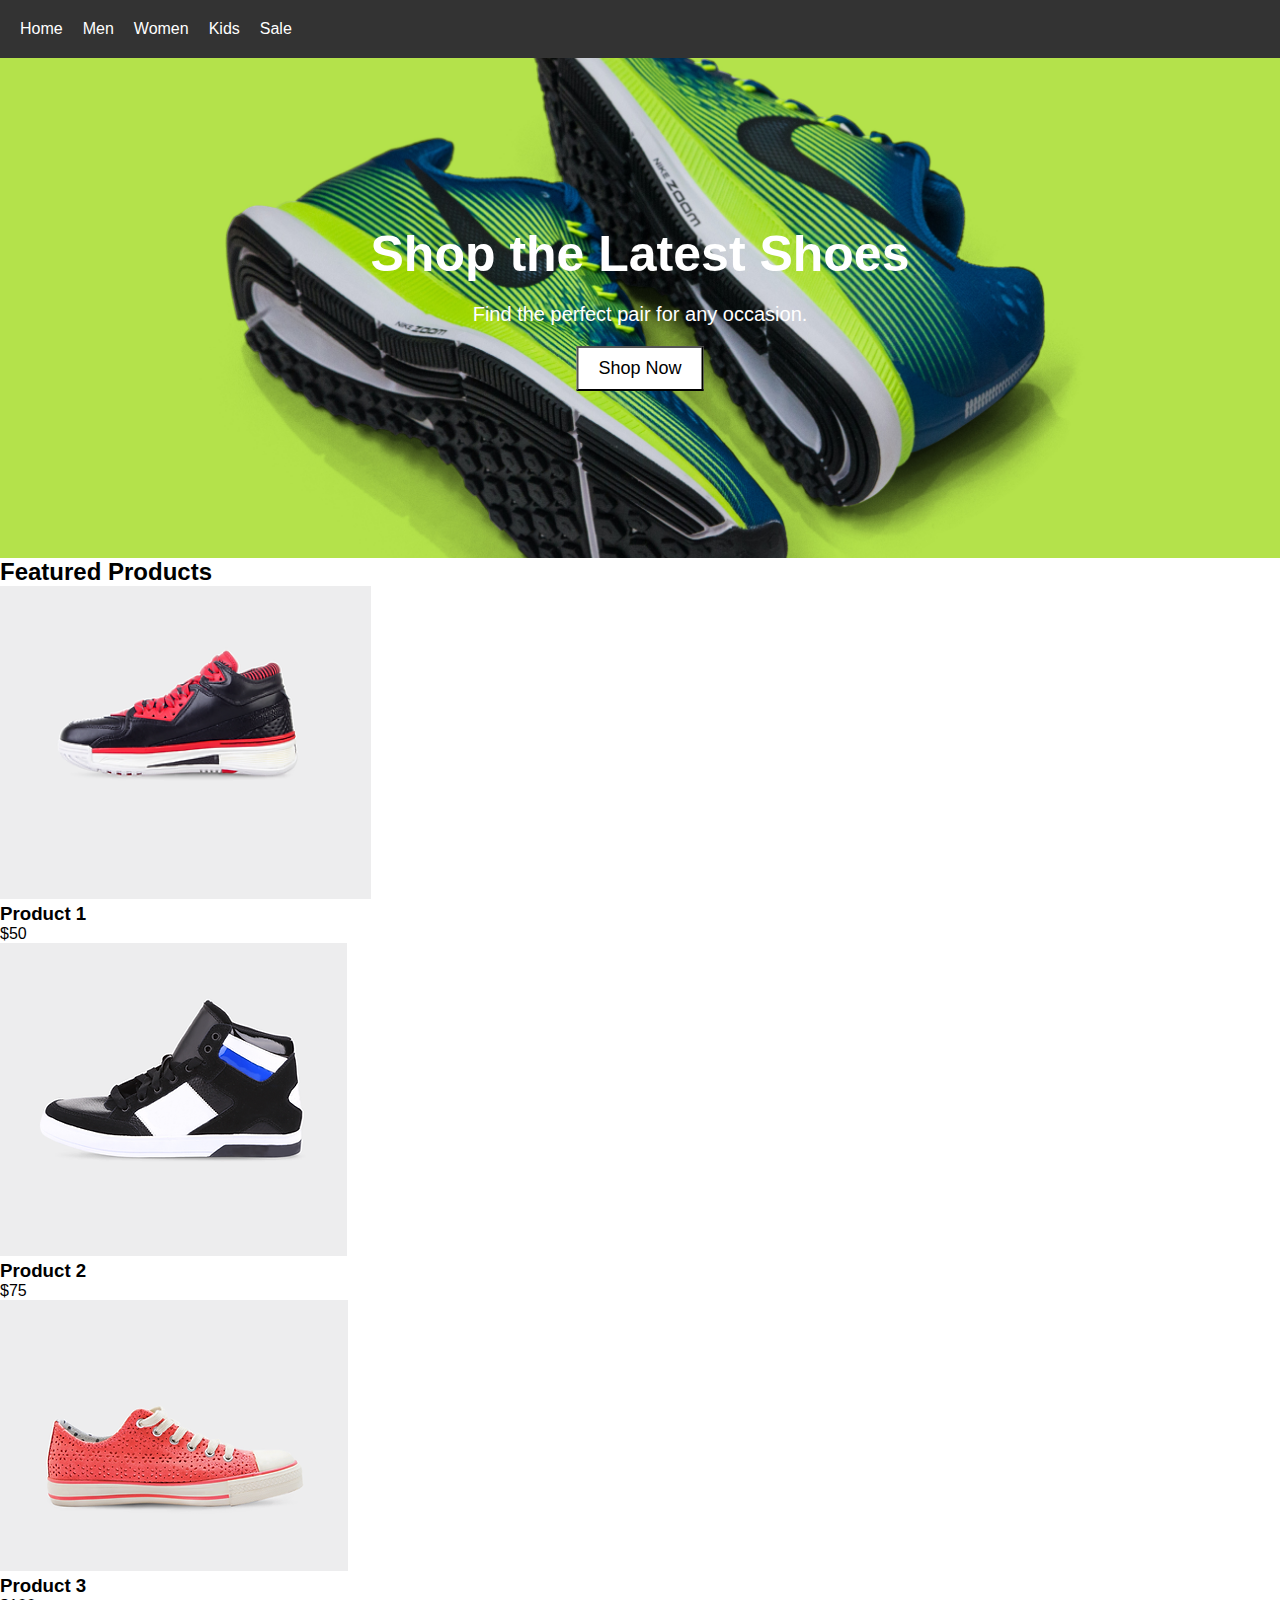
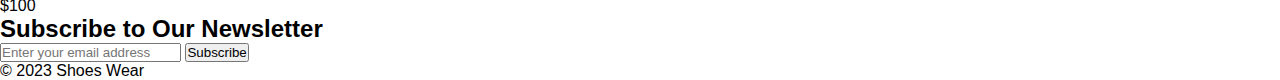
<file: Sync/Task 1/index.html>
<!DOCTYPE html>
<html>
  <head>
    <title>Shoes Wear </title>
    <link rel="stylesheet" type="text/css" href="style.css">
  </head>
  <body>
    <header>
      <nav>
        <ul>
          <li><a href="#">Home</a></li>
          <li><a href="#">Men</a></li>
          <li><a href="#">Women</a></li>
          <li><a href="#">Kids</a></li>
          <li><a href="#">Sale</a></li>
        </ul>
      </nav>
    </header>
    
    <div class="hero-image">
      <div class="hero-text">
        <h1>Shop the Latest Shoes</h1>
        <p>Find the perfect pair for any occasion.</p>
        <button>Shop Now</button>
      </div>
    </div>
    
    <section>
      <h2>Featured Products</h2>
      <div class="products">
        <div class="product">
          <img src="shoe1.png" alt="Product 1">
          <h3>Product 1</h3>
          <p>$50</p>
        </div>
        <div class="product">
          <img src="shoe2.png" alt="Product 2">
          <h3>Product 2</h3>
          <p>$75</p>
        </div>
        <div class="product">
          <img src="shoe3.png" alt="Product 3">
          <h3>Product 3</h3>
          <p>$100</p>
        </div>
      </div>
    </section>
    
    <section class="cta">
      <h2>Subscribe to Our Newsletter</h2>
      <form>
        <input type="email" placeholder="Enter your email address">
        <button type="submit">Subscribe</button>
      </form>
    </section>
    
    <footer>
      <p>&copy; 2023 Shoes Wear</p>
    </footer>
    
  </body>
</html>
</file>
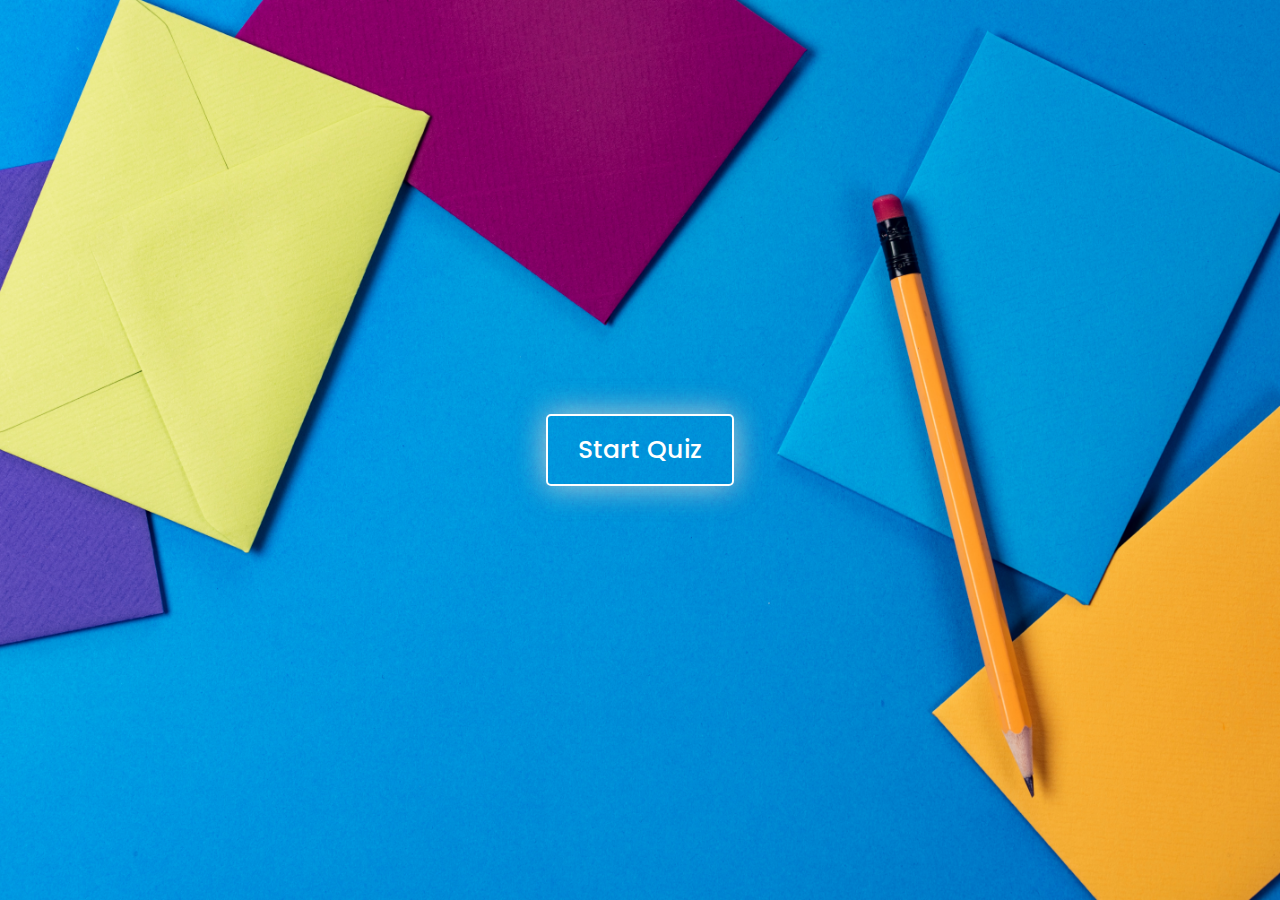
<file: Sync/Task 2/index.html>
<!DOCTYPE html>
<html lang="en">
<head>
    <meta charset="UTF-8">
    <meta name="viewport" content="width=device-width, initial-scale=1.0">
    <title>JS Quiz Application</title>
    <link rel="stylesheet" href="css/style.css">
    <link rel="stylesheet" href="https://cdnjs.cloudflare.com/ajax/libs/font-awesome/5.15.3/css/all.min.css"/>
</head>
<body>
    <div class="start_btn"><button>Start Quiz</button></div>

    <div class="info_box">
        <div class="info-title"><span>Rules of this Quiz</span></div>
        <div class="info-list">
            <div class="info">1. You will have only <span>15 seconds</span> per each question.</div>
            <div class="info">2. Once you select your answer, it can't be undone.</div>
            <div class="info">3. You can't select any option once time goes off.</div>
            <div class="info">4. You can't exit from the Quiz while you're playing.</div>
            <div class="info">5. You'll get points on the basis of your correct answers.</div>
        </div>
        <div class="buttons">
            <button class="quit">Exit Quiz</button>
            <button class="restart">Continue</button>
        </div>
    </div>

    <div class="quiz_box">
        <header>
            <div class="title">HTML Quiz</div>
            <div class="timer">
                <div class="time_left_txt">Time Left</div>
                <div class="timer_sec">15</div>
            </div>
            <div class="time_line"></div>
        </header>
        <section>
            <div class="que_text">
            </div>
            <div class="option_list">
            </div>
        </section>

        <footer>
            <div class="total_que">
            </div>
            <button class="next_btn">Next Que</button>
        </footer>
    </div>

    <div class="result_box">
        <div class="icon">
            <i class="fas fa-crown"></i>
        </div>
        <div class="complete_text">You've completed the Quiz!</div>
        <div class="score_text">
        </div>
        <div class="buttons">
            <button class="restart">Replay Quiz</button>
            <button class="quit">Quit Quiz</button>
        </div>
    </div>

    <script src="js/questions.js"></script>

    <script src="js/script.js"></script>

</body>
</html>
</html>
</file>
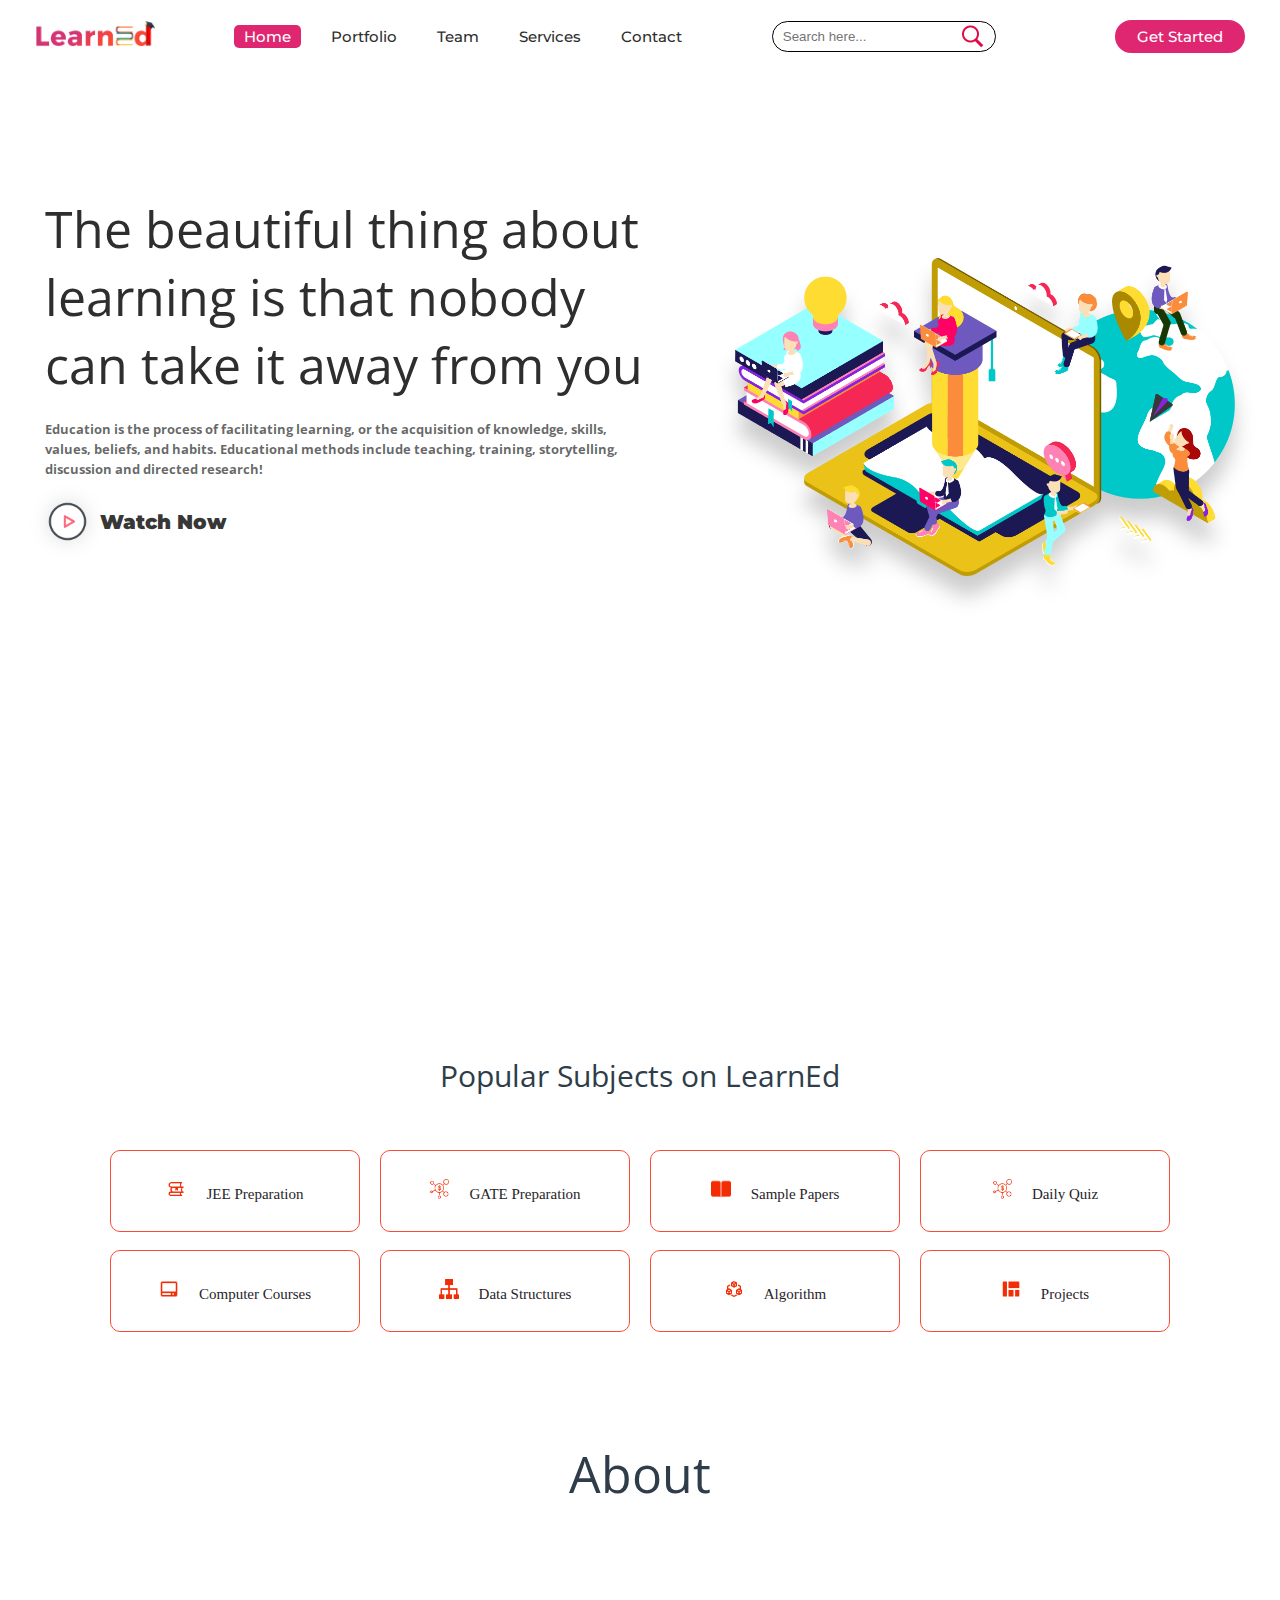
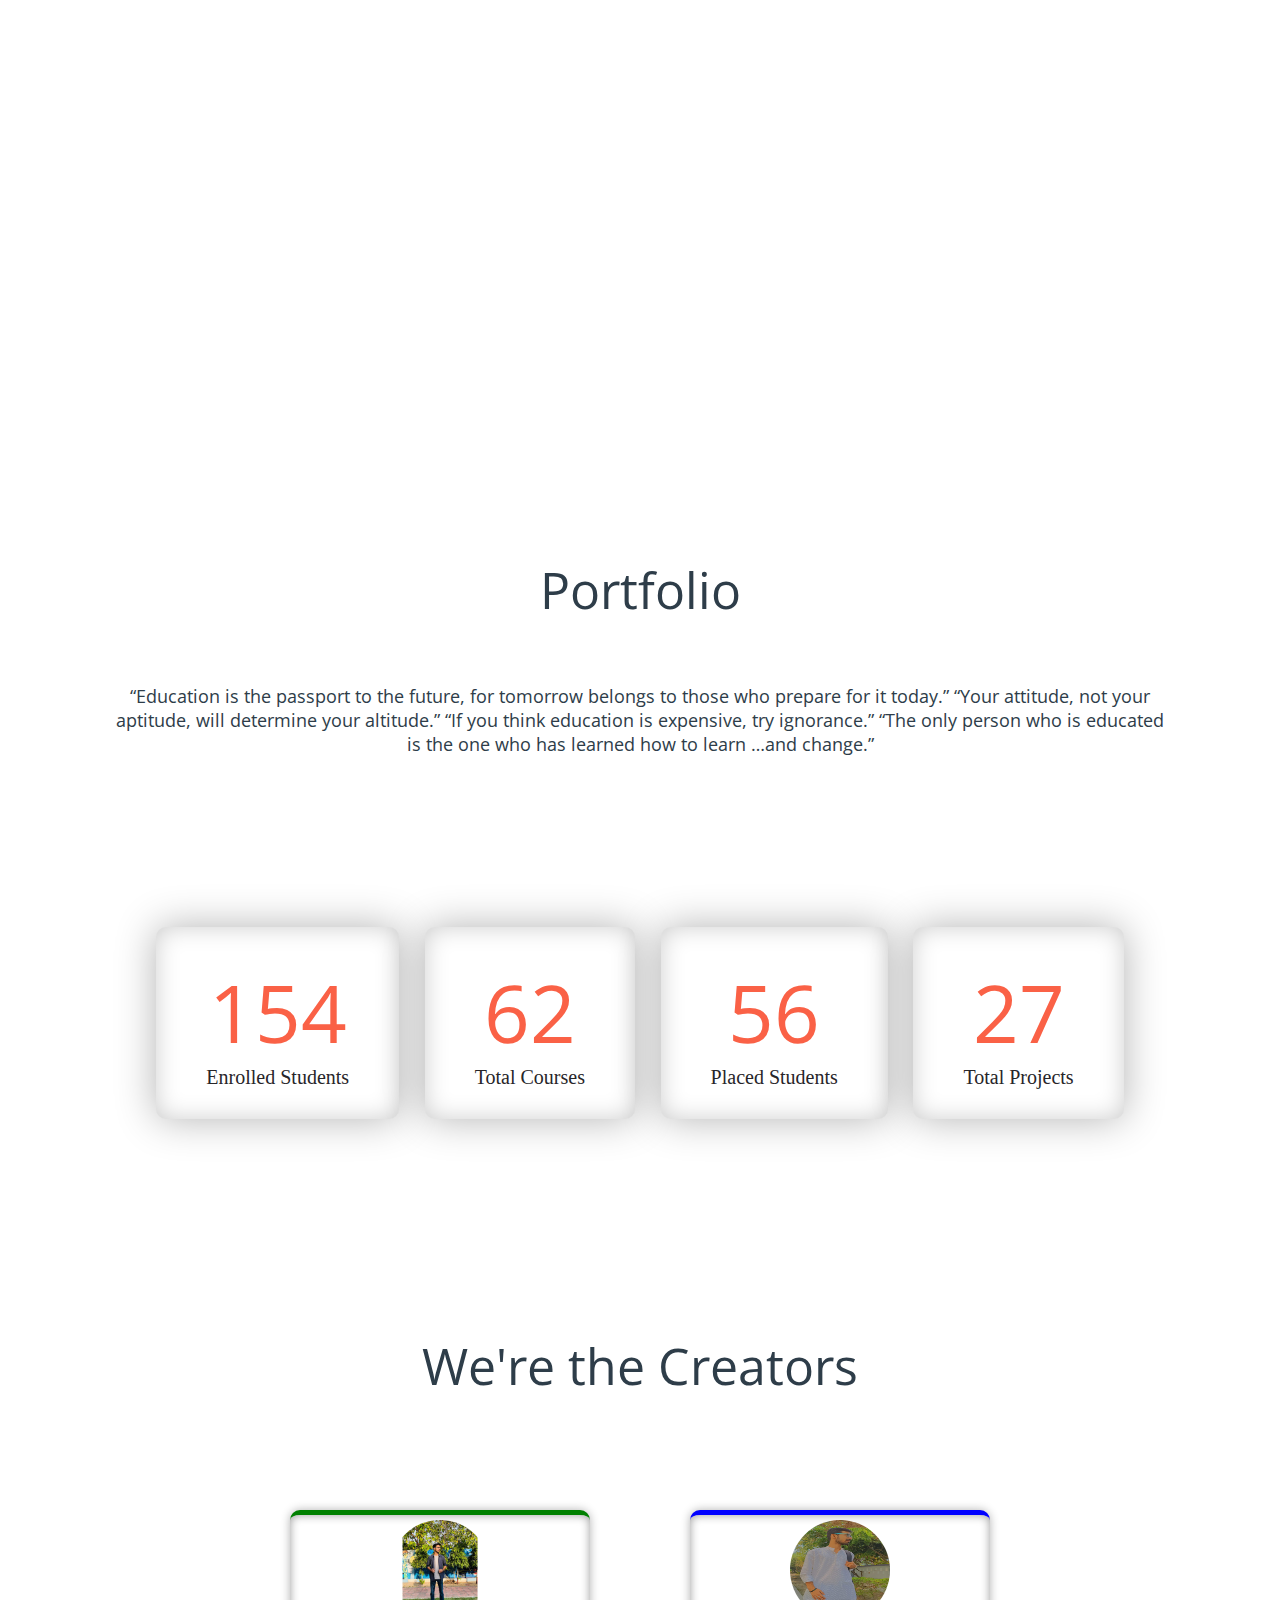
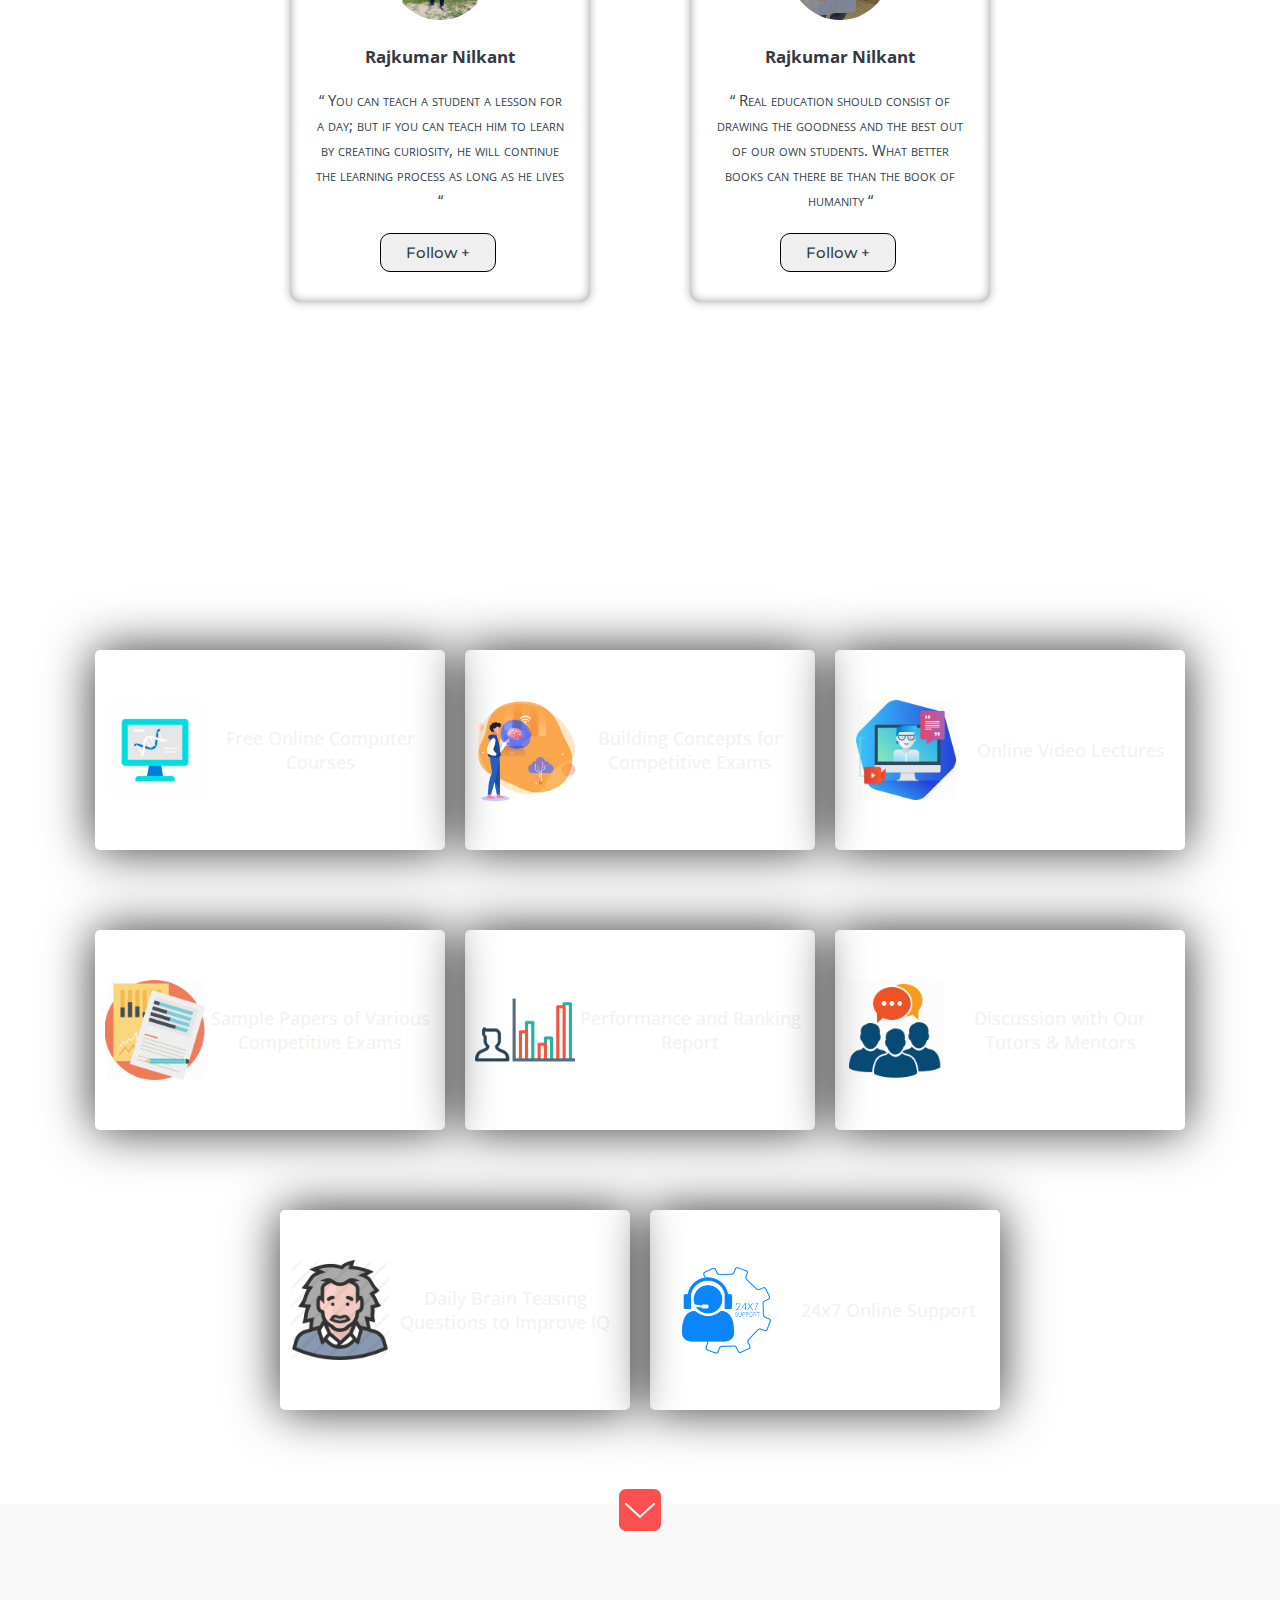
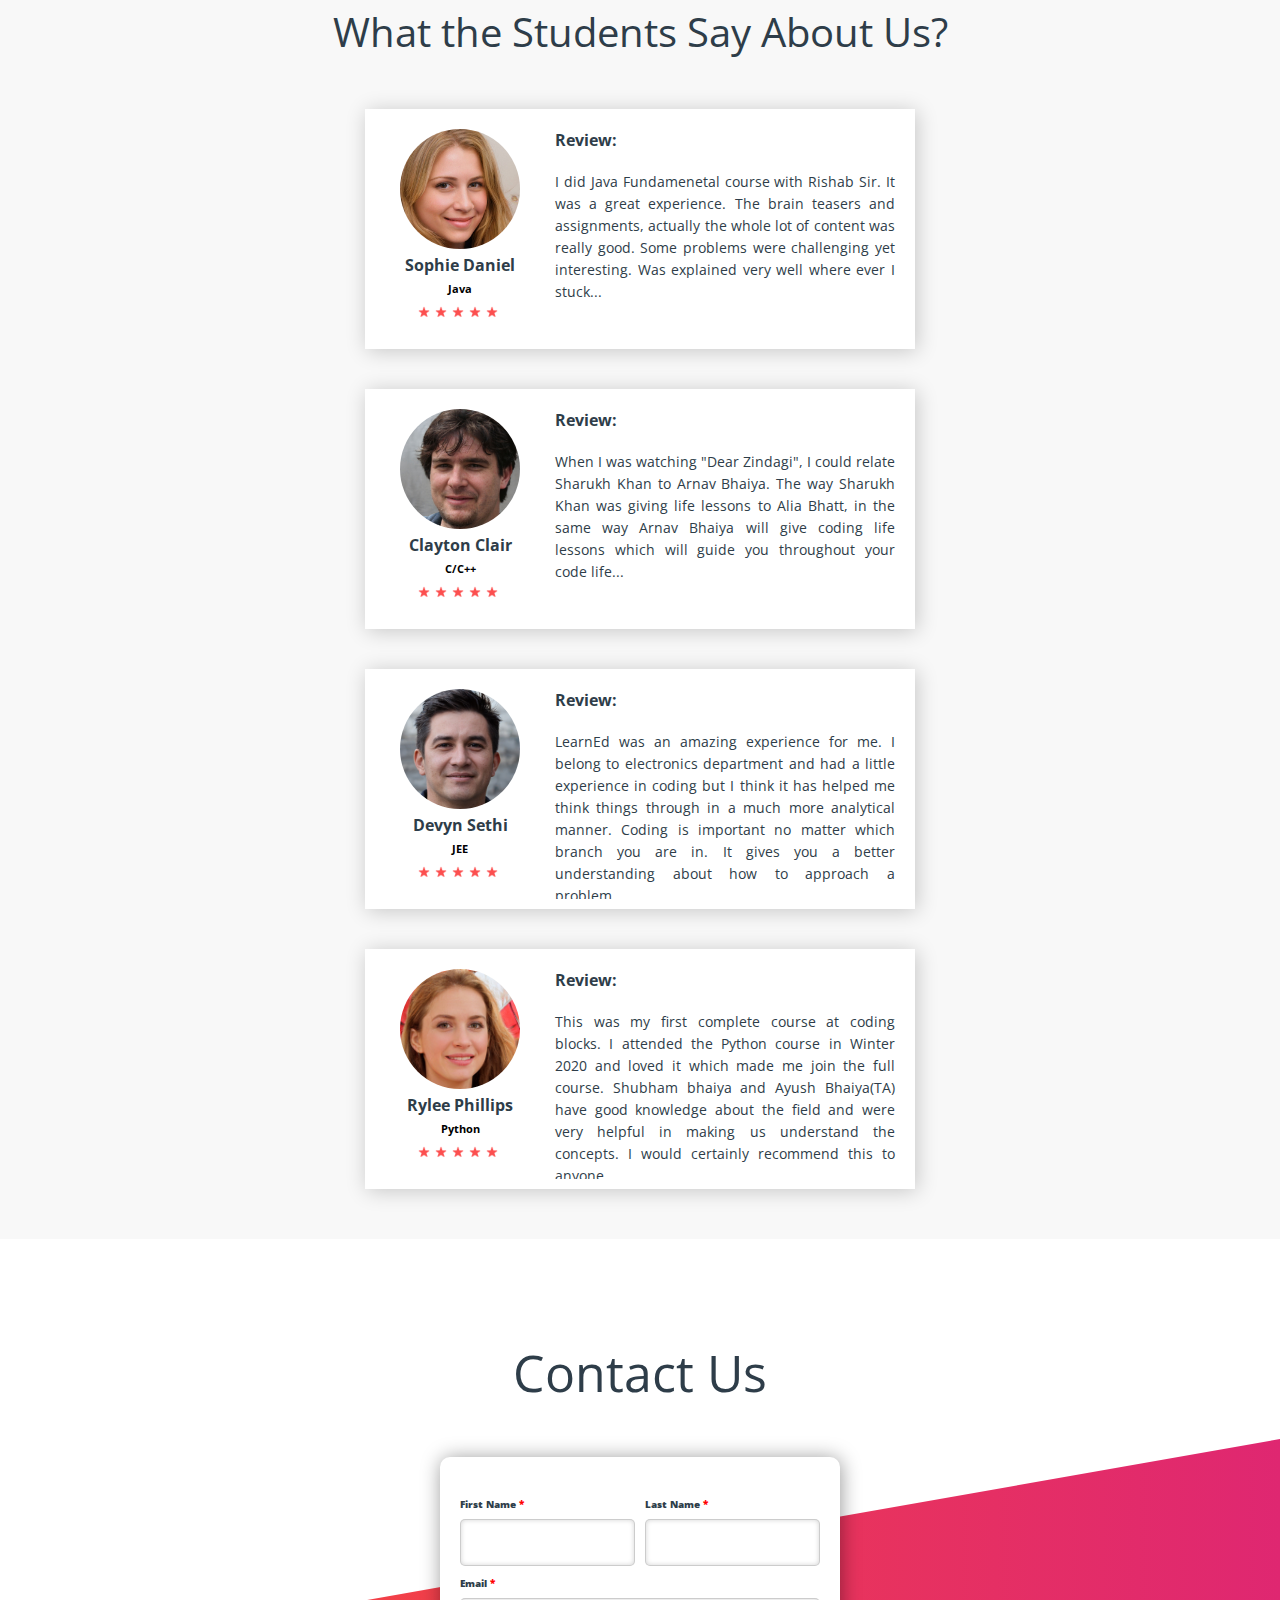
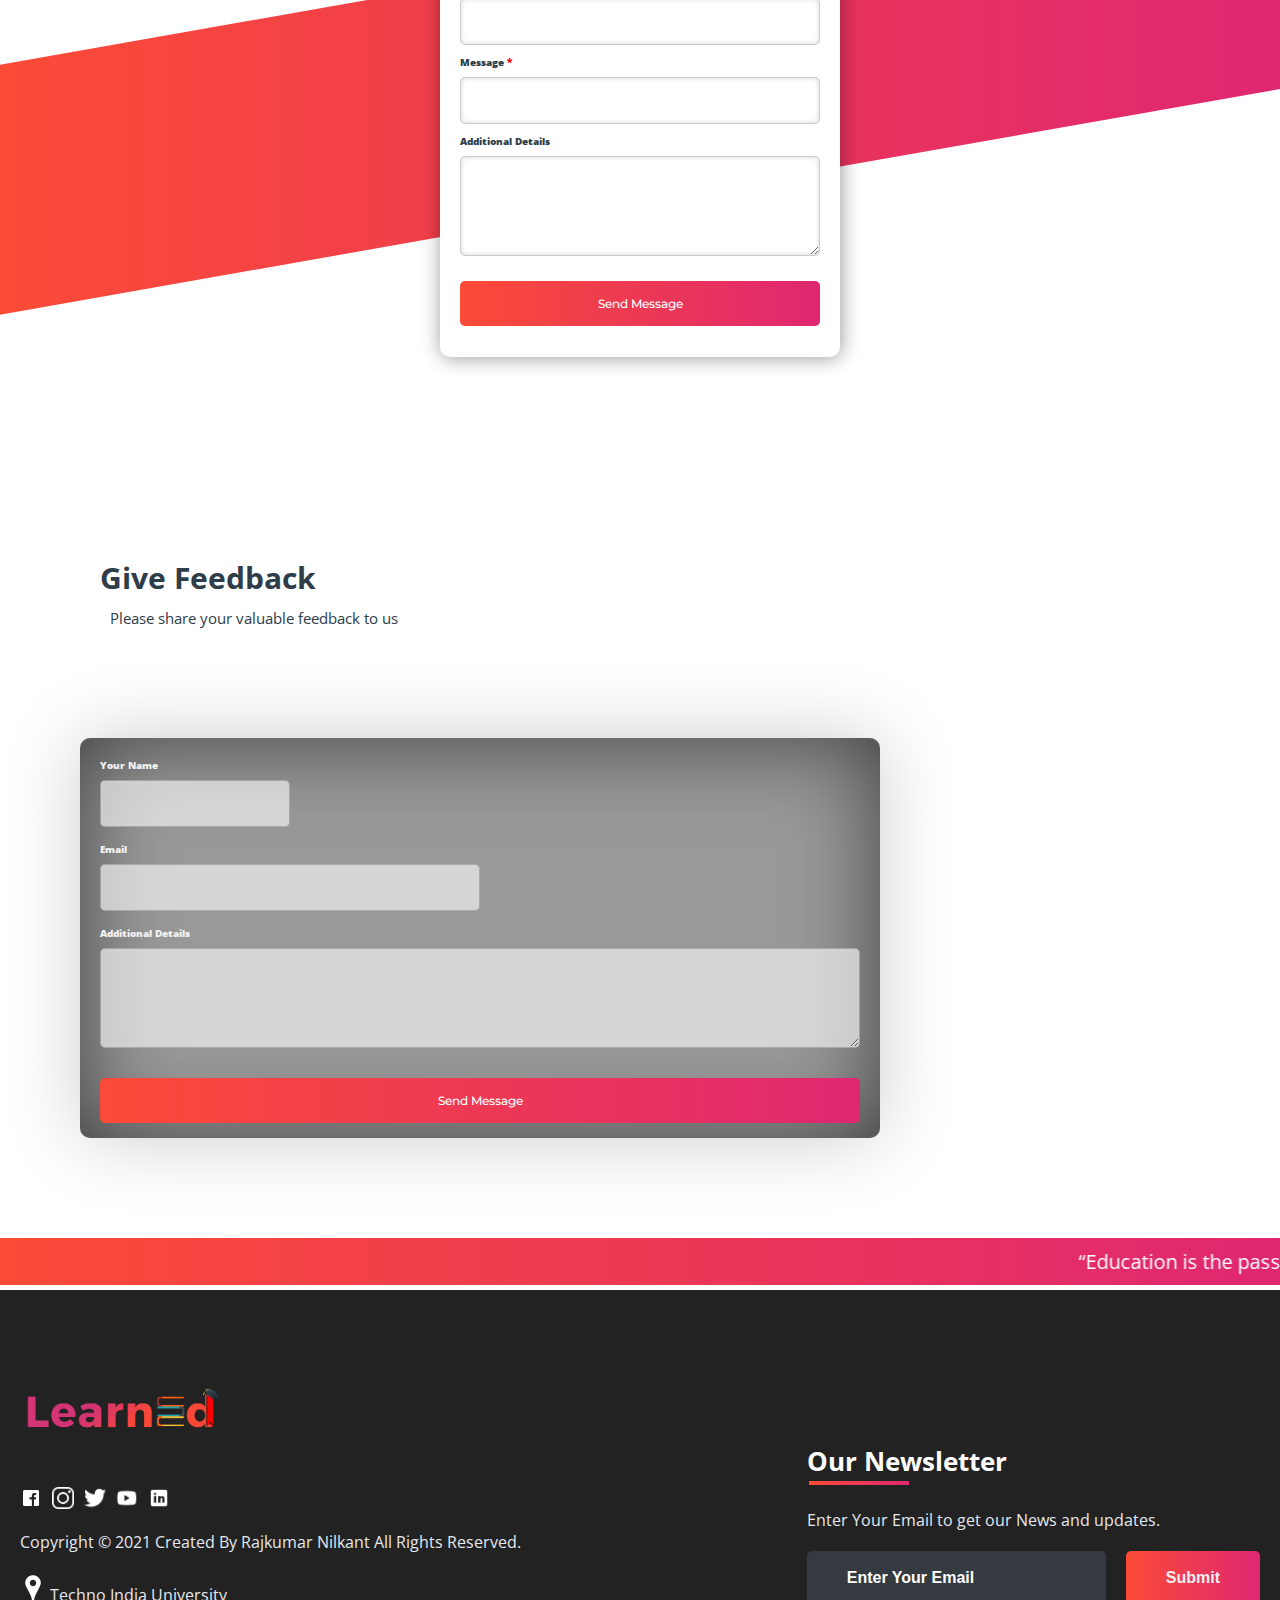
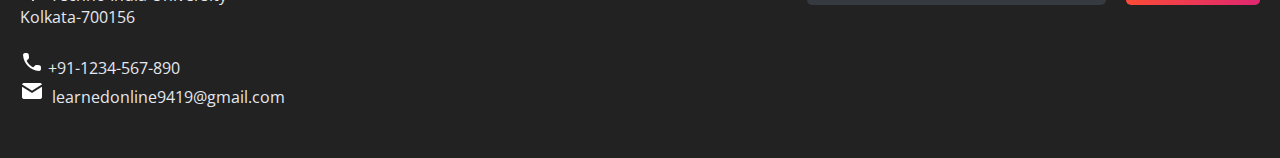
<file: Sync/Task 4/index.html>
<!DOCTYPE html>
<html>
<head>
	<link rel="shortcut icon" type="png" href="images/icon/favicon.png">
	<meta charset="utf-8">
	<meta http-equiv="X-UA-Comaptible" content="IE=edge">
	<title>LearnEd</title>
	<meta name="desciption" content="">
	<meta name="viewport" content="width=device-width, initial-scale=1">
	<link rel="stylesheet" type="text/css" href="style.css">
	<script type="text/javascript" src="script.js"></script>
	<script src="https://code.jquery.com/jquery-3.2.1.js"></script>
	<script>
		$(window).on('scroll', function(){
  			if($(window).scrollTop()){
  			  $('nav').addClass('black');
 			 }else {
 		   $('nav').removeClass('black');
 		 }
		})
	</script>
</head>
<body>
<!-- Navigation Bar -->
	<header id="header">
		<nav>
			<div class="logo"><img src="images/icon/logo.png" alt="logo"></div>
			<ul>
				<li><a class="active" href="">Home</a></li>
				<li><a href="#portfolio_section">Portfolio</a></li>
				<li><a href="#team_section">Team</a></li>
				<li><a href="#services_section">Services</a></li>
				<li><a href="#contactus_section">Contact</a></li>
			</ul>
			<div class="srch"><input type="text" class="search" placeholder="Search here..."><img src="images/icon/search.png" alt="search" onclick=slide()></div>
			<a class="get-started" href="login.html">Get Started</a>
			<img src="images/icon/menu.png" class="menu" onclick="sideMenu(0)" alt="menu">
		</nav>
		<div class="head-container">
			<div class="quote">
				<p>The beautiful thing about learning is that nobody can take it away from you</p>
				<h5>Education is the process of facilitating learning, or the acquisition of knowledge, skills, values, beliefs, and habits. Educational methods include teaching, training, storytelling, discussion and directed research!</h5>
				<div class="play">
					<img src="images/icon/play.png" alt="play"><span><a href="https://www.youtube.com/watch?v=KFyrgDO" target="_blank">Watch Now</a></span>
				</div>
			</div>
			<div class="svg-image">
				<img src="images/extra/svg1.jpg" alt="svg">
			</div>
		</div>
		<div class="side-menu" id="side-menu">
			<div class="close" onclick="sideMenu(1)"><img src="images/icon/close.png" alt=""></div>
			<div class="user">
				<img src="images/creator/raj1.jpg" alt="Username">
				<p>rajkumar</p>
			</div>
			<ul>
				<li><a href="#about_section">About</a></li>
				<li><a href="#portfolio_section">Portfolio</a></li>
				<li><a href="#team_section">Team</a></li>
				<li><a href="#services_section">Services</a></li>
				<li><a href="#contactus_section">Contact</a></li>
				<li><a href="#feedBACK">Feedback</a></li>
			</ul>
		</div>
	</header>


<!-- Some Popular Subjects -->
	<div class="title">
		<span>Popular Subjects on LearnEd</span>
	</div>
	<br><br>
	<div class="course">
		<center><div class="cbox">
		<div class="det"><a href="subjects/jee.html"><img src="images/courses/book.png">JEE Preparation</a></div>
		<div class="det"><a href="subjects/gate.html"><img src="images/courses/d1.png">GATE Preparation</a></div>
		<div class="det"><a href="subjects/jee.html#sample_papers"><img src="images/courses/paper.png">Sample Papers</a></div>
		<div class="det"><a href="subjects/quiz.html"><img src="images/courses/d1.png">Daily Quiz</a></div>
		</div></center>
		<div class="cbox">
		<div class="det"><a href="subjects/computer_courses.html"><img src="images/courses/computer.png">Computer Courses</a></div>
		<div class="det"><a href="subjects/computer_courses.html#data"><img src="images/courses/data.png">Data Structures</a></div>
		<div class="det"><a href="subjects/computer_courses.html#algo"><img src="images/courses/algo.png">Algorithm</a></div>
		<div class="det det-last"><a href="subjects/computer_courses.html#projects"><img src="images/courses/projects.png">Projects</a></div>
		</div>
	</div>

	
<!-- ABOUT -->
	<div class="diffSection" id="about_section">
		<center><p style="font-size: 50px; padding: 100px">About</p></center>
		<div class="about-content">
				<div class="side-image">
					<img class="sideImage" src="images/extra/e3.jpg">
				</div>
				<div class="side-text">
					<h2>What you think about us ?</h2>
					<p>Education is the process of facilitating learning, or the acquisition of knowledge, skills, values, beliefs, and habits. Educational methods include teaching, training, storytelling, discussion and directed research.<br> Educational website can include websites that have games, videos or topic related resources that act as tools to enhance learning and supplement classroom teaching. These websites help make the process of learning entertaining and attractive to the student, especially in today's age. <br>Using HTML(HyperText Markup Language), CSS(Cascading Style Sheet), JavaScript, we can make learning more easier and in a interesting way.</p>
				</div>
		</div>
	</div>


<!-- PORTFOLIO -->
	<div class="diffSection" id="portfolio_section">
		<center><p style="font-size: 50px; padding: 100px; padding-bottom: 40px;">Portfolio</p></center>
		<div class="content">
			<p>
				“Education is the passport to the future, for tomorrow belongs to those who prepare for it today.” “Your attitude, not your aptitude, will determine your altitude.” “If you think education is expensive, try ignorance.” “The only person who is educated is the one who has learned how to learn …and change.”
			</p>
		</div>
	</div>
	<div class="extra">
		<p>We're increasing this data every year</p>
		<div class="smbox">
		<span><center><div class="data">154</div><div class="det">Enrolled Students</div></center></span>
		<span><center><div class="data">62</div><div class="det">Total Courses</div></center></span>
		<span><center><div class="data">56</div><div class="det">Placed Students</div></center></span>
		<span><center><div class="data">27</div><div class="det">Total Projects</div></center></span>
		</div>
	</div>


<!-- TEAM -->
	<div class="diffSection" id="team_section">
		<center><p style="font-size: 50px; padding-top: 100px; padding-bottom: 60px;">We're the Creators</p></center>
		<div class="totalcard">
			<div class="card">
				<center><img src="images/creator/raj1.jpg"></center>
				<center><div class="card-title">Rajkumar Nilkant</div>
				<div id="detail">
					<p>“ You can teach a student a lesson for a day; but if you can teach him to learn by creating curiosity, he will continue the learning process as long as he lives “</p>
					<div class="duty"></div>
					<a href="https://www.linkedin.com/in/rajkumar-nilkant-8b3775a0" target="_blank"><button class="btn-roshan">Follow +</button></a>
				</div>
				</center>
			</div>
			<div class="card">
				<center><img src="images/creator/raj2.jpg"></center>
				<center><div class="card-title">Rajkumar Nilkant</div>
				<div id="detail">
					<p>“ Real education should consist of drawing the goodness and the best out of our own students. What better books can there be than the book of humanity “</p>
					<div class="duty"></div>
					<a href="https://www.linkedin.com/in/rajkumar-nilkant-8b3775a0" target="_blank"><button class="btn-akhil">Follow +</button></a>
				</div>
				</center>
			</div>
		</div>
	</div>


<!-- SERVICES -->
	<div class="service-swipe">
		<div class="diffSection" id="services_section">
		<center><p style="font-size: 50px; padding: 100px; padding-bottom: 40px; color: #fff;">Services</p></center>
		</div>
		<a href="subjects/computer_courses.html"><div class="s-card"><img src="images/icon/computer-courses.png"><p>Free Online Computer Courses</p></div></a>
		<a href="subjects/jee.html"><div class="s-card"><img src="images/icon/brainbooster.png"><p>Building Concepts for Competitive Exams</p></div></a>
		<a href="#"><div class="s-card"><img src="images/icon/online-tutorials.png"><p>Online Video Lectures</p></div></a>
		<a href="subjects/jee.html#sample_papers"><div class="s-card"><img src="images/icon/papers.jpg"><p>Sample Papers of Various Competitive Exams</p></div></a>
		<a href="#"><div class="s-card"><img src="images/icon/p3.png"><p>Performance and Ranking Report</p></div></a>
		<a href="#contactus_section"><div class="s-card"><img src="images/icon/discussion.png"><p>Discussion with Our Tutors & Mentors</p></div></a>
		<a href="subjects/quiz.html"><div class="s-card"><img src="images/icon/q1.png"><p>Daily Brain Teasing Questions to Improve IQ</p></div></a>
		<a href="#contactus_section"><div class="s-card"><img src="images/icon/help.png"><p>24x7 Online Support</p></div></a>
	</div>

<!-- Reviews by Students -->
<div id="makeitfull">
	<a href="#review_section"><img src="images/icon/makeitfull.png"></a>
</div>
<div class="review">
	<div class="diffSection" id="review_section">
		<center><p style="font-size: 40px; padding: 100px; padding-bottom: 40px; color: #2E3D49;">What the Students Say About Us?</p></center>
	</div>
	<div class="rev-container">
		<div class="rev-card">
			<div class="identity">
				<img src="images/creator/humanNotExist1.jpg"><p>Sophie Daniel</p>
				<h6>Java</h6>
				<div class="rating"><img src="images/icon/star.png"><img src="images/icon/star.png"><img src="images/icon/star.png"><img src="images/icon/star.png"><img src="images/icon/star.png"></div>
			</div>
			<div class="rev-cont">
				<p id="title">Review:</p>
				<p id="content">
					I did Java Fundamenetal course with Rishab Sir. It was a great experience. The brain teasers and assignments, actually the whole lot of content was really good. Some problems were challenging yet interesting. Was explained very well where ever I stuck...
				</p>
			</div>
		</div>
		<div class="rev-card">
			<div class="identity">
				<img src="images/creator/humanNotExist2.jpg"><p>Clayton Clair</p>
				<h6>C/C++</h6>
				<div class="rating"><img src="images/icon/star.png"><img src="images/icon/star.png"><img src="images/icon/star.png"><img src="images/icon/star.png"><img src="images/icon/star.png"></div>
			</div>
			<div class="rev-cont">
				<p id="title">Review:</p>
				<p id="content">
					When I was watching "Dear Zindagi", I could relate Sharukh Khan to Arnav Bhaiya. The way Sharukh Khan was giving life lessons to Alia Bhatt, in the same way Arnav Bhaiya will give coding life lessons which will guide you throughout your code life...
				</p>
			</div>
		</div>
		<div class="rev-card">
			<div class="identity">
				<img src="images/creator/humanNotExist3.jpg"><p>Devyn Sethi</p>
				<h6>JEE</h6>
				<div class="rating"><img src="images/icon/star.png"><img src="images/icon/star.png"><img src="images/icon/star.png"><img src="images/icon/star.png"><img src="images/icon/star.png"></div>
			</div>
			<div class="rev-cont">
				<p id="title">Review:</p>
				<p id="content">
					LearnEd was an amazing experience for me. I belong to electronics department and had a little experience in coding but I think it has helped me think things through in a much more analytical manner. Coding is important no matter which branch you are in. It gives you a better understanding about how to approach a problem...
				</p>
			</div>
		</div>
		<div class="rev-card">
			<div class="identity">
				<img src="images/creator/humanNotExist4.jpg"><p>Rylee Phillips</p>
				<h6>Python</h6>
				<div class="rating"><img src="images/icon/star.png"><img src="images/icon/star.png"><img src="images/icon/star.png"><img src="images/icon/star.png"><img src="images/icon/star.png"></div>
			</div>
			<div class="rev-cont">
				<p id="title">Review:</p>
				<p id="content">
					This was my first complete course at coding blocks. I attended the Python course in Winter 2020 and loved it which made me join the full course. Shubham bhaiya and Ayush Bhaiya(TA) have good knowledge about the field and were very helpful in making us understand the concepts. I would certainly recommend this to anyone...
				</p>
			</div>
		</div>
	</div>
</div>

<!-- CONTACT US -->
	<div class="diffSection" id="contactus_section">
		<center><p style="font-size: 50px; padding: 100px">Contact Us</p></center>
		<div class="csec"></div>
		<div class="back-contact">
			<div class="cc">
			<form action="mailto:rknilkant@gmail.com" method="post" enctype="text/plain">
				<label>First Name <span class="imp">*</span></label><label style="margin-left: 185px">Last Name <span class="imp">*</span></label><br>
				<center>
				<input type="text" name="" style="margin-right: 10px; width: 175px" required="required"><input type="text" name="lname" style="width: 175px" required="required"><br>
				</center>
				<label>Email <span class="imp">*</span></label><br>
				<input type="email" name="mail" style="width: 100%" required="required"><br>
				<label>Message <span class="imp">*</span></label><br>
				<input type="text" name="message" style="width: 100%" required="required"><br>
				<label>Additional Details</label><br>
				<textarea name="addtional"></textarea><br>
				<button type="submit" id="csubmit">Send Message</button>
			</form>
			</div>
		</div>
	</div>


<!-- FEEDBACK -->
	<div class="title2" id="feedBACK">
		<span>Give Feedback</span>
		<div class="shortdesc2">
			<p>Please share your valuable feedback to us</p>
		</div>
	</div>

	<div class="feedbox">
		<div class="feed">
			<form action="mailto:rknilkant@gmail.com" method="post" enctype="text/plain">
				<label>Your Name</label><br>
				<input type="text" name="" class="fname" required="required"><br>
				<label>Email</label><br>
				<input type="email" name="mail" required="required"><br>
				<label>Additional Details</label><br>
				<textarea name="addtional"></textarea><br>
				<button type="submit" id="csubmit">Send Message</button>
			</form>
		</div>
	</div>

<!-- Sliding Information -->
	<marquee style="background: linear-gradient(to right, #FA4B37, #DF2771); margin-top: 50px;" direction="left" onmouseover="this.stop()" onmouseout="this.start()" scrollamount="20"><div class="marqu">“Education is the passport to the future, for tomorrow belongs to those who prepare for it today.” “Your attitude, not your aptitude, will determine your altitude.” “If you think education is expensive, try ignorance.” “The only person who is educated is the one who has learned how to learn …and change.”</div></marquee>

<!-- FOOTER -->
	<footer>
		<div class="footer-container">
			<div class="left-col">
				<img src="images/icon/logo - Copy.png" style="width: 200px;">
				<div class="logo"></div>
				<div class="social-media">
					<a href="#"><img src="images/icon\fb.png"></a>
					<a href="#"><img src="images/icon\insta.png"></a>
					<a href="#"><img src="images/icon\tt.png"></a>
					<a href="#"><img src="images/icon\ytube.png"></a>
					<a href="#"><img src="images/icon\linkedin.png"></a>
				</div><br><br>
				<p class="rights-text">Copyright © 2021 Created By Rajkumar Nilkant All Rights Reserved.</p>
				<br><p><img src="images/icon/location.png"> Techno India University<br> Kolkata-700156</p><br>
				<p><img src="images/icon/phone.png"> +91-1234-567-890<br><img src="images/icon/mail.png">&nbsp; learnedonline9419@gmail.com</p>
			</div>
			<div class="right-col">
				<h1 style="color: #fff">Our Newsletter</h1>
				<div class="border"></div><br>
				<p>Enter Your Email to get our News and updates.</p>
				<form class="newsletter-form">
					<input class="txtb" type="email" placeholder="Enter Your Email">
					<input class="btn" type="submit" value="Submit">
				</form>
			</div>
		</div>
	</footer>

</body>
</html>
</file>
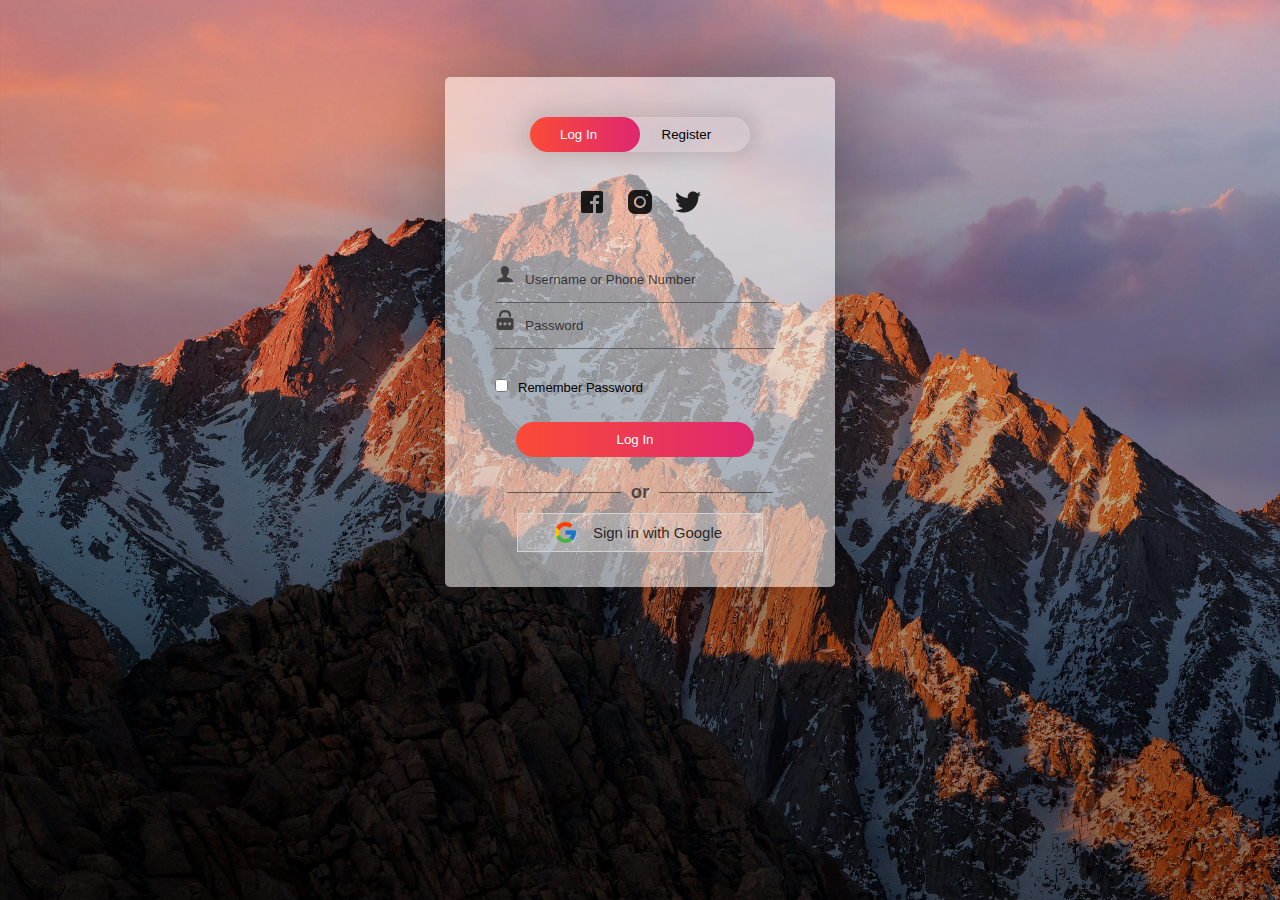
<file: Sync/Task 4/login.html>
<!DOCTYPE html>
<html>
<head>
	<link rel="shortcut icon" type="png" href="images/icon/favicon.png">
	<title>Login SignUp</title>
	<link rel="stylesheet" type="text/css" href="loginStyle.css">
	<script src="https://ajax.googleapis.com/ajax/libs/jquery/3.4.1/jquery.min.js"></script>

  <!-- It will redirect to the Home Page after submitting the form -->
  <script>
  $(document).ready(function(){
    $("form").submit(function(){
      alert("Great Job !");
    });
  });
  </script>
</head>
<body>
		<div class="form-box">
			<div class="button-box">
				<div id="btn"></div>
				<button type="button" class="toggle-btn" id="log" onclick="login()" style="color: #fff;">Log In</button>
				<button type="button" class="toggle-btn" id="reg" onclick="register()">Register</button>
			</div>
			<div class="social-icons">
				<img src="images/icon/fb2.png">
				<img src="images/icon/insta2.png">
				<img src="images/icon/tt2.png">
			</div>
			
			<!-- Login Form -->
			<form id="login" class="input-group" action="index.html">
				<div class="inp">
					<img src="images/icon/user.png"><input type="text" id="email" class="input-field" placeholder="Username or Phone Number" style="width: 88%; border:none;" required="required">
				</div>
				<div class="inp">
					<img src="images/icon/password.png"><input type="password" id="password" class="input-field" placeholder="Password" style="width: 88%; border: none;" required="required">
				</div>
				<input type="checkbox" class="check-box">Remember Password
				<button type="submit" class="submit-btn">Log In</button>
			</form>


			<div class="other" id="other">
				<div class="instead">
					<h3>or</h3>
				</div>
				<button class="connect" onclick="google()">
					<img src="images/icon/google.png"><span>Sign in with Google</span>
				</button>
			</div>
			
			<!-- Registration Form -->
			<form id="register" class="input-group">
				<input type="text" class="input-field" placeholder="Full Name" required="required">
				<input type="email" class="input-field" placeholder="Email Address" required="required">
				<input type="password" class="input-field" placeholder="Create Password" name="psame" required="required">
				<input type="password" class="input-field" placeholder="Confirm Password" name="psame" required="required">
				<input type="checkbox" class="check-box" id="chkAgree" onclick="goFurther()">I agree to the Terms & Conditions
				<button type="submit" id="btnSubmit" class="submit-btn reg-btn">Register</button>
			</form>
		</div>
		<script type="text/javascript" src="script.js"></script>
</body>
</html>
</file>
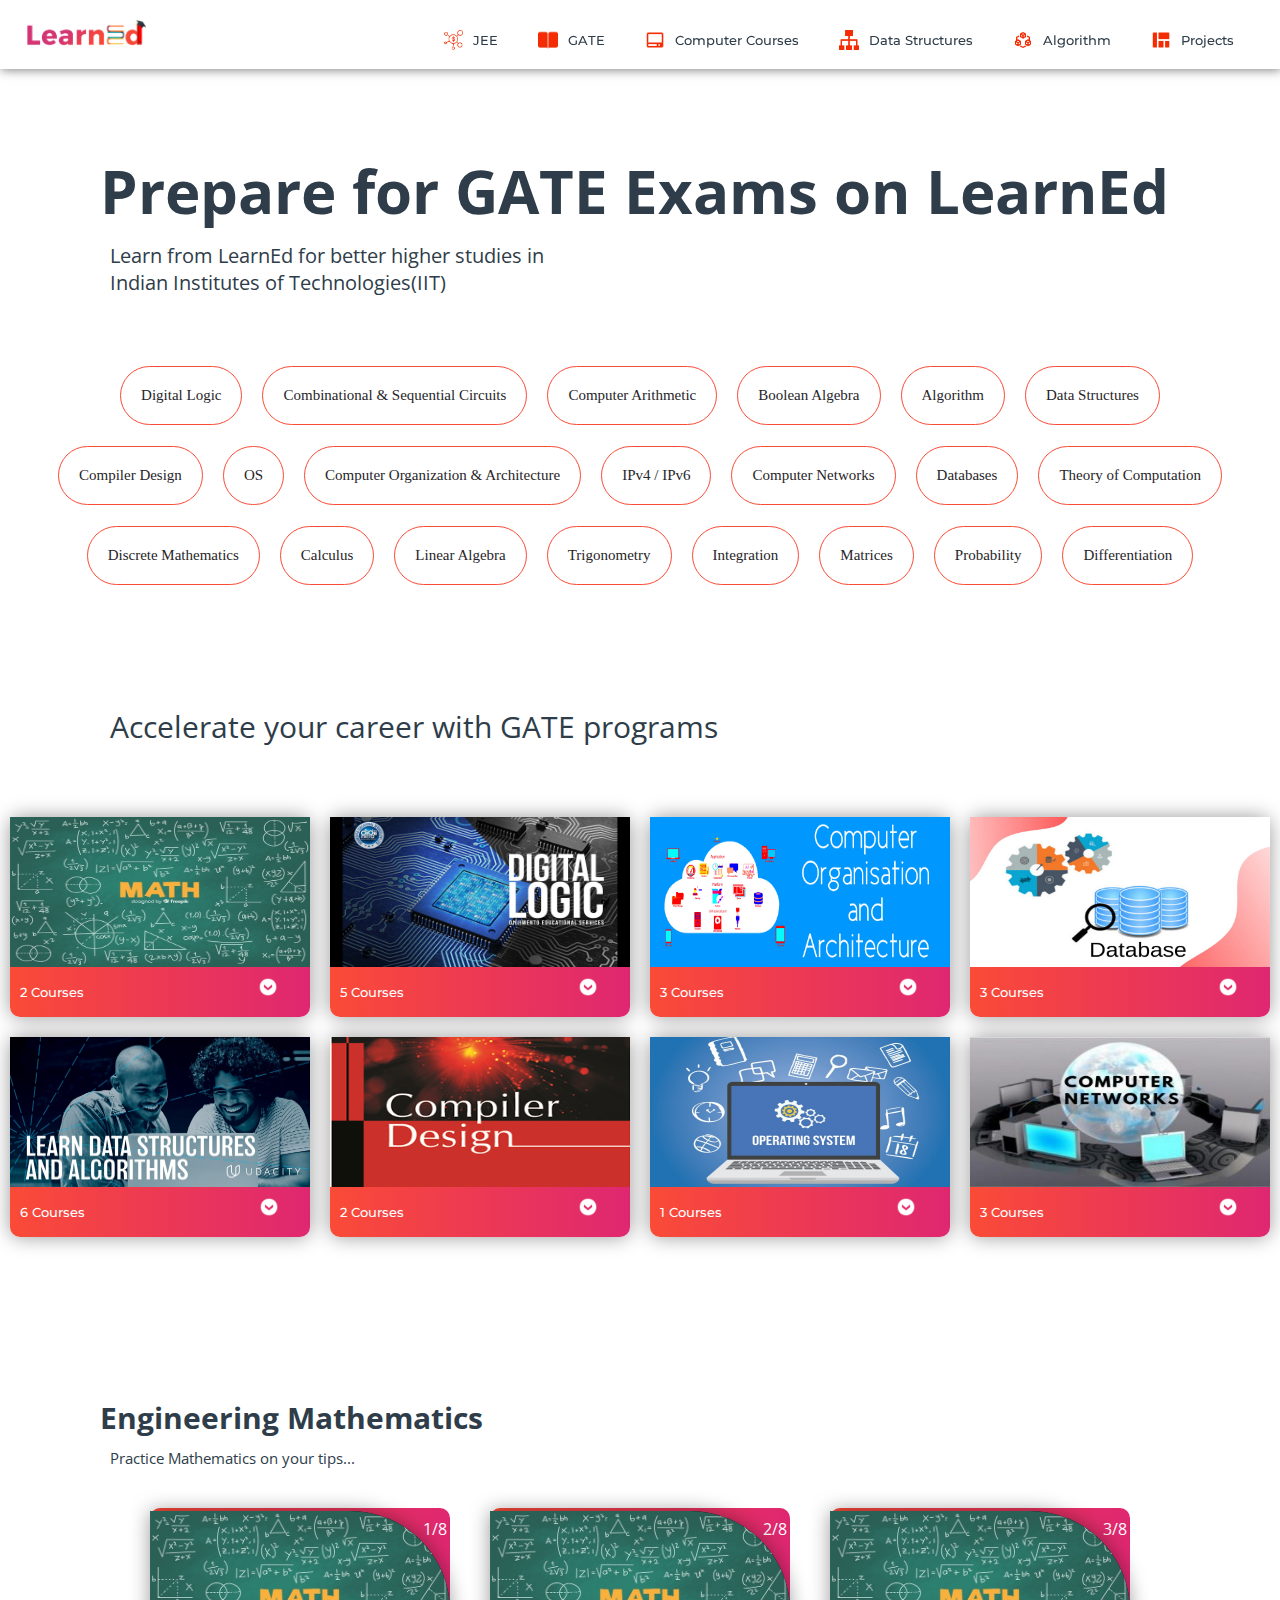
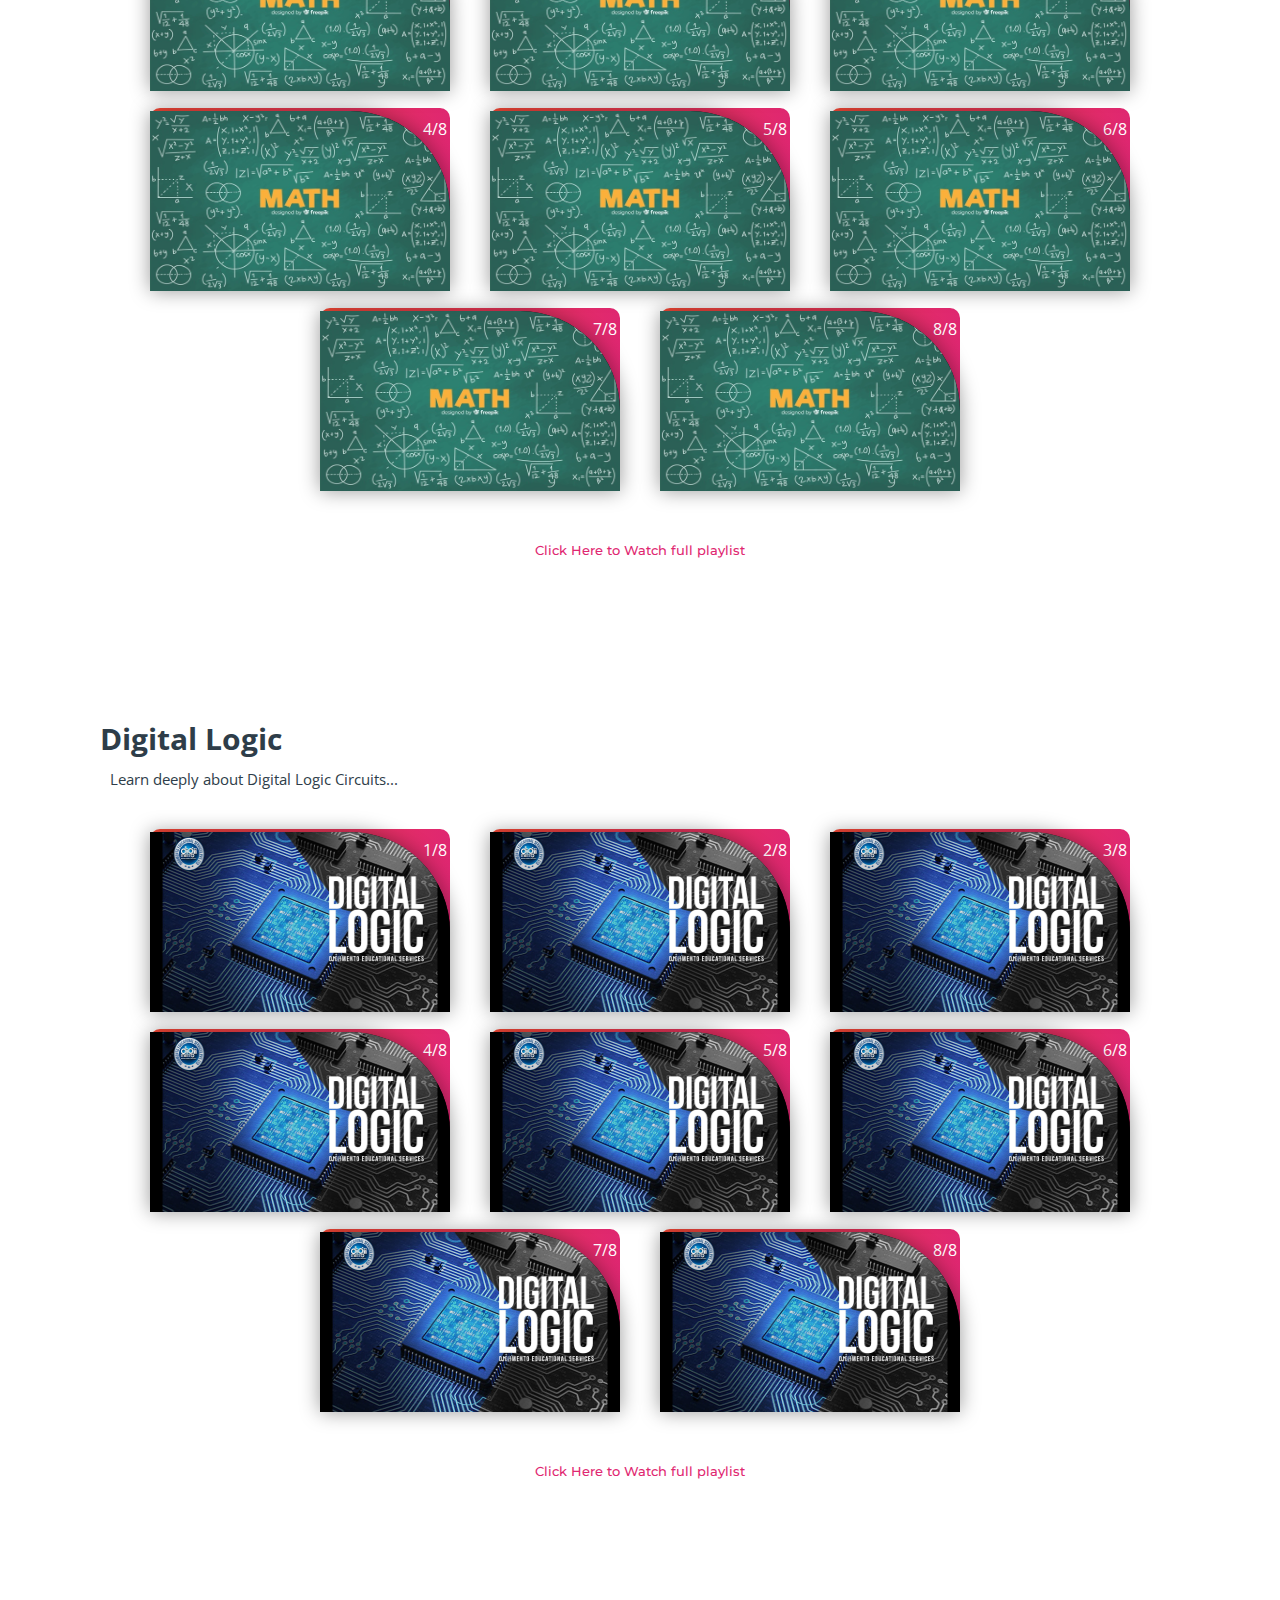
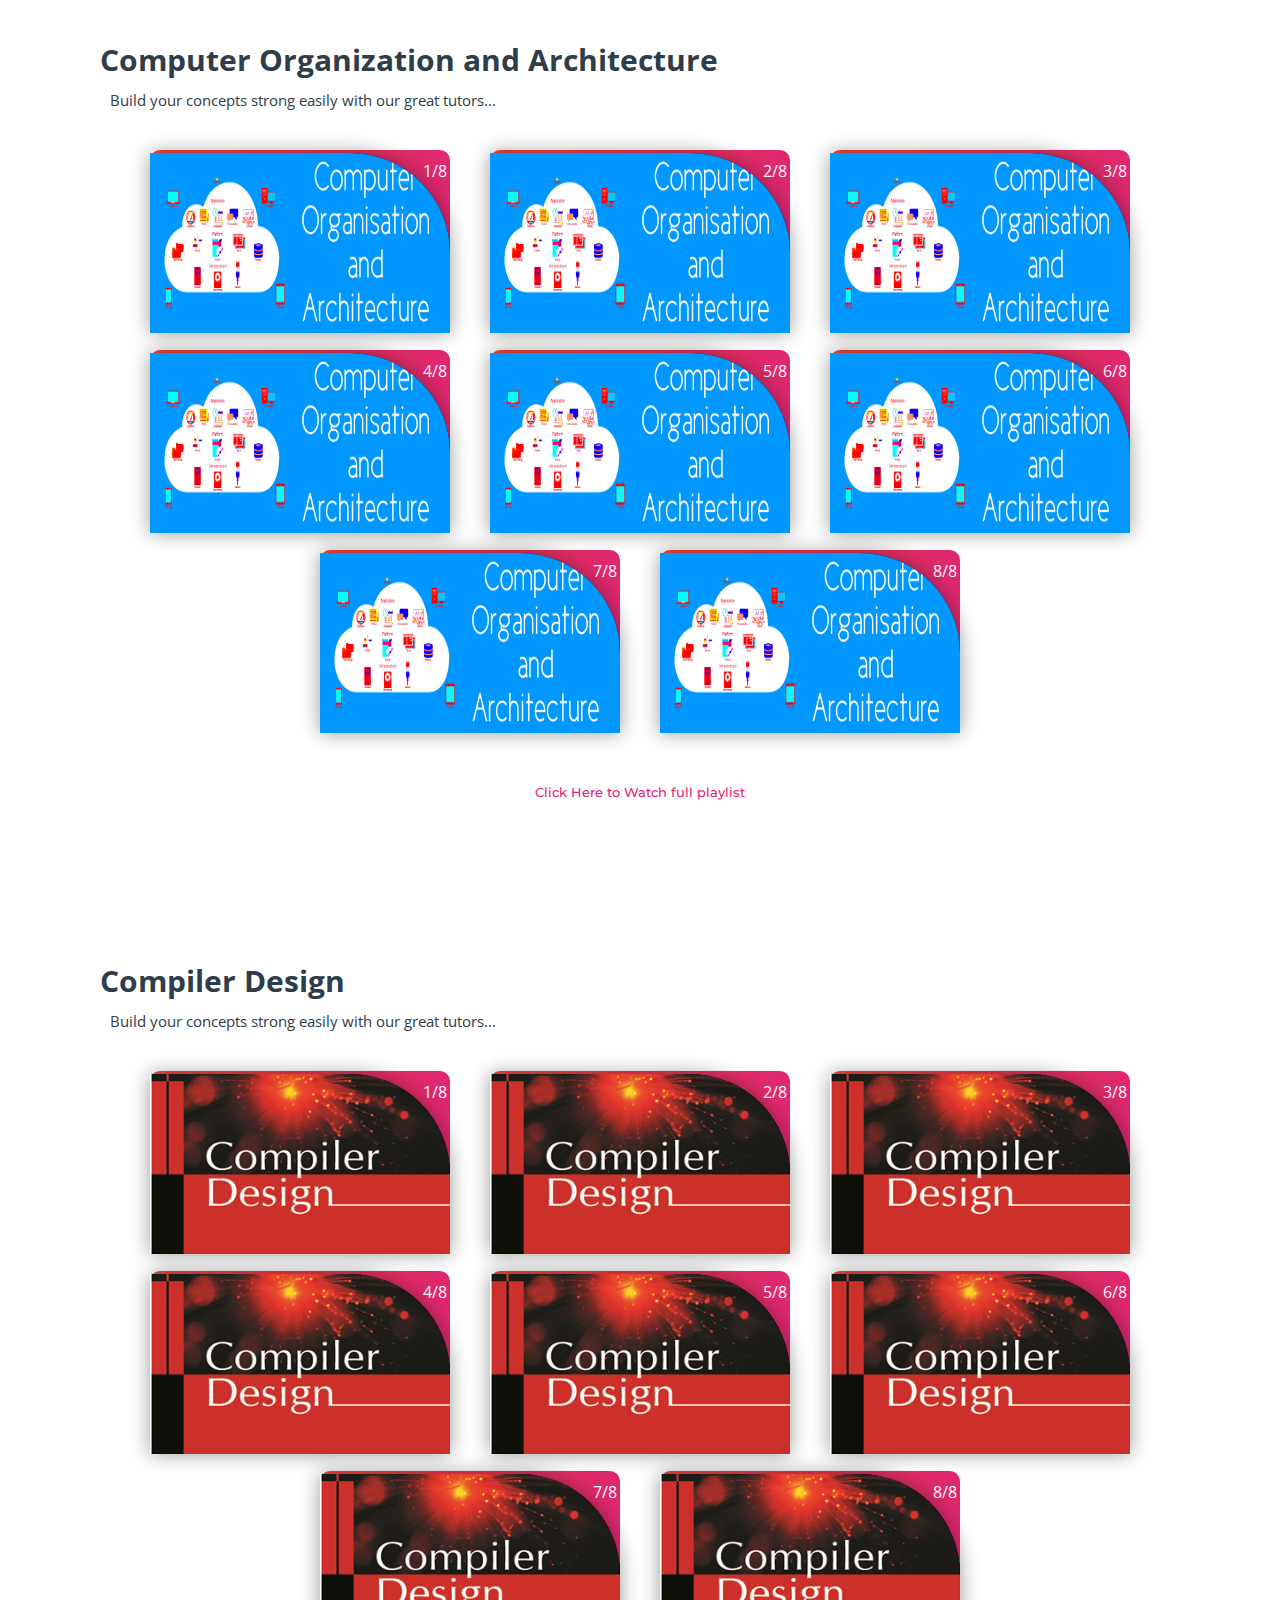
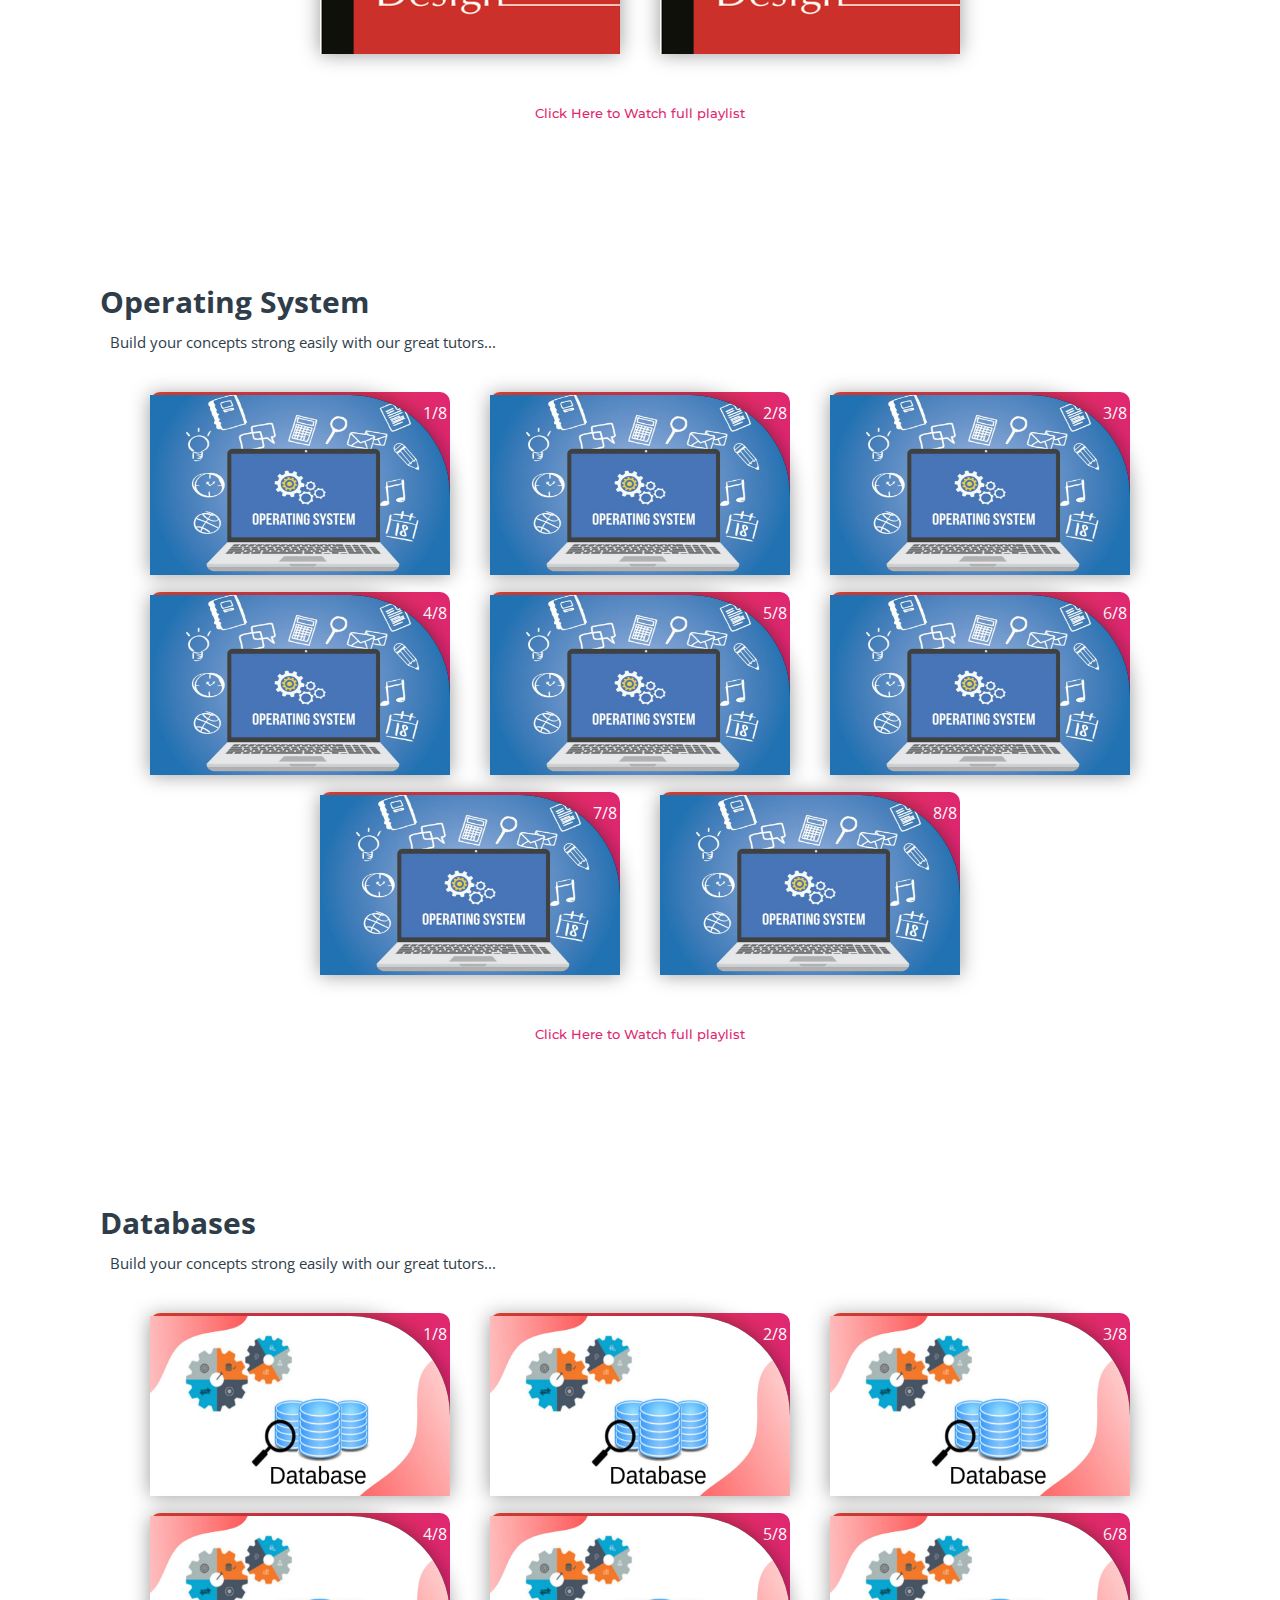
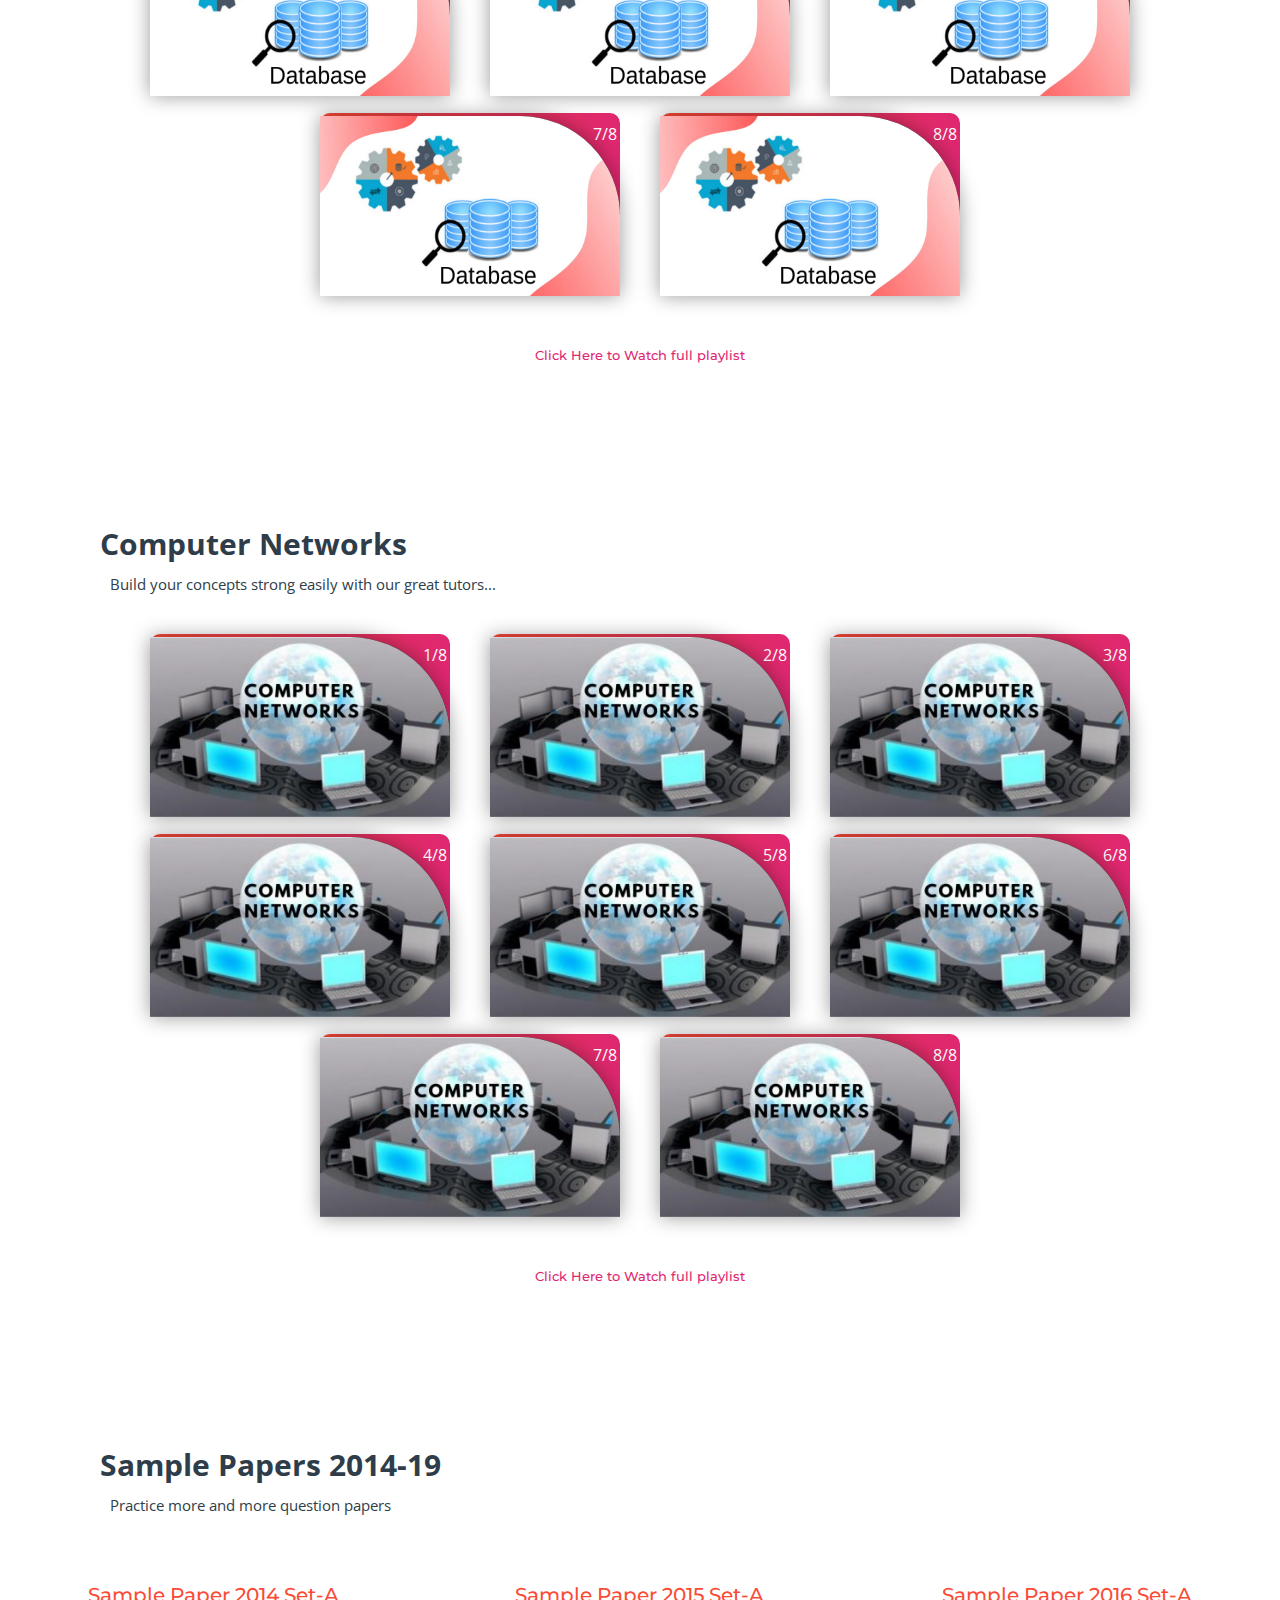
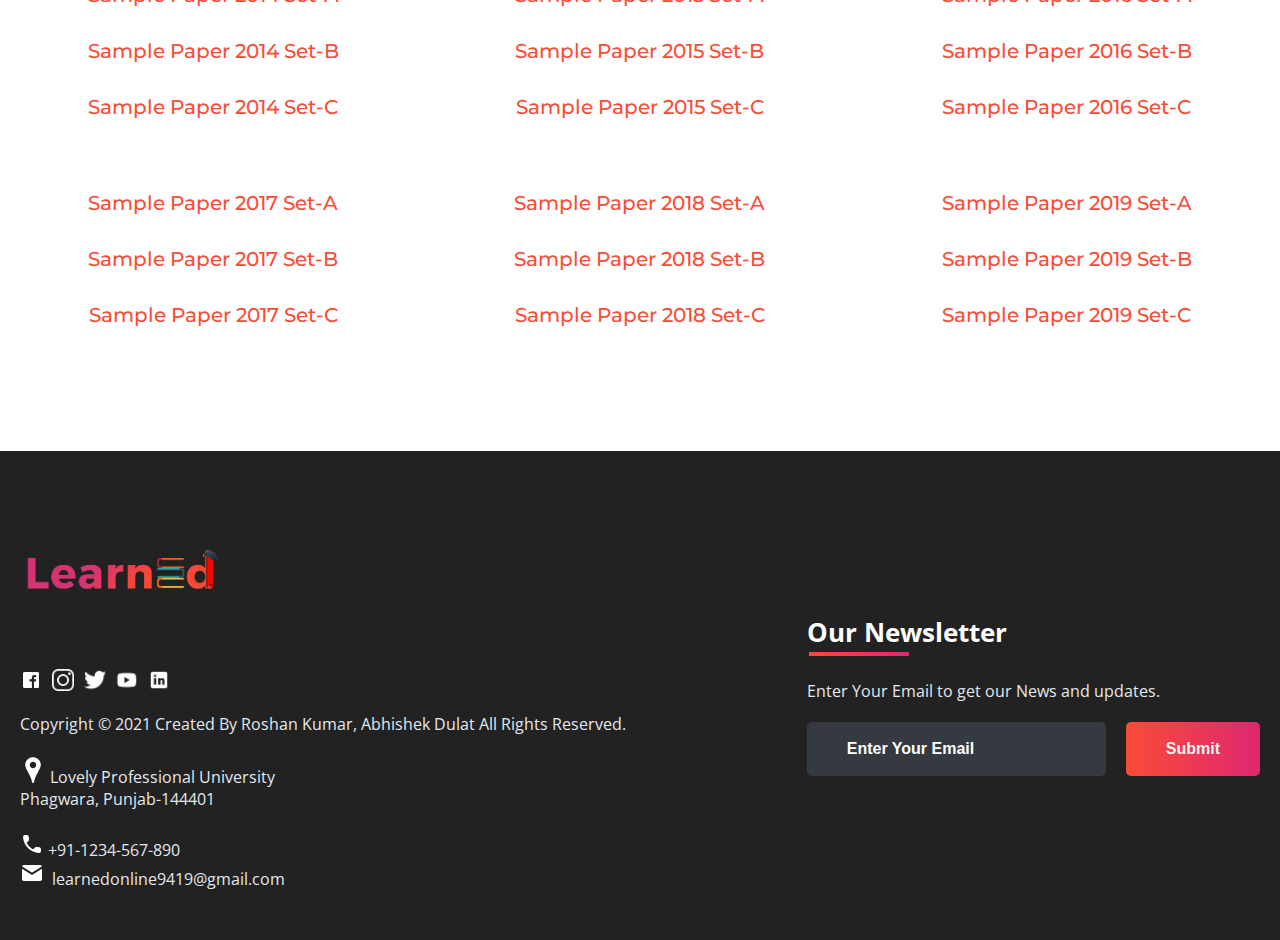
<file: Sync/Task 4/subjects/gate.html>
<!DOCTYPE html>
<html>
<head>
	<link rel="shortcut icon" type="png" href="../images/icon/favicon.png">
	<title>Prepare for GATE on LearnEd</title>
	<link rel="stylesheet" type="text/css" href="subjects.css">
	<script type="text/javascript" src="../script.js"></script>
</head>
<body>

<!-- NAVIGATION -->
	<header>
		<div class="nav" id="nav">
			<div id="learned-logo">
			<a href="../index.html"><img src="../images/icon/logo.png" style="width: 120px;"></a></div>
			<div class="switch-tab" id="switch-tab" onclick="switchTAB()"><img src="../images/icon/menu.png"></div>
			<ul id="list-switch">
				<li><a href="jee.html"><img src="../images/courses/d1.png" class="icon">JEE</a></li>
				<li><a href="#"><img src="../images/courses/paper.png" class="icon">GATE</a></li>
				<li><a href="computer_courses.html"><img src="../images/courses/computer.png" class="icon">Computer Courses</a></li>
				<li><a href="computer_courses.html#data"><img src="../images/courses/data.png" class="icon">Data Structures</a></li>
				<li><a href="computer_courses.html#algo"><img src="../images/courses/algo.png" class="icon">Algorithm</a></li>
				<li><a href="computer_courses.html#projects"><img src="../images/courses/projects.png" class="icon">Projects</a></li>
			</ul>
			<div class="search" id="search-switch">
				<input type="text" placeholder="Search" class="srch"><button id="srchbtn"><img src="../images/icon/search.png"></button>
			</div>
		</div>
	</header>


<!-- Main Title of the Page -->
	<div class="title">
		<span>Prepare for GATE Exams on LearnEd</span>
		<div class="shortdesc">
			<p>Learn from LearnEd for better higher studies in<br> Indian Institutes of Technologies(IIT)</p>
		</div>
	</div>


<!-- Some KeyWords related to topic -->
	<div class="course">
		<div class="cbox">
		<div class="det"><a href="#digital">Digital Logic</a></div>
		<div class="det"><a href="https://en.wikipedia.org/wiki/Sequential_logic" target="_blank">Combinational & Sequential Circuits</a></div>
		<div class="det"><a href="https://en.wikipedia.org/wiki/ALU" target="_blank">Computer Arithmetic</a></div>
		<div class="det"><a href="https://en.wikipedia.org/wiki/Boolean_algebra" target="_blank">Boolean Algebra</a></div>
		<div class="det"><a href="computer_courses.html#algo">Algorithm</a></div>
		<div class="det"><a href="computer_courses.html#data">Data Structures</a></div>
		</div>
		<div class="cbox">
		<div class="det"><a href="#compiler">Compiler Design</a></div>
		<div class="det"><a href="#os">OS</a></div>
		<div class="det"><a href="#coaa">Computer Organization & Architecture</a></div>
		<div class="det"><a href="https://en.wikipedia.org/wiki/IPv4" target="_blank">IPv4 / IPv6</a></div>
		<div class="det"><a href="#cn">Computer Networks</a></div>
		<div class="det"><a href="#database">Databases</a></div>
		<div class="det"><a href="https://en.wikipedia.org/wiki/Theory_of_computation" target="_blank">Theory of Computation</a></div>
		</div>
		<div class="cbox">
		<div class="det"><a href="#math">Discrete Mathematics</a></div>
		<div class="det"><a href="#math">Calculus</a></div>
		<div class="det"><a href="#math">Linear Algebra</a></div>
		<div class="det"><a href="#math">Trigonometry</a></div>
		<div class="det"><a href="#math">Integration</a></div>
		<div class="det"><a href="#math">Matrices</a></div>
		<div class="det"><a href="#math">Probability</a></div>
		<div class="det"><a href="#math">Differentiation</a></div>
		</div>
	</div>


<!-- Courses Available -->
	<div class="inbt">
		Accelerate your career with GATE programs
	</div>

	<div class="ccard">
	<center>
		<div class="ccardbox">
			<div class="dcard">
				<div class="fpart"><img src="../images/courses/math.jpg"></div>
				<a href="#math"><div class="spart">2 Courses <img src="../images/icon/dropdown.png"></div></a>
			</div>
			<div class="dcard">
				<div class="fpart"><img src="../images/courses/digital.jpg"></div>
				<a href="#digital"><div class="spart">5 Courses <img src="../images/icon/dropdown.png"></div></a>
			</div>
			<div class="dcard">
				<div class="fpart"><img src="../images/courses/coaa.jpg"></div>
				<a href="#coaa"><div class="spart">3 Courses <img src="../images/icon/dropdown.png"></div></a>
			</div>
			<div class="dcard">
				<div class="fpart"><img src="../images/courses/database.jpg"></div>
				<a href="#database"><div class="spart">3 Courses <img src="../images/icon/dropdown.png"></div></a>
			</div>
			<div class="dcard">
				<div class="fpart"><img src="../images/courses/data-algo.jpg"></div>
				<a href="computer_courses.html#data"><div class="spart">6 Courses <img src="../images/icon/dropdown.png"></div></a>
			</div>
			<div class="dcard">
				<div class="fpart"><img src="../images/courses/compiler.jpg"></div>
				<a href="#compiler"><div class="spart">2 Courses <img src="../images/icon/dropdown.png"></div></a>
			</div>
			<div class="dcard">
				<div class="fpart"><img src="../images/courses/os.jpg"></div>
				<a href="#os"><div class="spart">1 Courses <img src="../images/icon/dropdown.png"></div></a>
			</div>
			<div class="dcard">
				<div class="fpart"><img src="../images/courses/cn.jpg"></div>
				<a href="#cn"><div class="spart">3 Courses <img src="../images/icon/dropdown.png"></div></a>
			</div>
		</div>
	</center>
	</div>


<!-- Videos on ENGINEERING MATHEMATICS Lectures -->

	<div class="title2" id="math">
		<span>Engineering Mathematics</span>
		<div class="shortdesc2">
			<p>Practice Mathematics on your tips...</p>
		</div>
	</div>
	
	<center>
		<div class="ccardbox2">
			<div class="dcard2"><span class="tag" >1/8</span>
				<div class="fpart2"><img src="../images/courses/math.jpg">
					<iframe src="https://www.youtube.com/embed/xxGyTHWrHZg" frameborder="0" allow="accelerometer; autoplay; encrypted-media; gyroscope; picture-in-picture" allowfullscreen></iframe>
				</div>
			</div>
			<div class="dcard2"><span class="tag" >2/8</span>
				<div class="fpart2"><img src="../images/courses/math.jpg">
					<iframe src="https://www.youtube.com/embed/xxGyTHWrHZg" frameborder="0" allow="accelerometer; autoplay; encrypted-media; gyroscope; picture-in-picture" allowfullscreen></iframe>
				</div>
			</div>
			<div class="dcard2"><span class="tag" >3/8</span>
				<div class="fpart2"><img src="../images/courses/math.jpg">
					<iframe src="https://www.youtube.com/embed/xxGyTHWrHZg" frameborder="0" allow="accelerometer; autoplay; encrypted-media; gyroscope; picture-in-picture" allowfullscreen></iframe>
				</div>
			</div>
			<div class="dcard2"><span class="tag" >4/8</span>
				<div class="fpart2"><img src="../images/courses/math.jpg">
					<iframe src="https://www.youtube.com/embed/xxGyTHWrHZg" frameborder="0" allow="accelerometer; autoplay; encrypted-media; gyroscope; picture-in-picture" allowfullscreen></iframe>
				</div>
			</div>
		
			<div class="dcard2"><span class="tag" >5/8</span>
				<div class="fpart2"><img src="../images/courses/math.jpg">
					<iframe src="https://www.youtube.com/embed/xxGyTHWrHZg" frameborder="0" allow="accelerometer; autoplay; encrypted-media; gyroscope; picture-in-picture" allowfullscreen></iframe>
				</div>
			</div>
			<div class="dcard2"><span class="tag" >6/8</span>
				<div class="fpart2"><img src="../images/courses/math.jpg">
					<iframe src="https://www.youtube.com/embed/xxGyTHWrHZg" frameborder="0" allow="accelerometer; autoplay; encrypted-media; gyroscope; picture-in-picture" allowfullscreen></iframe>
				</div>
			</div>
			<div class="dcard2"><span class="tag" >7/8</span>
				<div class="fpart2"><img src="../images/courses/math.jpg">
					<iframe src="https://www.youtube.com/embed/xxGyTHWrHZg" frameborder="0" allow="accelerometer; autoplay; encrypted-media; gyroscope; picture-in-picture" allowfullscreen></iframe>
				</div>
			</div>
			<div class="dcard2"><span class="tag" >8/8</span>
				<div class="fpart2"><img src="../images/courses/math.jpg">
					<iframe src="https://www.youtube.com/embed/xxGyTHWrHZg" frameborder="0" allow="accelerometer; autoplay; encrypted-media; gyroscope; picture-in-picture" allowfullscreen></iframe>
				</div>
			</div>
		</div>
	</center>
<br><br>
	<div class="click-me">
		<a href="https://www.youtube.com/watch?v=xxGyTHWrHZg" target="_blank">Click Here to Watch full playlist</a>
	</div>



<!-- Videos on DIGITAL LOGIC Lectures -->

	<div class="title2" id="digital">
		<span>Digital Logic</span>
		<div class="shortdesc2">
			<p>Learn deeply about Digital Logic Circuits...</p>
		</div>
	</div>
	<center>
		<div class="ccardbox2">
			<div class="dcard2"><span class="tag" >1/8</span>
				<div class="fpart2"><img src="../images/courses/digital.jpg">
					<iframe src="https://www.youtube.com/embed/-M7oIM8hKSU" frameborder="0" allow="accelerometer; autoplay; encrypted-media; gyroscope; picture-in-picture" allowfullscreen></iframe>
				</div>
			</div>
			<div class="dcard2"><span class="tag" >2/8</span>
				<div class="fpart2"><img src="../images/courses/digital.jpg">
					<iframe src="https://www.youtube.com/embed/-M7oIM8hKSU" frameborder="0" allow="accelerometer; autoplay; encrypted-media; gyroscope; picture-in-picture" allowfullscreen></iframe>
				</div>
			</div>
			<div class="dcard2"><span class="tag" >3/8</span>
				<div class="fpart2"><img src="../images/courses/digital.jpg">
					<iframe src="https://www.youtube.com/embed/-M7oIM8hKSU" frameborder="0" allow="accelerometer; autoplay; encrypted-media; gyroscope; picture-in-picture" allowfullscreen></iframe>
				</div>
			</div>
			<div class="dcard2"><span class="tag" >4/8</span>
				<div class="fpart2"><img src="../images/courses/digital.jpg">
					<iframe src="https://www.youtube.com/embed/-M7oIM8hKSU" frameborder="0" allow="accelerometer; autoplay; encrypted-media; gyroscope; picture-in-picture" allowfullscreen></iframe>
				</div>
			</div>
		
			<div class="dcard2"><span class="tag" >5/8</span>
				<div class="fpart2"><img src="../images/courses/digital.jpg">
					<iframe src="https://www.youtube.com/embed/-M7oIM8hKSU" frameborder="0" allow="accelerometer; autoplay; encrypted-media; gyroscope; picture-in-picture" allowfullscreen></iframe>
				</div>
			</div>
			<div class="dcard2"><span class="tag" >6/8</span>
				<div class="fpart2"><img src="../images/courses/digital.jpg">
					<iframe src="https://www.youtube.com/embed/-M7oIM8hKSU" frameborder="0" allow="accelerometer; autoplay; encrypted-media; gyroscope; picture-in-picture" allowfullscreen></iframe>
				</div>
			</div>
			<div class="dcard2"><span class="tag" >7/8</span>
				<div class="fpart2"><img src="../images/courses/digital.jpg">
					<iframe src="https://www.youtube.com/embed/-M7oIM8hKSU" frameborder="0" allow="accelerometer; autoplay; encrypted-media; gyroscope; picture-in-picture" allowfullscreen></iframe>
				</div>
			</div>
			<div class="dcard2"><span class="tag" >8/8</span>
				<div class="fpart2"><img src="../images/courses/digital.jpg">
					<iframe src="https://www.youtube.com/embed/-M7oIM8hKSU" frameborder="0" allow="accelerometer; autoplay; encrypted-media; gyroscope; picture-in-picture" allowfullscreen></iframe>
				</div>
			</div>
		</div>
	</center>
<br><br>
	<div class="click-me">
		<a href="https://youtu.be/-M7oIM8hKSU" target="_blank">Click Here to Watch full playlist</a>
	</div>



<!-- Videos on COMPUTER ORGANIZATION and ARCHITECTURE Lectures -->

	<div class="title2" id="coaa">
		<span>Computer Organization and Architecture</span>
		<div class="shortdesc2">
			<p>Build your concepts strong easily with our great tutors...</p>
		</div>
	</div>
	<center>
		<div class="ccardbox2">
			<div class="dcard2"><span class="tag" >1/8</span>
				<div class="fpart2"><img src="../images/courses/coaa.jpg">
					<iframe src="https://www.youtube.com/embed/q6oiRtKTpX4" frameborder="0" allow="accelerometer; autoplay; encrypted-media; gyroscope; picture-in-picture" allowfullscreen></iframe>
				</div>
			</div>
			<div class="dcard2"><span class="tag" >2/8</span>
				<div class="fpart2"><img src="../images/courses/coaa.jpg">
					<iframe src="https://www.youtube.com/embed/q6oiRtKTpX4" frameborder="0" allow="accelerometer; autoplay; encrypted-media; gyroscope; picture-in-picture" allowfullscreen></iframe>
				</div>
			</div>
			<div class="dcard2"><span class="tag" >3/8</span>
				<div class="fpart2"><img src="../images/courses/coaa.jpg">
					<iframe src="https://www.youtube.com/embed/q6oiRtKTpX4" frameborder="0" allow="accelerometer; autoplay; encrypted-media; gyroscope; picture-in-picture" allowfullscreen></iframe>
				</div>
			</div>
			<div class="dcard2"><span class="tag" >4/8</span>
				<div class="fpart2"><img src="../images/courses/coaa.jpg">
					<iframe src="https://www.youtube.com/embed/q6oiRtKTpX4" frameborder="0" allow="accelerometer; autoplay; encrypted-media; gyroscope; picture-in-picture" allowfullscreen></iframe>
				</div>
			</div>
		
			<div class="dcard2"><span class="tag" >5/8</span>
				<div class="fpart2"><img src="../images/courses/coaa.jpg">
					<iframe src="https://www.youtube.com/embed/q6oiRtKTpX4" frameborder="0" allow="accelerometer; autoplay; encrypted-media; gyroscope; picture-in-picture" allowfullscreen></iframe>
				</div>
			</div>
			<div class="dcard2"><span class="tag" >6/8</span>
				<div class="fpart2"><img src="../images/courses/coaa.jpg">
					<iframe src="https://www.youtube.com/embed/q6oiRtKTpX4" frameborder="0" allow="accelerometer; autoplay; encrypted-media; gyroscope; picture-in-picture" allowfullscreen></iframe>
				</div>
			</div>
			<div class="dcard2"><span class="tag" >7/8</span>
				<div class="fpart2"><img src="../images/courses/coaa.jpg">
					<iframe src="https://www.youtube.com/embed/q6oiRtKTpX4" frameborder="0" allow="accelerometer; autoplay; encrypted-media; gyroscope; picture-in-picture" allowfullscreen></iframe>
				</div>
			</div>
			<div class="dcard2"><span class="tag" >8/8</span>
				<div class="fpart2"><img src="../images/courses/coaa.jpg">
					<iframe src="https://www.youtube.com/embed/q6oiRtKTpX4" frameborder="0" allow="accelerometer; autoplay; encrypted-media; gyroscope; picture-in-picture" allowfullscreen></iframe>
				</div>
			</div>
		</div>
	</center>
<br><br>
	<div class="click-me">
		<a href="https://youtu.be/q6oiRtKTpX4" target="_blank">Click Here to Watch full playlist</a>
	</div>



<!-- Videos on COMPILER Lectures -->

	<div class="title2" id="compiler">
		<span>Compiler Design</span>
		<div class="shortdesc2">
			<p>Build your concepts strong easily with our great tutors...</p>
		</div>
	</div>
	<center>
		<div class="ccardbox2">
			<div class="dcard2"><span class="tag" >1/8</span>
				<div class="fpart2"><img src="../images/courses/compiler.jpg">
					<iframe src="https://www.youtube.com/embed/yNZIhF6pxjM" frameborder="0" allow="accelerometer; autoplay; encrypted-media; gyroscope; picture-in-picture" allowfullscreen></iframe>
				</div>
			</div>
			<div class="dcard2"><span class="tag" >2/8</span>
				<div class="fpart2"><img src="../images/courses/compiler.jpg">
					<iframe src="https://www.youtube.com/embed/yNZIhF6pxjM" frameborder="0" allow="accelerometer; autoplay; encrypted-media; gyroscope; picture-in-picture" allowfullscreen></iframe>
				</div>
			</div>
			<div class="dcard2"><span class="tag" >3/8</span>
				<div class="fpart2"><img src="../images/courses/compiler.jpg">
					<iframe src="https://www.youtube.com/embed/yNZIhF6pxjM" frameborder="0" allow="accelerometer; autoplay; encrypted-media; gyroscope; picture-in-picture" allowfullscreen></iframe>
				</div>
			</div>
			<div class="dcard2"><span class="tag" >4/8</span>
				<div class="fpart2"><img src="../images/courses/compiler.jpg">
					<iframe src="https://www.youtube.com/embed/yNZIhF6pxjM" frameborder="0" allow="accelerometer; autoplay; encrypted-media; gyroscope; picture-in-picture" allowfullscreen></iframe>
				</div>
			</div>
		
			<div class="dcard2"><span class="tag" >5/8</span>
				<div class="fpart2"><img src="../images/courses/compiler.jpg">
					<iframe src="https://www.youtube.com/embed/yNZIhF6pxjM" frameborder="0" allow="accelerometer; autoplay; encrypted-media; gyroscope; picture-in-picture" allowfullscreen></iframe>
				</div>
			</div>
			<div class="dcard2"><span class="tag" >6/8</span>
				<div class="fpart2"><img src="../images/courses/compiler.jpg">
					<iframe src="https://www.youtube.com/embed/yNZIhF6pxjM" frameborder="0" allow="accelerometer; autoplay; encrypted-media; gyroscope; picture-in-picture" allowfullscreen></iframe>
				</div>
			</div>
			<div class="dcard2"><span class="tag" >7/8</span>
				<div class="fpart2"><img src="../images/courses/compiler.jpg">
					<iframe src="https://www.youtube.com/embed/yNZIhF6pxjM" frameborder="0" allow="accelerometer; autoplay; encrypted-media; gyroscope; picture-in-picture" allowfullscreen></iframe>
				</div>
			</div>
			<div class="dcard2"><span class="tag" >8/8</span>
				<div class="fpart2"><img src="../images/courses/compiler.jpg">
					<iframe src="https://www.youtube.com/embed/yNZIhF6pxjM" frameborder="0" allow="accelerometer; autoplay; encrypted-media; gyroscope; picture-in-picture" allowfullscreen></iframe>
				</div>
			</div>
		</div>
	</center>
<br><br>
	<div class="click-me">
		<a href="https://youtu.be/yNZIhF6pxjM" target="_blank">Click Here to Watch full playlist</a>
	</div>



<!-- Videos on OPERATING SYSTEM Lectures -->


<div class="title2" id="os">
		<span>Operating System</span>
		<div class="shortdesc2">
			<p>Build your concepts strong easily with our great tutors...</p>
		</div>
	</div>
	<center>
		<div class="ccardbox2">
			<div class="dcard2"><span class="tag" >1/8</span>
				<div class="fpart2"><img src="../images/courses/os.jpg">
					<iframe src="https://www.youtube.com/embed/vBURTt97EkA" frameborder="0" allow="accelerometer; autoplay; encrypted-media; gyroscope; picture-in-picture" allowfullscreen></iframe>
				</div>
			</div>
			<div class="dcard2"><span class="tag" >2/8</span>
				<div class="fpart2"><img src="../images/courses/os.jpg">
					<iframe src="https://www.youtube.com/embed/vBURTt97EkA" frameborder="0" allow="accelerometer; autoplay; encrypted-media; gyroscope; picture-in-picture" allowfullscreen></iframe>
				</div>
			</div>
			<div class="dcard2"><span class="tag" >3/8</span>
				<div class="fpart2"><img src="../images/courses/os.jpg">
					<iframe src="https://www.youtube.com/embed/vBURTt97EkA" frameborder="0" allow="accelerometer; autoplay; encrypted-media; gyroscope; picture-in-picture" allowfullscreen></iframe>
				</div>
			</div>
			<div class="dcard2"><span class="tag" >4/8</span>
				<div class="fpart2"><img src="../images/courses/os.jpg">
					<iframe src="https://www.youtube.com/embed/vBURTt97EkA" frameborder="0" allow="accelerometer; autoplay; encrypted-media; gyroscope; picture-in-picture" allowfullscreen></iframe>
				</div>
			</div>
		
			<div class="dcard2"><span class="tag" >5/8</span>
				<div class="fpart2"><img src="../images/courses/os.jpg">
					<iframe src="https://www.youtube.com/embed/vBURTt97EkA" frameborder="0" allow="accelerometer; autoplay; encrypted-media; gyroscope; picture-in-picture" allowfullscreen></iframe>
				</div>
			</div>
			<div class="dcard2"><span class="tag" >6/8</span>
				<div class="fpart2"><img src="../images/courses/os.jpg">
					<iframe src="https://www.youtube.com/embed/vBURTt97EkA" frameborder="0" allow="accelerometer; autoplay; encrypted-media; gyroscope; picture-in-picture" allowfullscreen></iframe>
				</div>
			</div>
			<div class="dcard2"><span class="tag" >7/8</span>
				<div class="fpart2"><img src="../images/courses/os.jpg">
					<iframe src="https://www.youtube.com/embed/vBURTt97EkA" frameborder="0" allow="accelerometer; autoplay; encrypted-media; gyroscope; picture-in-picture" allowfullscreen></iframe>
				</div>
			</div>
			<div class="dcard2"><span class="tag" >8/8</span>
				<div class="fpart2"><img src="../images/courses/os.jpg">
					<iframe src="https://www.youtube.com/embed/vBURTt97EkA" frameborder="0" allow="accelerometer; autoplay; encrypted-media; gyroscope; picture-in-picture" allowfullscreen></iframe>
				</div>
			</div>
		</div>
	</center>

<br><br>
	<div class="click-me">
		<a href="https://youtu.be/vBURTt97EkA" target="_blank">Click Here to Watch full playlist</a>
	</div>


<!-- Videos on DATABASE Lectures -->

<div class="title2" id="database">
		<span>Databases</span>
		<div class="shortdesc2">
			<p>Build your concepts strong easily with our great tutors...</p>
		</div>
	</div>
	<center>
		<div class="ccardbox2">
			<div class="dcard2"><span class="tag" >1/8</span>
				<div class="fpart2"><img src="../images/courses/database.jpg">
					<iframe src="https://www.youtube.com/embed/wR0jg0eQsZA" frameborder="0" allow="accelerometer; autoplay; encrypted-media; gyroscope; picture-in-picture" allowfullscreen></iframe>
				</div>
			</div>
			<div class="dcard2"><span class="tag" >2/8</span>
				<div class="fpart2"><img src="../images/courses/database.jpg">
					<iframe src="https://www.youtube.com/embed/wR0jg0eQsZA" frameborder="0" allow="accelerometer; autoplay; encrypted-media; gyroscope; picture-in-picture" allowfullscreen></iframe>
				</div>
			</div>
			<div class="dcard2"><span class="tag" >3/8</span>
				<div class="fpart2"><img src="../images/courses/database.jpg">
					<iframe src="https://www.youtube.com/embed/wR0jg0eQsZA" frameborder="0" allow="accelerometer; autoplay; encrypted-media; gyroscope; picture-in-picture" allowfullscreen></iframe>
				</div>
			</div>
			<div class="dcard2"><span class="tag" >4/8</span>
				<div class="fpart2"><img src="../images/courses/database.jpg">
					<iframe src="https://www.youtube.com/embed/wR0jg0eQsZA" frameborder="0" allow="accelerometer; autoplay; encrypted-media; gyroscope; picture-in-picture" allowfullscreen></iframe>
				</div>
			</div>
		
			<div class="dcard2"><span class="tag" >5/8</span>
				<div class="fpart2"><img src="../images/courses/database.jpg">
					<iframe src="https://www.youtube.com/embed/wR0jg0eQsZA" frameborder="0" allow="accelerometer; autoplay; encrypted-media; gyroscope; picture-in-picture" allowfullscreen></iframe>
				</div>
			</div>
			<div class="dcard2"><span class="tag" >6/8</span>
				<div class="fpart2"><img src="../images/courses/database.jpg">
					<iframe src="https://www.youtube.com/embed/wR0jg0eQsZA" frameborder="0" allow="accelerometer; autoplay; encrypted-media; gyroscope; picture-in-picture" allowfullscreen></iframe>
				</div>
			</div>
			<div class="dcard2"><span class="tag" >7/8</span>
				<div class="fpart2"><img src="../images/courses/database.jpg">
					<iframe src="https://www.youtube.com/embed/wR0jg0eQsZA" frameborder="0" allow="accelerometer; autoplay; encrypted-media; gyroscope; picture-in-picture" allowfullscreen></iframe>
				</div>
			</div>
			<div class="dcard2"><span class="tag" >8/8</span>
				<div class="fpart2"><img src="../images/courses/database.jpg">
					<iframe src="https://www.youtube.com/embed/wR0jg0eQsZA" frameborder="0" allow="accelerometer; autoplay; encrypted-media; gyroscope; picture-in-picture" allowfullscreen></iframe>
				</div>
			</div>
		</div>
	</center>
<br><br>
	<div class="click-me">
		<a href="https://youtu.be/wR0jg0eQsZA" target="_blank">Click Here to Watch full playlist</a>
	</div>



<!-- Videos on COMPUTER NETWORKS Lectures -->

<div class="title2" id="cn">
		<span>Computer Networks</span>
		<div class="shortdesc2">
			<p>Build your concepts strong easily with our great tutors...</p>
		</div>
	</div>
	<center>
		<div class="ccardbox2">
			<div class="dcard2"><span class="tag" >1/8</span>
				<div class="fpart2"><img src="../images/courses/cn.jpg">
					<iframe src="https://www.youtube.com/embed/qiQR5rTSshw" frameborder="0" allow="accelerometer; autoplay; encrypted-media; gyroscope; picture-in-picture" allowfullscreen></iframe>
				</div>
			</div>
			<div class="dcard2"><span class="tag" >2/8</span>
				<div class="fpart2"><img src="../images/courses/cn.jpg">
					<iframe src="https://www.youtube.com/embed/qiQR5rTSshw" frameborder="0" allow="accelerometer; autoplay; encrypted-media; gyroscope; picture-in-picture" allowfullscreen></iframe>
				</div>
			</div>
			<div class="dcard2"><span class="tag" >3/8</span>
				<div class="fpart2"><img src="../images/courses/cn.jpg">
					<iframe src="https://www.youtube.com/embed/qiQR5rTSshw" frameborder="0" allow="accelerometer; autoplay; encrypted-media; gyroscope; picture-in-picture" allowfullscreen></iframe>
				</div>
			</div>
			<div class="dcard2"><span class="tag" >4/8</span>
				<div class="fpart2"><img src="../images/courses/cn.jpg">
					<iframe src="https://www.youtube.com/embed/qiQR5rTSshw" frameborder="0" allow="accelerometer; autoplay; encrypted-media; gyroscope; picture-in-picture" allowfullscreen></iframe>
				</div>
			</div>
		
			<div class="dcard2"><span class="tag" >5/8</span>
				<div class="fpart2"><img src="../images/courses/cn.jpg">
					<iframe src="https://www.youtube.com/embed/qiQR5rTSshw" frameborder="0" allow="accelerometer; autoplay; encrypted-media; gyroscope; picture-in-picture" allowfullscreen></iframe>
				</div>
			</div>
			<div class="dcard2"><span class="tag" >6/8</span>
				<div class="fpart2"><img src="../images/courses/cn.jpg">
					<iframe src="https://www.youtube.com/embed/qiQR5rTSshw" frameborder="0" allow="accelerometer; autoplay; encrypted-media; gyroscope; picture-in-picture" allowfullscreen></iframe>
				</div>
			</div>
			<div class="dcard2"><span class="tag" >7/8</span>
				<div class="fpart2"><img src="../images/courses/cn.jpg">
					<iframe src="https://www.youtube.com/embed/qiQR5rTSshw" frameborder="0" allow="accelerometer; autoplay; encrypted-media; gyroscope; picture-in-picture" allowfullscreen></iframe>
				</div>
			</div>
			<div class="dcard2"><span class="tag" >8/8</span>
				<div class="fpart2"><img src="../images/courses/cn.jpg">
					<iframe src="https://www.youtube.com/embed/qiQR5rTSshw" frameborder="0" allow="accelerometer; autoplay; encrypted-media; gyroscope; picture-in-picture" allowfullscreen></iframe>
				</div>
			</div>
		</div>
	</center>

<br><br>
	<div class="click-me">
		<a href="https://youtu.be/qiQR5rTSshw" target="_blank">Click Here to Watch full playlist</a>
	</div>

	

<!-- Links for SAMPLE PAPERS of JEE MAINS & ADVANCED -->

	<div class="title2" id="sample_papers">
		<span>Sample Papers 2014-19</span>
		<div class="shortdesc2">
			<p>Practice more and more question papers</p>
		</div>
	</div>

	<div class="sample">
		<ul>
			<li><a href="../samplePapers/p1.pdf" target="_blank">Sample Paper 2014 Set-A</a></li>
			<li><a href="../samplePapers/p1.pdf" target="_blank">Sample Paper 2014 Set-B</a></li>
			<li><a href="../samplePapers/p1.pdf" target="_blank">Sample Paper 2014 Set-C</a></li>
		</ul>
		<ul>
			<li><a href="../samplePapers/p1.pdf" target="_blank">Sample Paper 2015 Set-A</a></li>
			<li><a href="../samplePapers/p1.pdf" target="_blank">Sample Paper 2015 Set-B</a></li>
			<li><a href="../samplePapers/p1.pdf" target="_blank">Sample Paper 2015 Set-C</a></li>
		</ul>
		<ul>
			<li><a href="../samplePapers/p1.pdf" target="_blank">Sample Paper 2016 Set-A</a></li>
			<li><a href="../samplePapers/p1.pdf" target="_blank">Sample Paper 2016 Set-B</a></li>
			<li><a href="../samplePapers/p1.pdf" target="_blank">Sample Paper 2016 Set-C</a></li>
		</ul>
	</div>
	<div class="sample lastSample">
		<ul>
			<li><a href="../samplePapers/p1.pdf" target="_blank">Sample Paper 2017 Set-A</a></li>
			<li><a href="../samplePapers/p1.pdf" target="_blank">Sample Paper 2017 Set-B</a></li>
			<li><a href="../samplePapers/p1.pdf" target="_blank">Sample Paper 2017 Set-C</a></li>
		</ul>
		<ul>
			<li><a href="../samplePapers/p1.pdf" target="_blank">Sample Paper 2018 Set-A</a></li>
			<li><a href="../samplePapers/p1.pdf" target="_blank">Sample Paper 2018 Set-B</a></li>
			<li><a href="../samplePapers/p1.pdf" target="_blank">Sample Paper 2018 Set-C</a></li>
		</ul>
		<ul>
			<li><a href="../samplePapers/p1.pdf" target="_blank">Sample Paper 2019 Set-A</a></li>
			<li><a href="../samplePapers/p1.pdf" target="_blank">Sample Paper 2019 Set-B</a></li>
			<li><a href="../samplePapers/p1.pdf" target="_blank">Sample Paper 2019 Set-C</a></li>
		</ul>
	</div>


<!-- FOOTER -->
<footer>
	<div class="footer-container">
		<div class="left-col">
			<img src="../images/icon/logo - Copy.png" style="width: 200px;">
			<div class="logo"></div>
			<div class="social-media">
				<a href="#"><img src="../images/icon\fb.png"></a>
				<a href="#"><img src="../images/icon\insta.png"></a>
				<a href="#"><img src="../images/icon\tt.png"></a>
				<a href="#"><img src="../images/icon\ytube.png"></a>
				<a href="#"><img src="../images/icon\linkedin.png"></a>
			</div><br><br>
			<p class="rights-text">Copyright © 2021 Created By Roshan Kumar, Abhishek Dulat All Rights Reserved.</p>
			<br><p><img src="../images/icon/location.png"> Lovely Professional University<br>Phagwara, Punjab-144401</p><br>
			<p><img src="../images/icon/phone.png"> +91-1234-567-890<br><img src="../images/icon/mail.png">&nbsp; learnedonline9419@gmail.com</p>
		</div>
		<div class="right-col">
			<h1 style="color: #fff">Our Newsletter</h1>
			<div class="border"></div><br>
			<p>Enter Your Email to get our News and updates.</p>
			<form class="newsletter-form">
				<input class="txtb" type="email" placeholder="Enter Your Email">
				<input class="btn" type="submit" value="Submit">
			</form>
		</div>
	</div>
</footer>

</body>
</html>
</file>
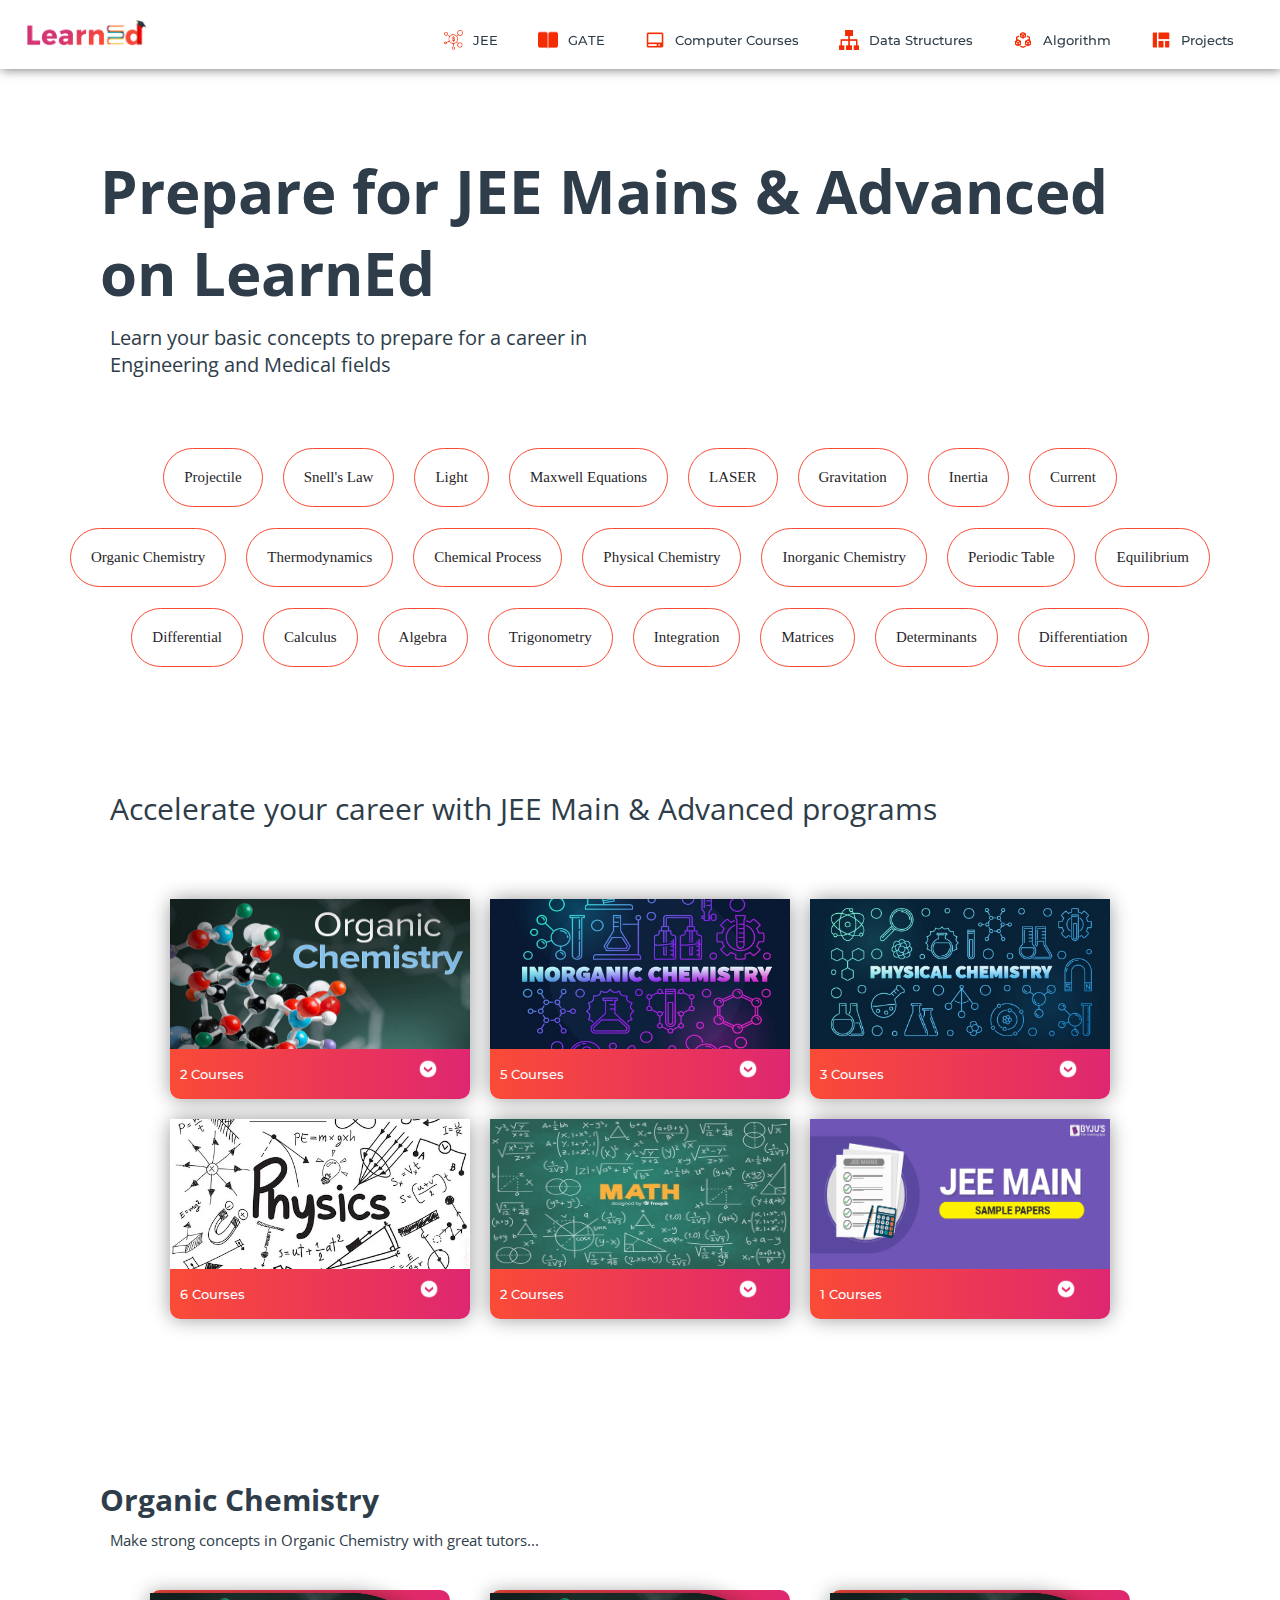
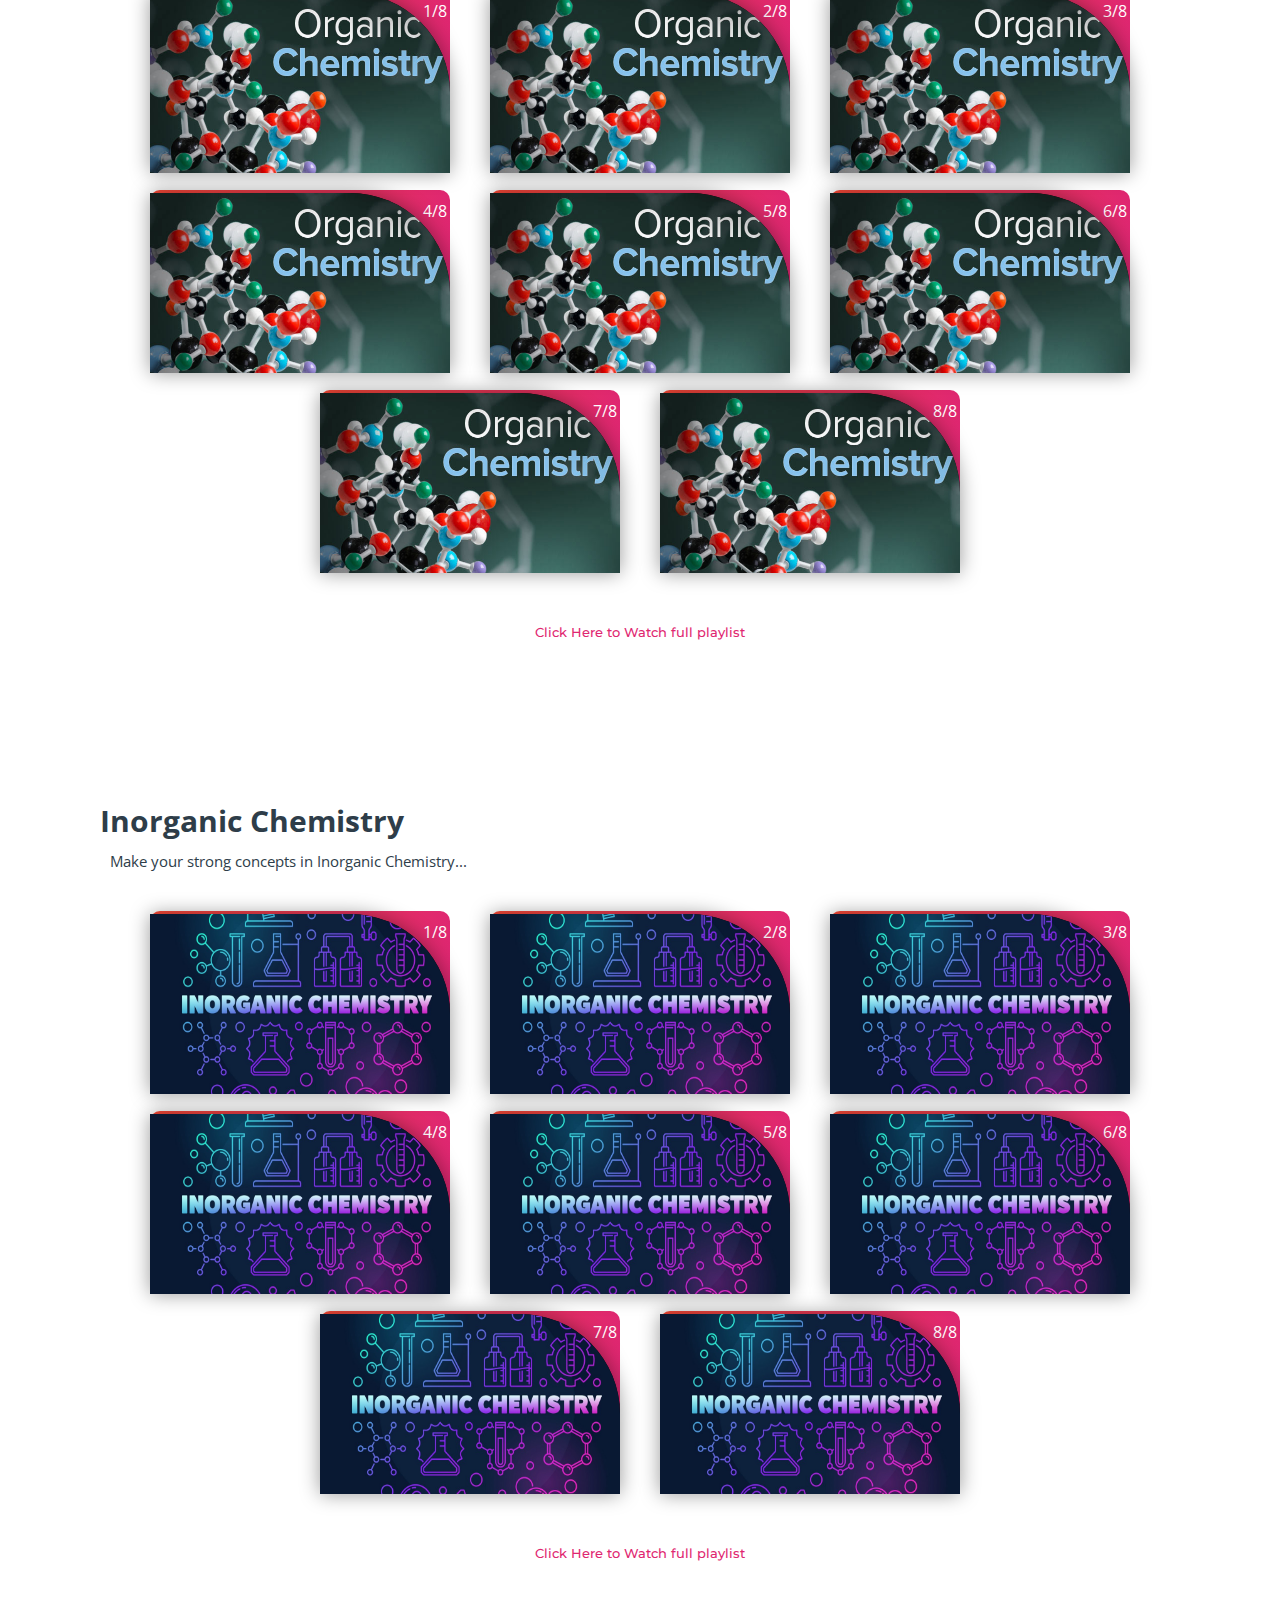
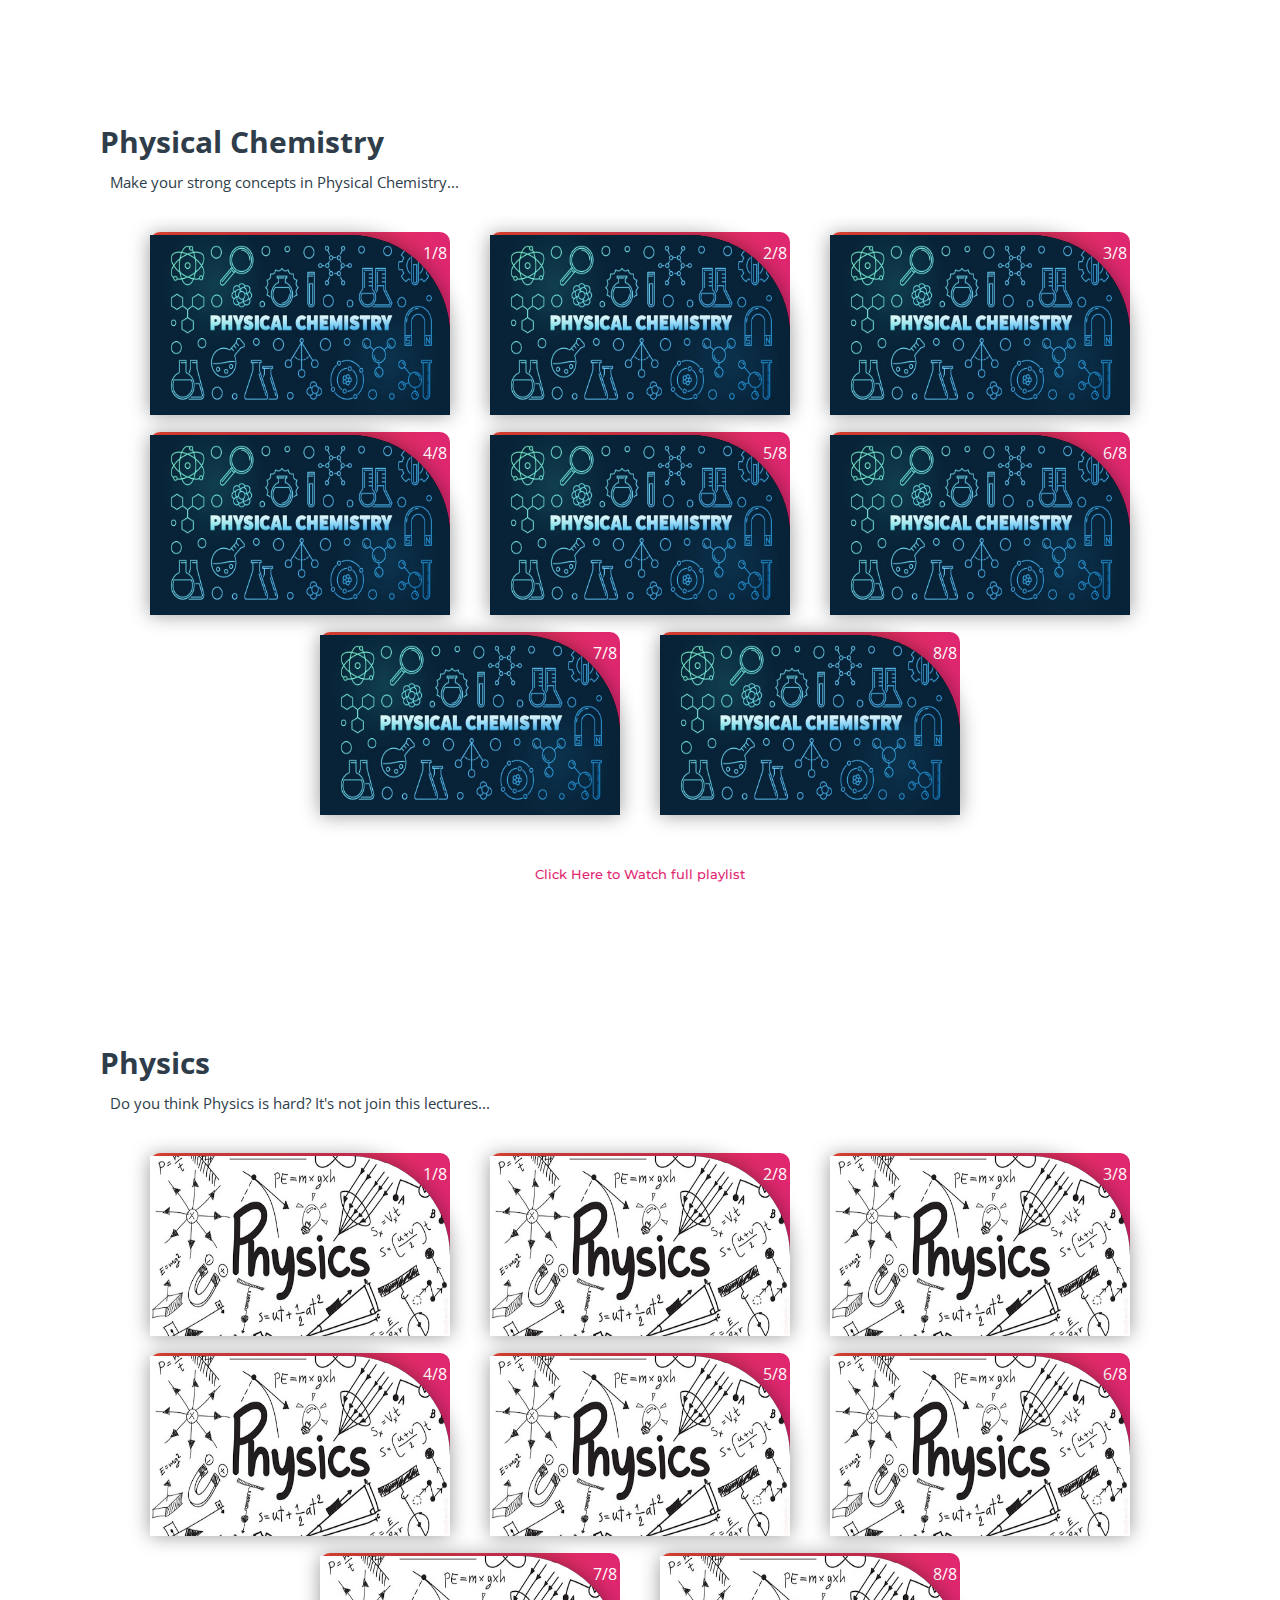
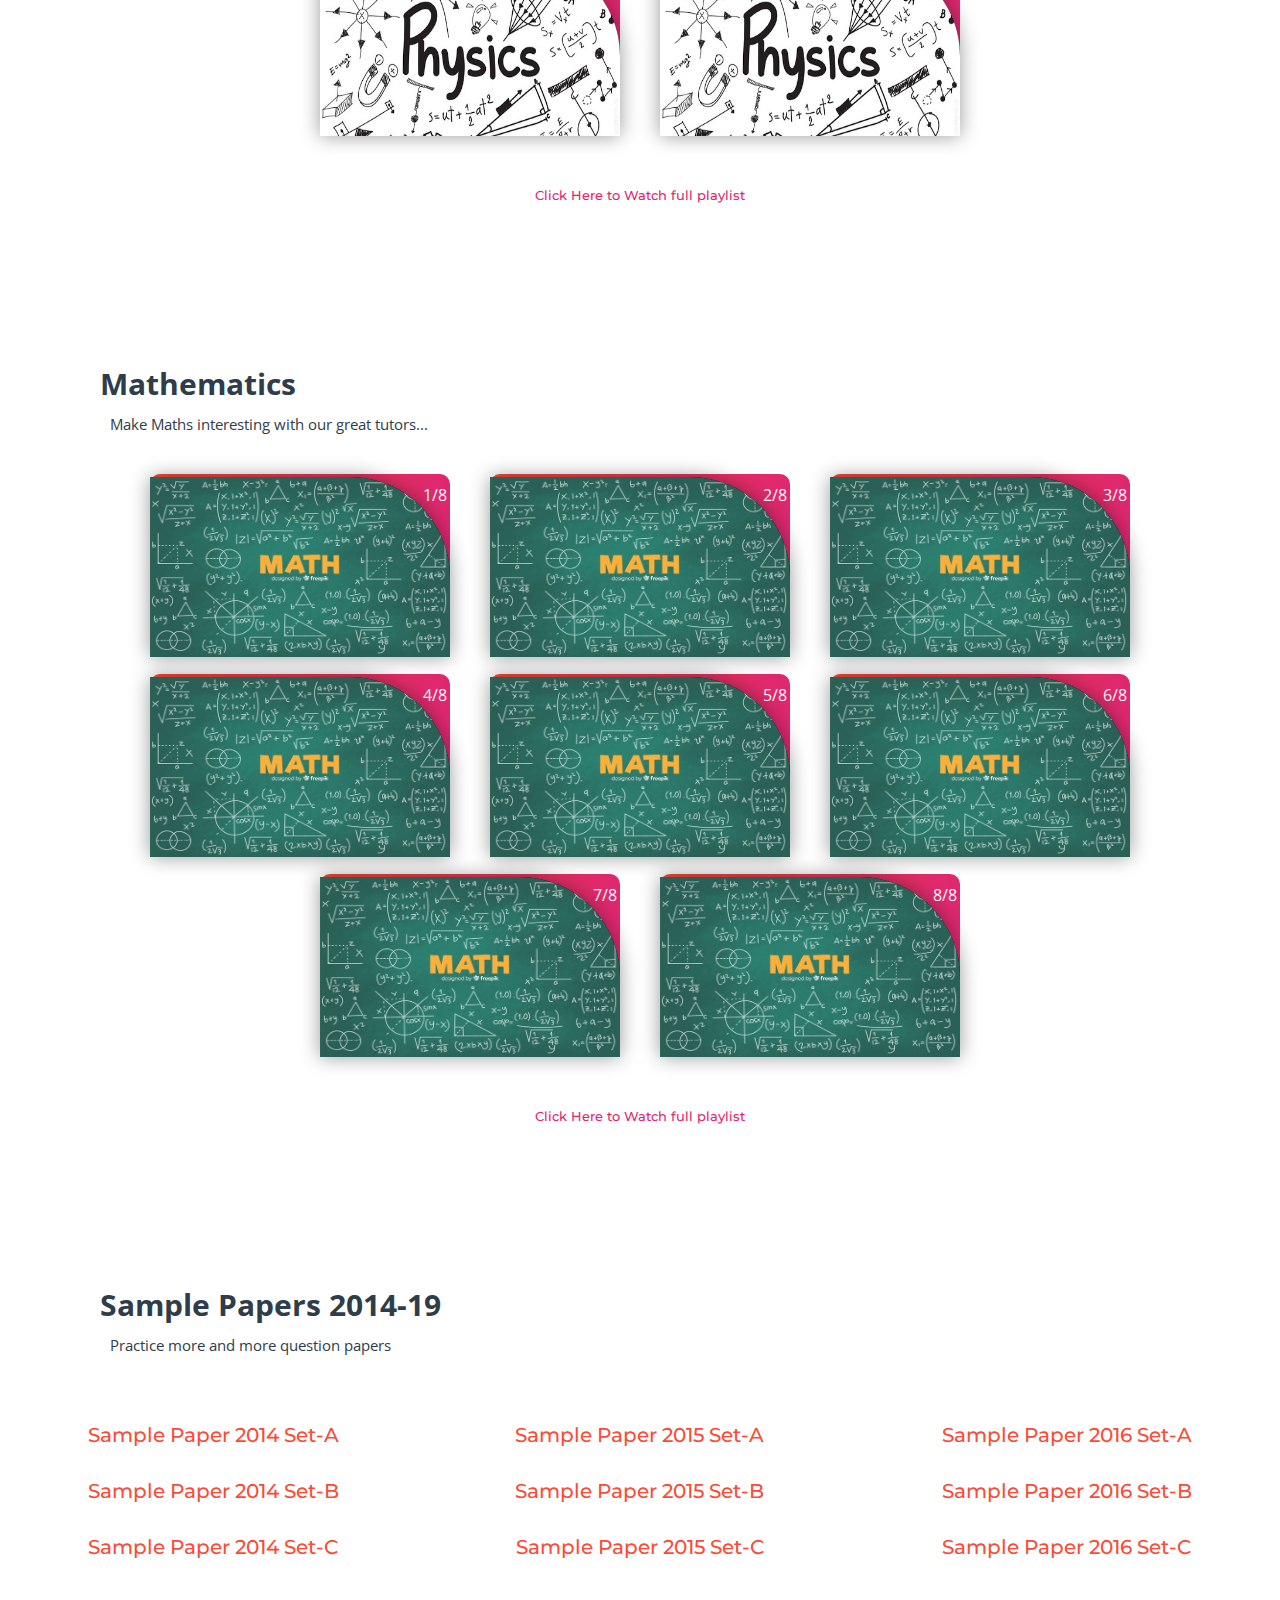
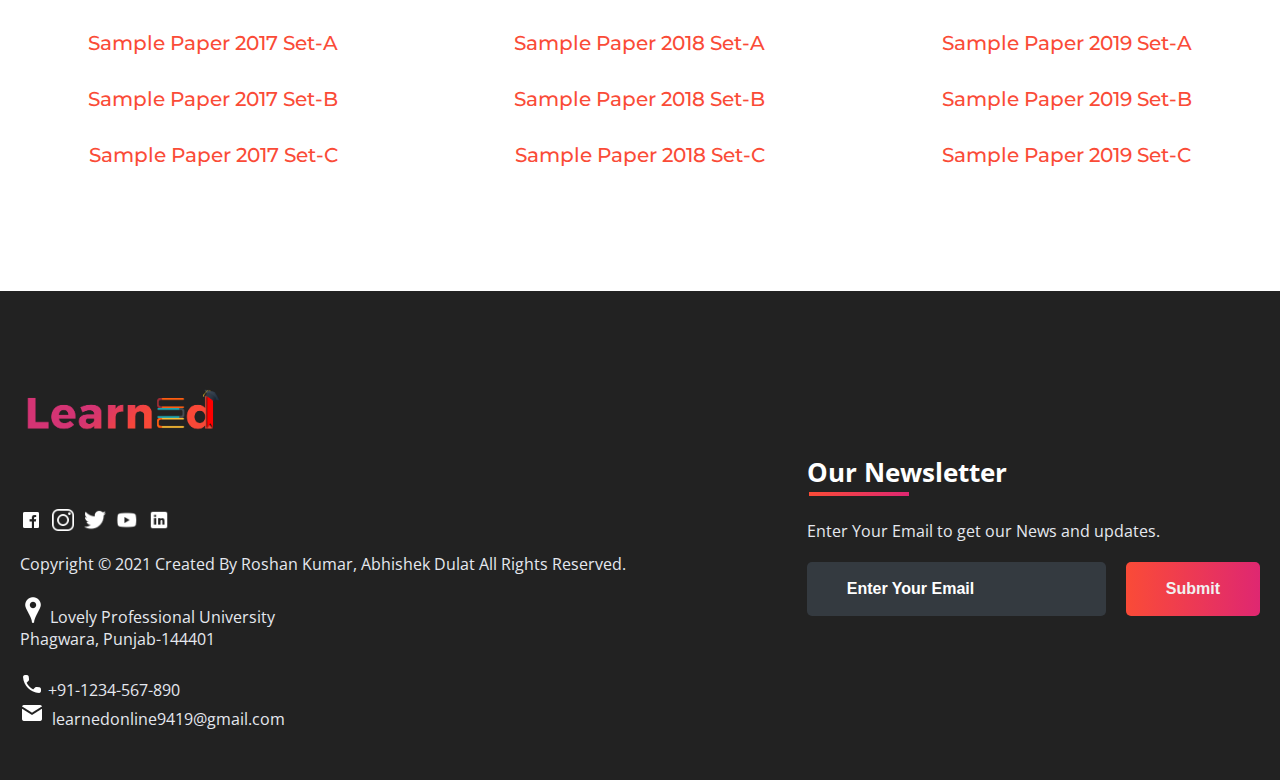
<file: Sync/Task 4/subjects/jee.html>
<!DOCTYPE html>
<html>
<head>
	<link rel="shortcut icon" type="png" href="../images/icon/favicon.png">
	<title>Prepare for JEE Mains & Advanced</title>
	<link rel="stylesheet" type="text/css" href="subjects.css">
	<script type="text/javascript" src="../script.js"></script>
</head>
<body>

	<!-- NAVIGATION -->
	<header>
		<div class="nav" id="nav">
			<div id="learned-logo">
			<a href="../index.html"><img src="../images/icon/logo.png" style="width: 120px;"></a></div>
			<div class="switch-tab" id="switch-tab" onclick="switchTAB()"><img src="../images/icon/menu.png"></div>
			<ul id="list-switch">
				<li><a href="#"><img src="../images/courses/d1.png" class="icon">JEE</a></li>
				<li><a href="gate.html"><img src="../images/courses/paper.png" class="icon">GATE</a></li>
				<li><a href="computer_courses.html"><img src="../images/courses/computer.png" class="icon">Computer Courses</a></li>
				<li><a href="computer_courses.html#data"><img src="../images/courses/data.png" class="icon">Data Structures</a></li>
				<li><a href="computer_courses.html#algo"><img src="../images/courses/algo.png" class="icon">Algorithm</a></li>
				<li><a href="computer_courses.html#projects"><img src="../images/courses/projects.png" class="icon">Projects</a></li>
			</ul>
			<div class="search" id="search-switch">
				<input type="text" placeholder="Search" class="srch"><button id="srchbtn"><img src="../images/icon/search.png"></button>
			</div>
		</div>
	</header>

	<div class="title">
		<span>Prepare for JEE Mains & Advanced<br>on LearnEd</span>
		<div class="shortdesc">
			<p>Learn your basic concepts to prepare for a career in<br>Engineering and Medical fields</p>
		</div>
	</div>

<!-- Quick Links -->
	<div class="course">
		<div class="cbox">
		<div class="det"><a href="https://en.wikipedia.org/wiki/Projectile" target="_blank">Projectile</a></div>
		<div class="det"><a href="https://en.wikipedia.org/wiki/Snell%27s_law" target="_blank">Snell's Law</a></div>
		<div class="det"><a href="https://en.wikipedia.org/wiki/Light" target="_blank">Light</a></div>
		<div class="det"><a href="https://en.wikipedia.org/wiki/Maxwell%27s_equations" target="_blank">Maxwell Equations</a></div>
		<div class="det"><a href="https://en.wikipedia.org/wiki/Laser" target="_blank">LASER</a></div>
		<div class="det"><a href="https://en.wikipedia.org/wiki/Gravity" target="_blank">Gravitation</a></div>
		<div class="det"><a href="https://en.wikipedia.org/wiki/Inertia" target="_blank">Inertia</a></div>
		<div class="det"><a href="https://en.wikipedia.org/wiki/Current" target="_blank">Current</a></div>
		</div>
		<div class="cbox">
		<div class="det"><a href="#organic">Organic Chemistry</a></div>
		<div class="det"><a href="https://en.wikipedia.org/wiki/Thermodynamics" target="_blank">Thermodynamics</a></div>
		<div class="det"><a href="https://en.wikipedia.org/wiki/Chemical_process" target="_blank">Chemical Process</a></div>
		<div class="det"><a href="#physical">Physical Chemistry</a></div>
		<div class="det"><a href="#inorganic">Inorganic Chemistry</a></div>
		<div class="det"><a href="https://en.wikipedia.org/wiki/Periodic_table" target="_blank">Periodic Table</a></div>
		<div class="det"><a href="https://en.wikipedia.org/wiki/Equilibrium" target="_blank">Equilibrium</a></div>
		</div>
		<div class="cbox">
		<div class="det"><a href="#math">Differential</a></div>
		<div class="det"><a href="#math">Calculus</a></div>
		<div class="det"><a href="#math">Algebra</a></div>
		<div class="det"><a href="#math">Trigonometry</a></div>
		<div class="det"><a href="#math">Integration</a></div>
		<div class="det"><a href="#math">Matrices</a></div>
		<div class="det"><a href="#math">Determinants</a></div>
		<div class="det"><a href="#math">Differentiation</a></div>
		</div>
	</div>

	<div class="inbt">
		Accelerate your career with JEE Main & Advanced programs
	</div>

<!-- COURSES AVAILABLE -->
	<div class="ccard">
	<center>
		<div class="ccardbox">
			<div class="dcard">
				<div class="fpart"><img src="../images/courses/organic.jpg"></div>
				<a href="#organic"><div class="spart">2 Courses <img src="../images/icon/dropdown.png"></div></a>
			</div>
			<div class="dcard">
				<div class="fpart"><img src="../images/courses/inorganic.jpg"></div>
				<a href="#inorganic"><div class="spart">5 Courses <img src="../images/icon/dropdown.png"></div></a>
			</div>
			<div class="dcard">
				<div class="fpart"><img src="../images/courses/physical.jpg"></div>
				<a href="#physical"><div class="spart">3 Courses <img src="../images/icon/dropdown.png"></div></a>
			</div>
		</div>
		<div class="ccardbox">
			<div class="dcard">
				<div class="fpart"><img src="../images/courses/physics.jpg"></div>
				<a href="#physics"><div class="spart">6 Courses <img src="../images/icon/dropdown.png"></div></a>
			</div>
			<div class="dcard">
				<div class="fpart"><img src="../images/courses/math.jpg"></div>
				<a href="#math"><div class="spart">2 Courses <img src="../images/icon/dropdown.png"></div></a>
			</div>
			<div class="dcard">
				<div class="fpart"><img src="../images/courses/paper-download.png"></div>
				<a href="#sample_papers"><div class="spart">1 Courses <img src="../images/icon/dropdown.png"></div></a>
			</div>
		</div>
	</center>
	</div>

<!-- VIDEOS SECTION -->
	<div class="title2" id="organic">
		<span>Organic Chemistry</span>
		<div class="shortdesc2">
			<p>Make strong concepts in Organic Chemistry with great tutors...</p>
		</div>
	</div>
	
	<center>
		<div class="ccardbox2">
			<div class="dcard2"><span class="tag" >1/8</span>
				<div class="fpart2"><img src="../images/courses/organic.jpg">
					<iframe src="https://www.youtube.com/embed/bSMx0NS0XfY" frameborder="0" allow="accelerometer; autoplay; encrypted-media; gyroscope; picture-in-picture" allowfullscreen></iframe>
				</div>
			</div>
			<div class="dcard2"><span class="tag" >2/8</span>
				<div class="fpart2"><img src="../images/courses/organic.jpg">
					<iframe src="https://www.youtube.com/embed/bSMx0NS0XfY" frameborder="0" allow="accelerometer; autoplay; encrypted-media; gyroscope; picture-in-picture" allowfullscreen></iframe>
				</div>
			</div>
			<div class="dcard2"><span class="tag" >3/8</span>
				<div class="fpart2"><img src="../images/courses/organic.jpg">
					<iframe src="https://www.youtube.com/embed/bSMx0NS0XfY" frameborder="0" allow="accelerometer; autoplay; encrypted-media; gyroscope; picture-in-picture" allowfullscreen></iframe>
				</div>
			</div>
			<div class="dcard2"><span class="tag" >4/8</span>
				<div class="fpart2"><img src="../images/courses/organic.jpg">
					<iframe src="https://www.youtube.com/embed/bSMx0NS0XfY" frameborder="0" allow="accelerometer; autoplay; encrypted-media; gyroscope; picture-in-picture" allowfullscreen></iframe>
				</div>
			</div>
		
			<div class="dcard2"><span class="tag" >5/8</span>
				<div class="fpart2"><img src="../images/courses/organic.jpg">
					<iframe src="https://www.youtube.com/embed/bSMx0NS0XfY" frameborder="0" allow="accelerometer; autoplay; encrypted-media; gyroscope; picture-in-picture" allowfullscreen></iframe>
				</div>
			</div>
			<div class="dcard2"><span class="tag" >6/8</span>
				<div class="fpart2"><img src="../images/courses/organic.jpg">
					<iframe src="https://www.youtube.com/embed/bSMx0NS0XfY" frameborder="0" allow="accelerometer; autoplay; encrypted-media; gyroscope; picture-in-picture" allowfullscreen></iframe>
				</div>
			</div>
			<div class="dcard2"><span class="tag" >7/8</span>
				<div class="fpart2"><img src="../images/courses/organic.jpg">
					<iframe src="https://www.youtube.com/embed/bSMx0NS0XfY" frameborder="0" allow="accelerometer; autoplay; encrypted-media; gyroscope; picture-in-picture" allowfullscreen></iframe>
				</div>
			</div>
			<div class="dcard2"><span class="tag" >8/8</span>
				<div class="fpart2"><img src="../images/courses/organic.jpg">
					<iframe src="https://www.youtube.com/embed/bSMx0NS0XfY" frameborder="0" allow="accelerometer; autoplay; encrypted-media; gyroscope; picture-in-picture" allowfullscreen></iframe>
				</div>
			</div>
		</div>
	</center>

<br><br>
	<div class="click-me">
		<a href="https://www.youtube.com/watch?v=bSMx0NS0XfY&list=PL8dPuuaLjXtONguuhLdVmq0HTKS0jksS4" target="_blank">Click Here to Watch full playlist</a>
	</div>

<!-- VIDEOS SECTION -->

	<div class="title2" id="inorganic">
		<span>Inorganic Chemistry</span>
		<div class="shortdesc2">
			<p>Make your strong concepts in Inorganic Chemistry...</p>
		</div>
	</div>
	<center>
		<div class="ccardbox2">
			<div class="dcard2"><span class="tag" >1/8</span>
				<div class="fpart2"><img src="../images/courses/inorganic.jpg">
					<iframe src="https://www.youtube.com/embed/2B8CRyfGLo4" frameborder="0" allow="accelerometer; autoplay; encrypted-media; gyroscope; picture-in-picture" allowfullscreen></iframe>
				</div>
			</div>
			<div class="dcard2"><span class="tag" >2/8</span>
				<div class="fpart2"><img src="../images/courses/inorganic.jpg">
					<iframe src="https://www.youtube.com/embed/2B8CRyfGLo4" frameborder="0" allow="accelerometer; autoplay; encrypted-media; gyroscope; picture-in-picture" allowfullscreen></iframe>
				</div>
			</div>
			<div class="dcard2"><span class="tag" >3/8</span>
				<div class="fpart2"><img src="../images/courses/inorganic.jpg">
					<iframe src="https://www.youtube.com/embed/2B8CRyfGLo4" frameborder="0" allow="accelerometer; autoplay; encrypted-media; gyroscope; picture-in-picture" allowfullscreen></iframe>
				</div>
			</div>
			<div class="dcard2"><span class="tag" >4/8</span>
				<div class="fpart2"><img src="../images/courses/inorganic.jpg">
					<iframe src="https://www.youtube.com/embed/2B8CRyfGLo4" frameborder="0" allow="accelerometer; autoplay; encrypted-media; gyroscope; picture-in-picture" allowfullscreen></iframe>
				</div>
			</div>
		
			<div class="dcard2"><span class="tag" >5/8</span>
				<div class="fpart2"><img src="../images/courses/inorganic.jpg">
					<iframe src="https://www.youtube.com/embed/2B8CRyfGLo4" frameborder="0" allow="accelerometer; autoplay; encrypted-media; gyroscope; picture-in-picture" allowfullscreen></iframe>
				</div>
			</div>
			<div class="dcard2"><span class="tag" >6/8</span>
				<div class="fpart2"><img src="../images/courses/inorganic.jpg">
					<iframe src="https://www.youtube.com/embed/2B8CRyfGLo4" frameborder="0" allow="accelerometer; autoplay; encrypted-media; gyroscope; picture-in-picture" allowfullscreen></iframe>
				</div>
			</div>
			<div class="dcard2"><span class="tag" >7/8</span>
				<div class="fpart2"><img src="../images/courses/inorganic.jpg">
					<iframe src="https://www.youtube.com/embed/2B8CRyfGLo4" frameborder="0" allow="accelerometer; autoplay; encrypted-media; gyroscope; picture-in-picture" allowfullscreen></iframe>
				</div>
			</div>
			<div class="dcard2"><span class="tag" >8/8</span>
				<div class="fpart2"><img src="../images/courses/inorganic.jpg">
					<iframe src="https://www.youtube.com/embed/Iuo9PpGE04Y" frameborder="0" allow="accelerometer; autoplay; encrypted-media; gyroscope; picture-in-picture" allowfullscreen></iframe>
				</div>
			</div>
		</div>
	</center>
<br><br>
	<div class="click-me">
		<a href="https://www.youtube.com/watch?v=2B8CRyfGLo4" target="_blank">Click Here to Watch full playlist</a>
	</div>

<!-- VIDEOS SECTION -->

	<div class="title2" id="physical">
		<span>Physical Chemistry</span>
		<div class="shortdesc2">
			<p>Make your strong concepts in Physical Chemistry...</p>
		</div>
	</div>
	<center>
		<div class="ccardbox2">
			<div class="dcard2"><span class="tag" >1/8</span>
				<div class="fpart2"><img src="../images/courses/physical.jpg">
					<iframe src="https://www.youtube.com/embed/2y4cf47I21A" frameborder="0" allow="accelerometer; autoplay; encrypted-media; gyroscope; picture-in-picture" allowfullscreen></iframe>
				</div>
			</div>
			<div class="dcard2"><span class="tag" >2/8</span>
				<div class="fpart2"><img src="../images/courses/physical.jpg">
					<iframe src="https://www.youtube.com/embed/2y4cf47I21A" frameborder="0" allow="accelerometer; autoplay; encrypted-media; gyroscope; picture-in-picture" allowfullscreen></iframe>
				</div>
			</div>
			<div class="dcard2"><span class="tag" >3/8</span>
				<div class="fpart2"><img src="../images/courses/physical.jpg">
					<iframe src="https://www.youtube.com/embed/2y4cf47I21A" frameborder="0" allow="accelerometer; autoplay; encrypted-media; gyroscope; picture-in-picture" allowfullscreen></iframe>
				</div>
			</div>
			<div class="dcard2"><span class="tag" >4/8</span>
				<div class="fpart2"><img src="../images/courses/physical.jpg">
					<iframe src="https://www.youtube.com/embed/2y4cf47I21A" frameborder="0" allow="accelerometer; autoplay; encrypted-media; gyroscope; picture-in-picture" allowfullscreen></iframe>
				</div>
			</div>
		
			<div class="dcard2"><span class="tag" >5/8</span>
				<div class="fpart2"><img src="../images/courses/physical.jpg">
					<iframe src="https://www.youtube.com/embed/2y4cf47I21A" frameborder="0" allow="accelerometer; autoplay; encrypted-media; gyroscope; picture-in-picture" allowfullscreen></iframe>
				</div>
			</div>
			<div class="dcard2"><span class="tag" >6/8</span>
				<div class="fpart2"><img src="../images/courses/physical.jpg">
					<iframe src="https://www.youtube.com/embed/2y4cf47I21A" frameborder="0" allow="accelerometer; autoplay; encrypted-media; gyroscope; picture-in-picture" allowfullscreen></iframe>
				</div>
			</div>
			<div class="dcard2"><span class="tag" >7/8</span>
				<div class="fpart2"><img src="../images/courses/physical.jpg">
					<iframe src="https://www.youtube.com/embed/2y4cf47I21A" frameborder="0" allow="accelerometer; autoplay; encrypted-media; gyroscope; picture-in-picture" allowfullscreen></iframe>
				</div>
			</div>
			<div class="dcard2"><span class="tag" >8/8</span>
				<div class="fpart2"><img src="../images/courses/physical.jpg">
					<iframe src="https://www.youtube.com/embed/2y4cf47I21A" frameborder="0" allow="accelerometer; autoplay; encrypted-media; gyroscope; picture-in-picture" allowfullscreen></iframe>
				</div>
			</div>
		</div>
	</center>
<br><br>
	<div class="click-me">
		<a href="https://youtu.be/2y4cf47I21A" target="_blank">Click Here to Watch full playlist</a>
	</div>


<!-- VIDEOS SECTION -->

	<div class="title2" id="physics">
		<span>Physics</span>
		<div class="shortdesc2">
			<p>Do you think Physics is hard? It's not join this lectures...</p>
		</div>
	</div>
	<center>
		<div class="ccardbox2">
			<div class="dcard2"><span class="tag" >1/8</span>
				<div class="fpart2"><img src="../images/courses/physics.jpg">
					<iframe src="https://www.youtube.com/embed/FYE0YYuAyu0" frameborder="0" allow="accelerometer; autoplay; encrypted-media; gyroscope; picture-in-picture" allowfullscreen></iframe>
				</div>
			</div>
			<div class="dcard2"><span class="tag" >2/8</span>
				<div class="fpart2"><img src="../images/courses/physics.jpg">
					<iframe src="https://www.youtube.com/embed/FYE0YYuAyu0" frameborder="0" allow="accelerometer; autoplay; encrypted-media; gyroscope; picture-in-picture" allowfullscreen></iframe>
				</div>
			</div>
			<div class="dcard2"><span class="tag" >3/8</span>
				<div class="fpart2"><img src="../images/courses/physics.jpg">
					<iframe src="https://www.youtube.com/embed/FYE0YYuAyu0" frameborder="0" allow="accelerometer; autoplay; encrypted-media; gyroscope; picture-in-picture" allowfullscreen></iframe>
				</div>
			</div>
			<div class="dcard2"><span class="tag" >4/8</span>
				<div class="fpart2"><img src="../images/courses/physics.jpg">
					<iframe src="https://www.youtube.com/embed/FYE0YYuAyu0" frameborder="0" allow="accelerometer; autoplay; encrypted-media; gyroscope; picture-in-picture" allowfullscreen></iframe>
				</div>
			</div>
		
			<div class="dcard2"><span class="tag" >5/8</span>
				<div class="fpart2"><img src="../images/courses/physics.jpg">
					<iframe src="https://www.youtube.com/embed/FYE0YYuAyu0" frameborder="0" allow="accelerometer; autoplay; encrypted-media; gyroscope; picture-in-picture" allowfullscreen></iframe>
				</div>
			</div>
			<div class="dcard2"><span class="tag" >6/8</span>
				<div class="fpart2"><img src="../images/courses/physics.jpg">
					<iframe src="https://www.youtube.com/embed/FYE0YYuAyu0" frameborder="0" allow="accelerometer; autoplay; encrypted-media; gyroscope; picture-in-picture" allowfullscreen></iframe>
				</div>
			</div>
			<div class="dcard2"><span class="tag" >7/8</span>
				<div class="fpart2"><img src="../images/courses/physics.jpg">
					<iframe src="https://www.youtube.com/embed/FYE0YYuAyu0" frameborder="0" allow="accelerometer; autoplay; encrypted-media; gyroscope; picture-in-picture" allowfullscreen></iframe>
				</div>
			</div>
			<div class="dcard2"><span class="tag" >8/8</span>
				<div class="fpart2"><img src="../images/courses/physics.jpg">
					<iframe src="https://www.youtube.com/embed/FYE0YYuAyu0" frameborder="0" allow="accelerometer; autoplay; encrypted-media; gyroscope; picture-in-picture" allowfullscreen></iframe>
				</div>
			</div>
		</div>
	</center>
<br><br>
	<div class="click-me">
		<a href="https://youtu.be/FYE0YYuAyu0" target="_blank">Click Here to Watch full playlist</a>
	</div>

<!-- VIDEOS SECTION -->

	<div class="title2" id="math">
		<span>Mathematics</span>
		<div class="shortdesc2">
			<p>Make Maths interesting with our great tutors...</p>
		</div>
	</div>
	<center>
		<div class="ccardbox2">
			<div class="dcard2"><span class="tag" >1/8</span>
				<div class="fpart2"><img src="../images/courses/math.jpg">
					<iframe src="https://www.youtube.com/embed/xxGyTHWrHZg" frameborder="0" allow="accelerometer; autoplay; encrypted-media; gyroscope; picture-in-picture" allowfullscreen></iframe>
				</div>
			</div>
			<div class="dcard2"><span class="tag" >2/8</span>
				<div class="fpart2"><img src="../images/courses/math.jpg">
					<iframe src="https://www.youtube.com/embed/xxGyTHWrHZg" frameborder="0" allow="accelerometer; autoplay; encrypted-media; gyroscope; picture-in-picture" allowfullscreen></iframe>
				</div>
			</div>
			<div class="dcard2"><span class="tag" >3/8</span>
				<div class="fpart2"><img src="../images/courses/math.jpg">
					<iframe src="https://www.youtube.com/embed/xxGyTHWrHZg" frameborder="0" allow="accelerometer; autoplay; encrypted-media; gyroscope; picture-in-picture" allowfullscreen></iframe>
				</div>
			</div>
			<div class="dcard2"><span class="tag" >4/8</span>
				<div class="fpart2"><img src="../images/courses/math.jpg">
					<iframe src="https://www.youtube.com/embed/xxGyTHWrHZg" frameborder="0" allow="accelerometer; autoplay; encrypted-media; gyroscope; picture-in-picture" allowfullscreen></iframe>
				</div>
			</div>
		
			<div class="dcard2"><span class="tag" >5/8</span>
				<div class="fpart2"><img src="../images/courses/math.jpg">
					<iframe src="https://www.youtube.com/embed/xxGyTHWrHZg" frameborder="0" allow="accelerometer; autoplay; encrypted-media; gyroscope; picture-in-picture" allowfullscreen></iframe>
				</div>
			</div>
			<div class="dcard2"><span class="tag" >6/8</span>
				<div class="fpart2"><img src="../images/courses/math.jpg">
					<iframe src="https://www.youtube.com/embed/xxGyTHWrHZg" frameborder="0" allow="accelerometer; autoplay; encrypted-media; gyroscope; picture-in-picture" allowfullscreen></iframe>
				</div>
			</div>
			<div class="dcard2"><span class="tag" >7/8</span>
				<div class="fpart2"><img src="../images/courses/math.jpg">
					<iframe src="https://www.youtube.com/embed/xxGyTHWrHZg" frameborder="0" allow="accelerometer; autoplay; encrypted-media; gyroscope; picture-in-picture" allowfullscreen></iframe>
				</div>
			</div>
			<div class="dcard2"><span class="tag" >8/8</span>
				<div class="fpart2"><img src="../images/courses/math.jpg">
					<iframe src="https://www.youtube.com/embed/xxGyTHWrHZg" frameborder="0" allow="accelerometer; autoplay; encrypted-media; gyroscope; picture-in-picture" allowfullscreen></iframe>
				</div>
			</div>
		</div>
	</center>

<br><br>
	<div class="click-me">
		<a href="https://youtu.be/xxGyTHWrHZg" target="_blank">Click Here to Watch full playlist</a>
	</div>


<!-- SAMPLE PAPERS -->
	<div class="title2" id="sample_papers">
		<span>Sample Papers 2014-19</span>
		<div class="shortdesc2">
			<p>Practice more and more question papers</p>
		</div>
	</div>

	<div class="sample">
		<ul>
			<li><a href="../samplePapers/p1.pdf" target="_blank">Sample Paper 2014 Set-A</a></li>
			<li><a href="../samplePapers/p1.pdf" target="_blank">Sample Paper 2014 Set-B</a></li>
			<li><a href="../samplePapers/p1.pdf" target="_blank">Sample Paper 2014 Set-C</a></li>
		</ul>
		<ul>
			<li><a href="../samplePapers/p1.pdf" target="_blank">Sample Paper 2015 Set-A</a></li>
			<li><a href="../samplePapers/p1.pdf" target="_blank">Sample Paper 2015 Set-B</a></li>
			<li><a href="../samplePapers/p1.pdf" target="_blank">Sample Paper 2015 Set-C</a></li>
		</ul>
		<ul>
			<li><a href="../samplePapers/p1.pdf" target="_blank">Sample Paper 2016 Set-A</a></li>
			<li><a href="../samplePapers/p1.pdf" target="_blank">Sample Paper 2016 Set-B</a></li>
			<li><a href="../samplePapers/p1.pdf" target="_blank">Sample Paper 2016 Set-C</a></li>
		</ul>
	</div>
	<div class="sample lastSample">
		<ul>
			<li><a href="../samplePapers/p1.pdf" target="_blank">Sample Paper 2017 Set-A</a></li>
			<li><a href="../samplePapers/p1.pdf" target="_blank">Sample Paper 2017 Set-B</a></li>
			<li><a href="../samplePapers/p1.pdf" target="_blank">Sample Paper 2017 Set-C</a></li>
		</ul>
		<ul>
			<li><a href="../samplePapers/p1.pdf" target="_blank">Sample Paper 2018 Set-A</a></li>
			<li><a href="../samplePapers/p1.pdf" target="_blank">Sample Paper 2018 Set-B</a></li>
			<li><a href="../samplePapers/p1.pdf" target="_blank">Sample Paper 2018 Set-C</a></li>
		</ul>
		<ul>
			<li><a href="../samplePapers/p1.pdf" target="_blank">Sample Paper 2019 Set-A</a></li>
			<li><a href="../samplePapers/p1.pdf" target="_blank">Sample Paper 2019 Set-B</a></li>
			<li><a href="../samplePapers/p1.pdf" target="_blank">Sample Paper 2019 Set-C</a></li>
		</ul>
	</div>

<!-- FOOTER -->
<footer>
	<div class="footer-container">
		<div class="left-col">
			<img src="../images/icon/logo - Copy.png" style="width: 200px;">
			<div class="logo"></div>
			<div class="social-media">
				<a href="#"><img src="../images/icon\fb.png"></a>
				<a href="#"><img src="../images/icon\insta.png"></a>
				<a href="#"><img src="../images/icon\tt.png"></a>
				<a href="#"><img src="../images/icon\ytube.png"></a>
				<a href="#"><img src="../images/icon\linkedin.png"></a>
			</div><br><br>
			<p class="rights-text">Copyright © 2021 Created By Roshan Kumar, Abhishek Dulat All Rights Reserved.</p>
			<br><p><img src="../images/icon/location.png"> Lovely Professional University<br>Phagwara, Punjab-144401</p><br>
			<p><img src="../images/icon/phone.png"> +91-1234-567-890<br><img src="../images/icon/mail.png">&nbsp; learnedonline9419@gmail.com</p>
		</div>
		<div class="right-col">
			<h1 style="color: #fff">Our Newsletter</h1>
			<div class="border"></div><br>
			<p>Enter Your Email to get our News and updates.</p>
			<form class="newsletter-form">
				<input class="txtb" type="email" placeholder="Enter Your Email">
				<input class="btn" type="submit" value="Submit">
			</form>
		</div>
	</div>
</footer>

</body>
</html>
</file>
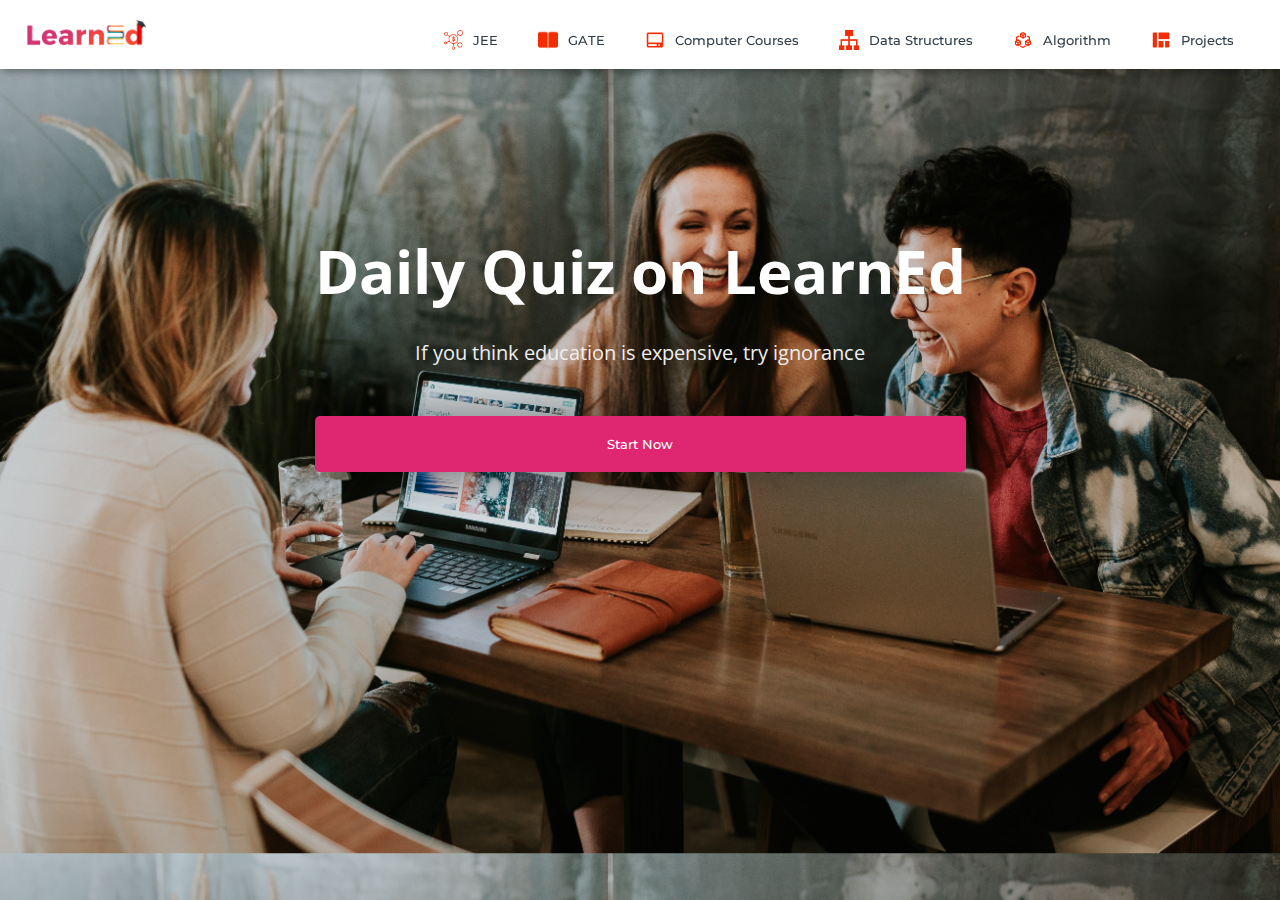
<file: Sync/Task 4/subjects/quiz.html>
<!DOCTYPE html>
<html>
<head>
	<link rel="shortcut icon" type="png" href="../images/icon/favicon.png">
	<title>Quiz on LearnEd</title>
	<link rel="stylesheet" type="text/css" href="quizStyle.css">
	<script type="text/javascript" src="../script.js"></script>
</head>
<body>
	
<!-- NAVIGATION -->
	<header>
		<div class="nav" id="nav">
			<div id="learned-logo">
			<a href="../index.html"><img src="../images/icon/logo.png" style="width: 120px;"></a></div>
			<div class="switch-tab" id="switch-tab" onclick="switchTAB()"><img src="../images/icon/menu.png"></div>
			<ul id="list-switch">
				<li><a href="jee.html"><img src="../images/courses/d1.png" class="icon">JEE</a></li>
				<li><a href="gate.html"><img src="../images/courses/paper.png" class="icon">GATE</a></li>
				<li><a href="computer_courses.html"><img src="../images/courses/computer.png" class="icon">Computer Courses</a></li>
				<li><a href="computer_courses.html#data"><img src="../images/courses/data.png" class="icon">Data Structures</a></li>
				<li><a href="computer_courses.html#algo"><img src="../images/courses/algo.png" class="icon">Algorithm</a></li>
				<li><a href="computer_courses.html#projects"><img src="../images/courses/projects.png" class="icon">Projects</a></li>
			</ul>
			<div class="search" id="search-switch">
				<input type="search" placeholder="Search" class="srch"><button id="srchbtn"><img src="../images/icon/search.png"></button>
			</div>
		</div>
	</header>
	

<!-- MAIN Heading of Page -->
	<div class="title" id="title">
		<span>Daily Quiz on LearnEd</span>
		<div class="shortdesc"><br>
			<p>If you think education is expensive, try ignorance</p>
		</div>
		<button onclick="startquiz()">Start Now</button>
	</div>


<div class="panel" id="panel">
	
	<div class="left-side" id="left">
		<ul>
			<li onclick="quizt(1)">HOME</li>
			<li onclick="quizt(2)">JEE Mains</li>
			<li onclick="quizt(3)">JEE Advanced</li>
			<li onclick="quizt(4)">GATE</li>
			<li onclick="quizt(5)">C/C++</li>
			<li onclick="quizt(6)">Java</li>
			<li onclick="quizt(7)">Python</li>
			<li onclick="quizt(8)">JavaScript</li>
			<li onclick="quizt(9)">Data Structures</li>
			<li onclick="quizt(10)">Algorithm</li>
			<li onclick="quizt(11)">Interview Questions</li>
		</ul>
	</div>

	<div class="right-side" id="right">
		<div id="quiz-container">
			
			<div id="f1"><div class="quiz-frame main-frame"></div></div>

			<div id="f2"><iframe class="quiz-frame" src="https://docs.google.com/forms/d/e/1FAIpQLSe3hXLPuiQGqj1n3IeeAzM8YLNpgJIIk_zfteoEdWka4X3wxQ/viewform?embedded=true" frameborder="0" marginheight="0" marginwidth="0">Loading…</iframe></div>
			
			<div id="f3"><iframe class="quiz-frame" src="https://docs.google.com/forms/d/e/1FAIpQLSeVTLsd_AqZGpbIMnZRm20OKrjjiYSirWBjfCHpWtAsMQU--g/viewform?embedded=true" frameborder="0" marginheight="0" marginwidth="0">Loading…</iframe></div>
			
			<div id="f4"><iframe class="quiz-frame" src="https://docs.google.com/forms/d/e/1FAIpQLSdjSKZhQp5jqqR34zD_uWMtgXr18F9pdK6YqcafLSP6J7VZjw/viewform?embedded=true" frameborder="0" marginheight="0" marginwidth="0">Loading…</iframe></div>

			<div id="f5"><iframe class="quiz-frame" src="https://docs.google.com/forms/d/e/1FAIpQLSdJY55TyVofJF-bNnpNrIrpaEODKcxBNw8C5WFzt8tVZ4edCg/viewform?usp=sf_link"  frameborder="0" marginheight="0" marginwidth="0">Loading…</iframe></iframe></div>
			
			<div id="f6"><iframe class="quiz-frame" src="https://docs.google.com/forms/d/e/1FAIpQLSdHFDm_BakVxro_zJI78OF2OLJpXgDzzaAVMHD9hptWlXBSpA/viewform?embedded=true" frameborder="0" marginheight="0" marginwidth="0">Loading…</iframe></div>
			
			<div id="f7"><iframe class="quiz-frame" src="https://docs.google.com/forms/d/e/1FAIpQLSdgD7yFEJtqpkImDiLAaQ7w9VcsO688gr1V3Gl7FqwM5yXtWQ/viewform?embedded=true" frameborder="0" marginheight="0" marginwidth="0">Loading…</iframe></div>

			<div id="f8"><iframe class="quiz-frame" src="https://docs.google.com/forms/d/e/1FAIpQLSchDBnai_Aup7YFJQegg4z-qoB338p010VgZRxBYDT17xoRew/viewform?embedded=true" frameborder="0" marginheight="0" marginwidth="0">Loading…</iframe></div>

			<div id="f9"><iframe class="quiz-frame" src="https://docs.google.com/forms/d/e/1FAIpQLSfY5oIAz4R9Ty-LBpx7h4th6OJ0-RkrxIlLslRV4NjwwW8_uw/viewform?embedded=true" frameborder="0" marginheight="0" marginwidth="0">Loading…</iframe></div>
			
			<div id="f10"><iframe class="quiz-frame" src="https://docs.google.com/forms/d/e/1FAIpQLSflwS89sG7H98J9vFgFqJgsKaZ5gpq3yUlOiW3up7RQQ-qRnw/viewform?embedded=true" frameborder="0" marginheight="0" marginwidth="0">Loading…</iframe></div>

			<div id="f11"><iframe class="quiz-frame" src="https://docs.google.com/forms/d/e/1FAIpQLSe_aS8-CMNFdUzI1UE73zahC2bmMwJkmB6FJXPIeKbLIBqB4Q/viewform?embedded=true" frameborder="0" marginheiclass="quiz-frame" ght="0" marginwidth="0">Loading…</iframe></div>

		</div>
	</div>

</div>

	<script type="text/javascript" src="../script.js"></script>
</body>
</html>
</file>
<file: Sync/Task 1/style.css>
* {
    margin: 0;
    padding: 0;
    box-sizing: border-box;
  }
  body {
	margin: 0;
	padding: 0;
	font-family: Arial, sans-serif;
	background-image: url('https://www.transparenttextures.com/patterns/black-linen.png');
}
  
  header {
    background-color: #333;
    color: #fff;
    padding: 20px;
  }
  
  nav ul {
    list-style: none;
    display: flex;
  }
  
  nav ul li {
    margin-right: 20px;
  }
  
  nav ul li a {
    color: #fff;
    text-decoration: none;
  }
  
  .hero-image {
    background-image: url('hero.jpg');
    height: 500px;
    background-position: center;
    background-repeat: no-repeat;
    background-size: cover;
    position: relative;
  }
  
  .hero-text {
    text-align: center;
    position: absolute;
    top: 50%;
    left: 50%;
    transform: translate(-50%, -50%);
    color: #fff;
  }
  
  .hero-text h1 {
    font-size: 50px;
  }
  
  .hero-text p {
    margin-top: 20px;
    font-size: 20px;
  }
  
  .hero-text button {
    margin-top: 20px;
    padding: 10px 20px;
    font-size: 18px;
    background-color: #fff;
  }
</file>
<file: Sync/Task 2/css/style.css>
/* importing google fonts */
@import url('https://fonts.googleapis.com/css2?family=Poppins:wght@200;300;400;500;600;700&display=swap');
*{
    margin: 0;
    padding: 0;
    box-sizing: border-box;
    font-family: 'Poppins', sans-serif;
}

body{
    display: flex;
    justify-content: center;
    align-items: center;
    min-height: 100vh;
    background: url('../assets/background.jpg') no-repeat;
    background-size: cover;
    background-position: center;
}


.start_btn,
.info_box,
.quiz_box,
.result_box{
    position: absolute;
    top: 50%;
    left: 50%;
    transform: translate(-50%, -50%);
    box-shadow: 0 0 30px rgba(214, 214, 214, 0.5), 
                0 0 30px rgba(214, 214, 214, 0.5);
    border-radius: 6px;
}

.info_box.activeInfo,
.quiz_box.activeQuiz,
.result_box.activeResult{
    opacity: 1;
    z-index: 5;
    pointer-events: auto;
    transform: translate(-50%, -50%) scale(1);
}

.start_btn button{
    font-size: 25px;
    font-weight: 500;
    color: #fff;
    background: transparent;
    border: 2px solid #fff;
    padding: 15px 30px;
    border-radius: 5px;
    cursor: pointer;
    transition: .5s;
}

.start_btn button:hover {
    background: #1e872f;
    color: #fff;
    border: #1e872f;
}

.info_box{
    width: 540px;
    background: #1B1F33;
    color: #fff;
    border-radius: 5px;
    transform: translate(-50%, -50%) scale(0.9);
    opacity: 0;
    pointer-events: none;
    transition: all 0.3s ease;
}

.info_box .info-title{
    height: 60px;
    width: 100%;
    border-bottom: 1px solid lightgrey;
    display: flex;
    align-items: center;
    padding: 0 30px;
    border-radius: 5px 5px 0 0;
    font-size: 20px;
    font-weight: 600;
}

.info_box .info-list{
    padding: 15px 30px;
}

.info_box .info-list .info{
    margin: 5px 0;
    font-size: 17px;
}

.info_box .info-list .info span{
    font-weight: 600;
    color: #f48c05;
}
.info_box .buttons{
    height: 60px;
    display: flex;
    align-items: center;
    justify-content: flex-end;
    padding: 0 30px;
    border-top: 1px solid lightgrey;
}

.info_box .buttons button{
    margin: 0 5px;
    height: 40px;
    width: 100px;
    font-size: 16px;
    cursor: pointer;
    background: transparent;
    border: 2px solid #fff;
    border-radius: 6px;
    cursor: pointer;
    color: #fff;
    font-weight: 600;
    margin-left: 10px;
    transition: .5s;  
}

.buttons .quit:hover {
    border: #9d0208;
    background: #9d0208;
    color: #fff;
}

.buttons .restart:hover {
    border: #f48c05;
    background: #f48c05;
    color: #fff;
}

.quiz_box{
    width: 550px;
    background: #1B1F33;
    color: #fff;
    border-radius: 5px;
    transform: translate(-50%, -50%) scale(0.9);
    opacity: 0;
    pointer-events: none;
    transition: all 0.3s ease;
}

.quiz_box header{
    position: relative;
    z-index: 2;
    height: 70px;
    padding: 0 30px;
    color: #fff;
    background: #1B1F33;
    border-radius: 5px 5px 0 0;
    display: flex;
    align-items: center;
    justify-content: space-between;
    box-shadow: 0 0 30px rgba(214, 214, 214, 0.5);
}

.quiz_box header .title{
    font-size: 20px;
    font-weight: 600;
}

.quiz_box header .timer{
    background: #f48c05;
    height: 45px;
    padding: 0 8px;
    border-radius: 5px;
    display: flex;
    align-items: center;
    justify-content: space-between;
    width: 145px;
}

.quiz_box header .timer .time_left_txt{
    font-weight: 400;
    font-size: 17px;
    user-select: none;
}

.quiz_box header .timer .timer_sec{
    font-size: 18px;
    font-weight: 500;
    height: 30px;
    width: 45px;
    color: #fff;
    border-radius: 5px;
    line-height: 30px;
    text-align: center;
    background: #343a40;
    border: 1px solid #343a40;
    user-select: none;
}

.quiz_box header .time_line{
    position: absolute;
    bottom: 0px;
    left: 0px;
    height: 3px;
    background: #f48c05;
}

section{
    padding: 25px 30px 20px 30px;
    background: #1B1F33;
}

section .que_text{
    font-size: 25px;
    font-weight: 600;
}

section .option_list{
    padding: 20px 0px;
    display: block;   
}

section .option_list .option{
    background: #f48c05;
    border-radius: 5px;
    padding: 8px 15px;
    font-size: 17px;
    margin-bottom: 15px;
    cursor: pointer;
    transition: all 0.3s ease;
    display: flex;
    align-items: center;
    justify-content: space-between;
}

section .option_list .option:last-child{
    margin-bottom: 0px;
}

section .option_list .option:hover{
    color: #ffffff;
    background: #a76105;
}

section .option_list .option.correct{
    color: #155724;
    background: #d4edda;
    border: 1px solid #c3e6cb;
}

section .option_list .option.incorrect{
    color: #721c24;
    background: #f8d7da;
    border: 1px solid #f5c6cb;
}

section .option_list .option.disabled{
    pointer-events: none;
}

section .option_list .option .icon{
    height: 26px;
    width: 26px;
    border: 2px solid transparent;
    border-radius: 50%;
    text-align: center;
    font-size: 13px;
    pointer-events: none;
    transition: all 0.3s ease;
    line-height: 24px;
}
.option_list .option .icon.tick{
    color: #23903c;
    border-color: #23903c;
    background: #d4edda;
}

.option_list .option .icon.cross{
    color: #a42834;
    background: #f8d7da;
    border-color: #a42834;
}

footer{
    height: 60px;
    padding: 0 30px;
    display: flex;
    align-items: center;
    justify-content: space-between;
    border-top: 1px solid lightgrey;
}

footer .total_que span{
    display: flex;
    user-select: none;
}

footer .total_que span p{
    font-weight: 500;
    padding: 0 5px;
}

footer .total_que span p:first-child{
    padding-left: 0px;
}

footer button{
    height: 40px;
    padding: 0 13px;
    font-size: 18px;
    font-weight: 500;
    cursor: pointer;
    border: none;
    outline: none;
    color: #fff;
    border-radius: 5px;
    background: #f48c05;
    line-height: 10px;
    opacity: 0;
    pointer-events: none;
    transform: scale(0.95);
    transition: .5s;
}

footer button:hover{
    background: #a76105;
}

footer button.show{
    opacity: 1;
    pointer-events: auto;
    transform: scale(1);
}

.result_box{
    background: #1B1F33;
    color: #fff;
    border-radius: 5px;
    display: flex;
    padding: 25px 30px;
    width: 450px;
    align-items: center;
    flex-direction: column;
    justify-content: center;
    transform: translate(-50%, -50%) scale(0.9);
    opacity: 0;
    pointer-events: none;
    transition: all 0.3s ease;
}

.result_box .icon{
    font-size: 100px;
    color: #f48c05;
    margin-bottom: 10px;
}

.result_box .complete_text{
    font-size: 20px;
    font-weight: 600;
}

.result_box .score_text span{
    display: flex;
    margin: 10px 0;
    font-size: 18px;
    font-weight: 400;
}

.result_box .score_text span p{
    padding: 0 4px;
    color: #f48c05;
    font-weight: 600;
}

.result_box .buttons{
    display: flex;
    margin: 20px 0;
}

.result_box .buttons button{
    margin: 0 5px;
    height: 40px;
    width: 130px;
    font-size: 16px;
    cursor: pointer;
    background: transparent;
    border: 2px solid #fff;
    border-radius: 6px;
    cursor: pointer;
    color: #fff;
    font-weight: 600;
    margin-left: 10px;
    transition: .5s;  
}
</file>
<file: Sync/Task 4/style.css>
@import url('https://fonts.googleapis.com/css?family=Montserrat:500&display=swap');
@import url('https://fonts.googleapis.com/css?family=Dancing+Script&display=swap');
@import url('https://fonts.googleapis.com/css?family=Open+Sans&display=swap');

* {
	box-sizing: border-box;
	margin: 0;
	padding: 0;
}

html {
	scroll-behavior: smooth;
}
body {
	background: #FFF;
	font-family: 'Open Sans', sans-serif;
}

header {
	height: 90vh;
	/* background: #000; */
}
.black {
	box-shadow: 0 2px 10px rgba(0, 0, 0, 0.5);
}
nav {
	padding-top: 20px;
	padding-bottom: 20px;
	top: 0;
	position: fixed;
	display: flex;
	width: 100%;
	z-index: 1000;
	background: #fff;
	justify-content: space-around;
	transition: 1.5s;
	align-items: center;
}
nav ul {
	display: flex;
	align-items: center;
}
nav ul li {
	list-style: none;
	margin: 5px 10px;
}
nav ul li a {
	padding: 2px 10px;
	color: #2e2e2e;
	cursor: pointer;
	transition: .5s;
	text-decoration: none;
}
nav ul li a:hover {
	color: #fff;
	border-radius: 5px;
	background: #DF2771;
}
.active {
	color: #fff;
	border-radius: 5px;
	background: #DF2771;
}
.srch {
	padding: 2px 10px;
	display: flex;
	/* align-items: center; */
	justify-content: center;
	/* background: #0066ff; */
	border: 1px solid;
	border-radius: 20px;
}
.srch img {
	width: 25px;
	cursor: pointer;
}
.srch .search {
	/* padding: 2px 10px; */
	outline: none;
	border: none;
	background: transparent;
}

.get-started {
	margin-left: 50px;
	padding: 5px 20px;
	border: 2px solid #DF2771;
	border-radius: 20px;
	text-decoration: none;
	
	transition: .5s;
	background-color: #DF2771;
	color: #fff;
}
.get-started:hover {
	color: #2e2e2e;
	background: #fff;
}
.logo img{
	width: 120px;
	cursor: pointer;
	transition: all 1s;
}

a, button {
	float: left;
	font-family: "Montserrat", sans-serif;
	font-weight: 500;
	font-size: 15px;
	color: #2E3D49;
	display: block;
	text-decoration: none;
	text-align: center;
}
.head-container {
	margin-top: 245px;
	display: flex;
	flex-wrap: wrap;
	align-items: center;
	justify-content: space-around;
}
.quote {
	width: 600px;
	transform: translateY(-50px);
}
.quote h5 {
	margin-top: 20px;
	color: #0009;
	line-height: 20px;
}
.quote p {
	font-size: 50px;
	color: #2e2e2e;
}
.quote .play {
	margin-top: 20px;
	display: flex;
	/* justify-content: center; */
	align-items: center;
}
.quote .play img {
	width: 45px;
	cursor: pointer;
	filter: drop-shadow(0 0 10px #0002);
}
.quote .play span a{
	margin-left: 10px;
	font-size: 20px;
	font-weight: 900;
	color: rgba(0, 0, 0, 0.8);
	cursor: pointer;
}
.svg-image img{
	width: 500px;
	filter: drop-shadow(0 20px 10px rgba(0,0,0,0.2));
}

/* SIDE MENU */
.menu {
	cursor: pointer;
	width: 25px;
	display: none;
}
.side-menu {
	width: 100%;
	height: 100%;
	background: rgba(182, 33, 90, 0.993);
	position: absolute;
	top: 0;
	transition: .8s;
	z-index: 2000;
	transform: translateX(-100%);
}
.side-menu ul {
	margin-top: 35%;
	display: flex;
	flex-direction: column;
	justify-content: center;
	/* background: #FA4B37; */
}
.side-menu ul li {
	list-style: none;
	/* background: #009900; */
	display: flex;
	justify-content: center;
	align-items: center;
	/* border-bottom: 1px solid #fff; */
	/* padding: 10px 0px; */
}
.side-menu ul li:hover a{
	background: #fff;
	color: #DF2771;
}
.side-menu ul li a{
	color: #FFF;
	width: 100%;
	font-size: 1em;
	/* background: #2E3D49; */
	text-decoration: none;
	padding: 15px 0px;
}
.close img{
	float: right;
	width: 35px;
	cursor: pointer;
	margin: 10px;
}
.user {
	display: flex;
	justify-content: center;
	align-items: center;
	margin-top: 10%;
}
.user img {
	width: 60px;
	border-radius: 50%;
	border: 2px solid #fff;
	filter: drop-shadow(0 10px 20px #0004);
	margin-right: 30px;
	cursor: pointer;
}
.user p {
	color: #fff;
	cursor: pointer;
}
.user img, .user p {
	opacity: 1;
}
/*Common things in all sections*/
#about_section, #portfolio_section, #team_section, #services_section, #contactus_section {
	font-family: 'Open Sans', sans-serif;
	color: #2E3D49;
	position: relative;
}
.diffSection {
	width: 100%;
	/*position: relative;*/
	justify-content: center;
	align-items: center;
}
.diffSection .content {
	margin: 10px;
	text-align: center;
	padding: 10px 100px;
	font-size: 1.1em;
}

/*PORTFOLIO*/
.extra {
	width: 100%;
}
.extra p {
	padding: 30px;
	padding-bottom: 150px;
	font-size: 50px;
	text-align: center;
	color: #fff;
	background-image: linear-gradient(rgba(0,0,0,0),rgba(0,0,0,0.7)),url("images/extra/b1.jpg");
	background-size: cover;
	background-attachment: fixed;
	font-family: cursive;
	z-index: -9;
}
.smbox {
	display: flex;
	flex-wrap: wrap;
	transform: translateY(-100px);
	justify-content: center;
}
.smbox span {
	margin: 1%;
	background: #fff;
	box-shadow: inset 0px 0px 25px rgba(0,0,0,0.2),
						0 0 40px rgba(0,0,0,0.3);
	border-radius: 10px;
	padding: 30px 50px;
	cursor: pointer;
}
.smbox span:hover {
	transform: scale(1.3);
	transition: .5s ease;
}
.smbox .data {
	font-size: 80px;
	color: #FA6146;	
}
.smbox .det {
	font-size: 20px;
	color: #272529;
	font-family: cursive;
}

/*Title*/
.title {
	 margin-top: 0px; 
	font-family: 'Open Sans', sans-serif;
	font-size: 30px;
	text-align: center;
	color: #2E3D49;
}

/*ABOUT*/
.about-content {
	width: 100%;
	position: relative;
	justify-content: center;
	flex-wrap: wrap;
	display: flex;
	align-items: center;
}
.about-content .side-text {
	width: 550px;
	padding: 50px 40px;
	background: #fff;
	box-shadow: 2px 0 100px rgba(0,0,0,0.3);
	border-radius: 5px;
	text-align: justify;
	line-height: 22px;
	opacity: 0;
	transform: translateX(-100px);
	transition: 1s ease-in-out;
}
.about-content .side-text-appear {
	opacity: 1;
	transform: translateX(0px);
}
.about-content .side-text h2 {
	padding: 10px;
}
.about-content .side-text p {
	padding: 10px;
}
.about-content .side-image img {
	width: 90%;
	border-radius: 5px;
}
.sideImage {
	transform: translateX(100px);
	opacity: 0;
	transition: .8s ease-in-out;
}
.sideImage-appear {
	opacity: 1;
	transform: translateX(0px);
}

/*POPULAR SUBJECTS*/
.cbox {
	position: relative;
	width: 100%;
	display: inline-flex;
	flex-wrap: wrap;
	justify-content: center;
}
.cbox .det {
	width: 250px;
	height: 80px;
	margin: 10px;
	background: #fff;
	cursor: pointer;
}
.cbox .det a{
	justify-content: space-around;
	width: 250px;
	padding: 28px;
	border-radius: 10px;
	border: 1px solid #FA4B37;
	font-size: 15px;
	color: #272529;
	font-family: cursive;
	text-decoration: none;
}
.cbox .det a:hover {
	background: linear-gradient(to right, #FA4B37, #DF2771);
	color: white;
}
.cbox .det a:hover img{
	filter: brightness(100);
}
.cbox img {
	width: 20px;
	margin-right: 20px;
}

/*TEAM SECTION*/
.totalcard {
	width: 100%;
	display: flex;
	flex-wrap: wrap;
	align-items: center;
	justify-content: center;
	margin-bottom: 50px;
}
.totalcard .card {
	margin: 50px;
	width: 300px;
	border-radius: 10px;
	background: #fff;
}
.totalcard .card{
	box-shadow: inset 0 0 10px rgba(0,0,0,0.4),
					0 0 10px rgba(0,0,0,0.3);
}
.card:nth-child(1){
	border-top: 5px solid green;
}
.card:nth-child(2){
	border-top: 5px solid blue;
}
.card:nth-child(1):hover {
	box-shadow: inset 0px 0px 10px rgba(0,255,0,0.5),
				1px 1px 30px rgba(0,255,0,0.5);
}
.card:nth-child(2):hover {
	box-shadow: inset 0px 0px 10px rgba(0,0,255,0.5),
				1px 1px 30px rgba(0,0,255,0.5);
}
.totalcard .card img {
	width: 100px;
	height: 100px;
	margin-top: 5px;
	cursor: pointer;
	border-radius: 50px;
	transition-duration: .8s;
}
.totalcard .card img:hover {
	transform: scale(3.5);
	border-radius: 0;
	box-shadow: 0 0 20px rgba(0,0,0,0.5);
}
#detail p{
	font-size: 15px;
	line-height: 25px;
	font-variant: small-caps;
	text-align: center;
	margin: 25px;
	margin-bottom: 0px;
	margin-top: 0px;
}
#detail button {
	outline: none;
	border-radius: 10px;
	border-style: none;
	border: 1px solid black;
	padding: 9px 25px;
	cursor: pointer;
	transition-duration: .4s;
}
#detail a {
	bottom: 80px;
	text-decoration: none;
	margin-bottom: 30px;
	margin-top: 20px;
	margin-left: 90px;
	align-self: center;
}
.btn-roshan:hover {
	background: rgba(0,255,0,0.7);
	color: #fff;
}
.btn-roshan2:hover {
	background: rgba(0,0,255,0.5);
	color: #fff;
}
.card-title {
	font-size: 17px;
	color: #343A40;
	padding: 20px;
	font-weight: 700;
}

/*Service Section*/
/*Service Section*/
.service-swipe {
	display: flex;
	flex-wrap: wrap;
	justify-content: center;
	align-items: center;
	background-image: linear-gradient(rgba(0,0,0,0),rgba(0,0,0,0.7)),url("images/extra/b3.jpg");
	background-size: cover;
	background-attachment: fixed;
}
.service-swipe .s-card img {
	width: 100px;
}
.service-swipe a {
	padding: 0;
	margin: 40px 10px;
}
.service-swipe .s-card {
	display: flex;
	justify-content: space-around;
	padding: 10px;
	align-items: center;
	text-align: center;
	width: 350px;
	height: 200px;
	box-shadow: inset 0 0 20px rgba(255,255,255,0.05),
					0 0 50px rgba(0,0,0,0.8);
	border-radius: 5px;
	cursor: pointer;
	transition-duration: .5s;
}
.service-swipe .s-card p {
	color: #f2f2f2;
	font-size: 1.2em;
	font-family: 'Open Sans',sans-serif;
}
.service-swipe .s-card:hover {
	box-shadow: 0 0 50px rgba(255,255,255,0.8);
	transform: translateY(-10px);
}

/*Contact Us Section*/
.csec {
	background: linear-gradient(to right, #FA4B37, #DF2771);
	background-attachment: fixed; 
	position: absolute;
	width: 100%;
	height: 250px;
	top: 200px;
	content: '';
	transform-origin: top right;
	transform: skewY(-10deg);
	z-index: -1;
}
.back-contact {
	margin-top: 0px;
	transform: translateY(-50px);
	display: flex;
	align-items: center;
	justify-content: space-around;
}
.cc {
	height: 400px;
	width: 400px;
	height: 500px;
	border-radius: 10px;
	justify-content: center;
	box-shadow: 1px 1px 20px rgba(0,0,0,0.4);
	background: #fff;
}
.cc form {
	margin: 5%;
	margin-top: 40px;
	width: 90%;
	height: 90%;
}
.cc form label {
	position: absolute;
	color: #2E3D49;
	font-size: 10px;
	font-weight: 800;
}
.cc form input {
	padding: 15px;
	margin-bottom: 10px;
	border-radius: 5px;
	box-shadow: inset 0 0 5px lightgray;
	border: 1px solid rgba(0,0,0,0.2);
	outline: none;
	color: #2E3D49;
	font-weight: 600;
}
.imp {
	color: red;
}
form textarea {
	width: 100%;
	height: 100px;
	box-shadow: inset 0 0 5px lightgray;
	border: 1px solid rgba(0,0,0,0.2);
	border-radius: 5px;
	outline: none;
	color: #2E3D49;
	font-weight: 600;
	padding: 15px;
}
#csubmit {
	margin-top: 20px; 
	background: linear-gradient(to right, #FA4B37, #DF2771);
	border-radius: 5px;
	border-style: none;
	outline: none;
	width: 100%;
	padding: 15px 25px;
	color: #fff;
	font-size: 12px;
	cursor: pointer;
}

/*REVIEW SECTION*/
#makeitfull {
	display: flex;
	justify-content: center;
	transform: translateY(35px);
}
#makeitfull img {
	width: 50px;
}
.review {
	background: #F8F8F8;
	width: 100%;
}
.rev-container {
	padding: 10px 10%;
	display: flex;
	flex-wrap: wrap;
	justify-content: space-around;
}
.rev-container .rev-card {
	/*overflow: hidden;*/
	width: 550px;
	height: 240px;
	margin-bottom: 40px;
	background: #fff;
	display: flex;
	padding: 10px;
	box-shadow: 2px 2px 20px rgba(0,0,0,0.2);
}
.rev-card:hover {
	box-shadow: 1px 1px 5px rgba(0,0,0,0.2);
}
.identity {
	display: flex;
	flex-wrap: wrap;
	justify-content: center;
	padding: 10px;
}
.identity img {
	width: 120px;
	height: 120px;
	transition-duration: .8s;
	border-radius: 50%;
}
.identity img:hover {
	transform: scale(2.2);
	border-radius: 0px;
	box-shadow: 0 0 20px rgba(0,0,0,0.3);
}
.identity p {
	width: 150px;
	font-weight: bold;
	color: #2E3D49;
	text-align: center;
}
.identity h6 {
	width: 150px;
	text-align: center;
}
.identity .rating img {
	width: 12px;
	height: 12px;
	margin-right: 5px;
}
.rev-cont {
	overflow: hidden;
}
.rev-cont #title {
	padding: 10px;
	color: #2E3D49;
	font-weight: bold;
}
.rev-cont #content {
	padding: 10px;
	font-size: .9em;
	color: #2E3D49;
	line-height: 22px;
	text-align: justify;
}


/*FEEDBACK*/
.title2 {
	position: relative;
	margin-top: 150px;
	margin-left: 100px;
}
.title2 span{
	font-weight: 700;
	font-family: 'Open Sans', sans-serif;
	font-size: 30px;
	color: #2E3D49;
}
.title2 .shortdesc2 {
	padding: 10px;
	font-family: 'Open Sans', sans-serif;
	font-size: 15px;
	color: #2E3D49;
	margin-bottom: 10px;
}
.feedbox {
	margin-top: 50px;
	width: 100%;
	display: flex;
	background-image: linear-gradient(rgba(0,0,0,0),rgba(0,0,0,0.7)),url("images/extra/b4.jpg");
	background-size: cover;
	padding: 50px 80px;
	background-attachment: fixed;
}
.feed {
	width: 800px;
	height: 400px;
	position: relative;
	border-radius: 10px;
	justify-content: center;
	box-shadow: inset 0 0 90px rgba(0,0,0,0.6),
					0 0 80px rgba(0,0,0,0.2);
	background: rgba(0,0,0,0.4);
}
.feed form {
	width: 100%;
	height: 100%;
	padding: 20px;
}

.feed form label {
	position: absolute;
	color: #f2f2f2;
	font-size: 10px;
	font-weight: 800;
}
.feed form input, .feed textarea {
	padding: 15px;
	border-radius: 5px;
	box-shadow: inset 0 0 5px lightgray;
	border: 1px solid rgba(0,0,0,0.2);
	outline: none;
	color: #2E3D49;
	background: #fff9;
	font-weight: 600;
}
.feed form input {
	margin-bottom: 15px;
	width: 50%;
}
.feed form .fname {
	width: 25%;
}
.feed form textarea {
	width: 100%;
	height: 100px;
}
.feed #csubmit {
	margin-top: 25px; 
	background: linear-gradient(to right, #FA4B37, #DF2771);
	border-radius: 5px;
	border-style: none;
	outline: none;
	width: 100%;
	padding: 15px 25px;
	color: #fff;
	font-size: 12px;
	cursor: pointer;
}

/*SCROLLING TEXT*/
.marqu {
	text-align: center;
	justify-content: center;
	color: #fff;
	font-size: 20px;
	padding: 10px;
}

/*FOOTER*/
footer {
	color: #E5E8EF;
	background: #000D;
	padding: 50px 0; 
}
footer .footer-container {
	max-width: 1300px;
	margin: auto;
	padding: 0 20px;
	display: flex;
	justify-content: space-between;
	align-items: center;
	flex-wrap: wrap-reverse;
}
footer .social-media img{
	width: 22px;
}
footer .logo {
	width: 180px;
	color: #fff;
}
footer .social-media a{
	margin-right: 10px;
	font-size: 22px;
	text-decoration: none;
}
footer .right-col h1{
	font-size: 26px;
}
footer .border{
	width: 100px;
	height: 4px;
	background: linear-gradient(to right, #FA4B37, #DF2771);
	margin: 2px;
}
footer .newsletter-form {
	display: flex;
	justify-content: center;
	align-items: center;
	flex-wrap: wrap;
}
footer input::placeholder {
  color: white !important;
}
footer .txtb {
	flex: 1;
	padding: 18px 40px;
	font-size: 16px;
	background: #343A40;
	border: none;
	font-weight: 700;
	outline: none;
	border-radius: 5px;
	min-width: 260px;
	margin-top: 20px;
	color: white;
}
footer .btn {
	margin-top: 20px;
	padding: 18px 40px;
	font-size: 16px;
	color: #f1f1f1;
	background: linear-gradient(to right, #FA4B37, #DF2771);
	border: none;
	font-weight: 700;
	outline: none;
	border-radius: 5px;
	margin-left: 20px;
	cursor: pointer;
	transition: opacity .3s linear;	
}
footer .btn:hover {
	opacity: .7;
}

/*PROPERTIES FOR MAKING WEBSITE RESPONSIVE*/
@media screen and (max-width: 960px) {
	.footer-container {
		max-width: 600px;
	}
	.right-col {
		width: 100%;
		margin-bottom: 60px;
	}
	.left-col {
		width: 100%;
		text-align: center;
	}
	.social-media {
		display: flex;
		justify-content: center;
	}
	.logo {
		transition: 1s;
		margin-left: 30%;
	}
	nav ul, .srch, .get-started{
		display: none;
	}
	.menu {
		display: block;
	}
	nav {
		padding-bottom: 20px;
		border-bottom: 1px solid #0005;
		/* position: fixed; */
		/* top: 0; */
	}
	.quote p, .quote h5, .play {
		justify-content: center;
		text-align: center;
	}
	.quote p {
		font-size: 30px;
	}
	.service-container .right-side img {
		width: 90%;
	}
	.title {
		margin-top: 0px;
	}
	
}
@media screen and (max-width: 700px) {
	footer .btn{
		margin: 0;
		width: 100%;
		margin-top: 20px;
	}
	.svg-image img {
		width: 90%;
		margin: 20px;
		/* align-self: center; */
	}
}

@media screen and (max-width: 1000px) {	
	.feedbox form input, .feedbox form .fname{
		width: 100%;
	}
}
</file>
<file: Sync/Task 4/loginStyle.css>
* {
	margin: 0;
	padding: 0;
	font-family: sans-serif;
}

body {
	background-image: linear-gradient(rgba(0,0,0,0),rgba(0,0,0,0.5)),url("images/extra/backwallpaper.jpg");
	background-size: cover;
	background-attachment: fixed;
	display: flex;
	justify-content: center;
}
.logo {
	display: flex;
	justify-content: center;
}
.logo img {
	width: 100px;
}
.form-box
{
	width: 380px;
	height: 500px;
	position: relative;
	margin: 6% auto;
	background: #fff8;
	padding: 5px;
	border-radius: 5px;
	overflow: hidden;
	box-shadow: 0px 0px 100px rgba(0,0,0,0.4);
}

.button-box
{
	width: 220px;
	margin: 35px auto;
	position: relative;
	box-shadow: 0 0 20px 9px rgba(0,0,0,.1);
	border-radius: 30px;
}

.toggle-btn
{
	padding: 10px 30px;
	cursor: pointer;
	background: transparent;
	position: relative;
	border: 0;
	outline: none;
}

#btn
{
	top: 0;
	left: 0;
	position: absolute;
	width: 110px;
	height: 100%;
	background: linear-gradient(to right, #FA4B37, #DF2771);
	border-radius: 30px;
	transition: 0.5s;
}
.social-icons
{
	margin: 30px auto;
	text-align: center;
}
.social-icons img
{
	width: 30px;
	margin: 0 7px;
	cursor: pointer;
	opacity: 0.85;
}

.input-group
{
	top: 180px;
	position: absolute;
	width: 280px;
	transition: .5s;
	font-size: 13px;
	color: #010101;
}
.inp {
	border-bottom: 1px solid rgba(0,0,0,0.4);
	justify-content: center;
}
.inp img{
	width: 20px;
	padding-right: 10px;
}
.input-field
{
	width: 100%;
	padding: 10px 0;
	margin: 5px 0;
	border-left: 0;
	border-right: 0;
	border-top: 0;
	border-bottom: 1px solid rgba(0,0,0,0.4);
	outline: none;
	background: transparent;
	color: rgba(0,0,0);
}
::placeholder { /* Chrome, Firefox, Opera, Safari 10.1+ */
	color: rgba(0,0,0,0.7);
	/*opacity: 1;  Firefox */
}
#register .input-field {
	color: rgba(0,0,0,0.8);
}
.submit-btn
{
	width: 85%;
	padding: 10px 30px;
	cursor: pointer;
	display: block;
	margin: auto;
	background: linear-gradient(to right, #FA4B37, #DF2771);
	color: #fff;
	border: 0;
	outline: none;
	border-radius: 30px;
}

.reg-btn {
	background: lightgray;
}
.check-box
{
	cursor: pointer;
	margin: 30px 10px 30px 0;
}

.instead {
	margin-top: 10px;
}
.instead h3 {
    overflow: hidden;
    text-align: center;
    color: rgba(0,0,0,0.6);
}
.instead h3:before,
.instead h3:after {
    background-color: rgba(0,0,0,0.5);
    content: "";
    display: inline-block;
    height: 1px;
    position: relative;
    vertical-align: middle;
    width: 50%;
}
.instead h3:before {
    right: 0.5em;
    margin-left: -50%;
}
.instead h3:after {
    left: 0.5em;
    margin-right: -50%;
}
span
{
	color: rgba(0,0,0,0.8);
	font-size: 12px;
}

#login
{
	left: 50px;
}
#register
{
	left: 450px;
}

.other {
	display: grid;
	justify-content: center;
	margin-top: 250px;
}

.connect {
	display: flex;
	margin: 10px;
	padding: 0px 30px;
	align-items: center;
	text-align: center;
	justify-content: center;
	border: 1px solid lightgray;
	cursor: pointer;
	outline: none;
	/*border-radius: 10px;*/
	background: #fff3;
}
.connect:hover {
	background: #fff8;
}
.connect img {
	padding: 5px;
	width: 25px;
}
.connect span {
	padding: 10px;
	font-size: 15px;
}
</file>
<file: Sync/Task 4/subjects/subjects.css>
@import url('https://fonts.googleapis.com/css?family=Montserrat:500&display=swap');
@import url('https://fonts.googleapis.com/css?family=Dancing+Script&display=swap');
@import url('https://fonts.googleapis.com/css?family=Open+Sans&display=swap');

* {
	box-sizing: border-box;
	margin: 0;
	padding: 0;
}
html {
	scroll-behavior: smooth;
}
body {
	background: #FFF;
	font-family: 'Open Sans', sans-serif;
}

/*SCROLLBAR Styling*/
::-webkit-scrollbar {
  width: 5px;
}
::-webkit-scrollbar-thumb {
  background: #FA4B37;
  border-radius: 5px;
}
::-webkit-scrollbar-thumb:hover {
  background: #DF2771; 
}

/*NAVIGATION BAR*/
.nav
{
	width: 100%;
	background-color: #fff;
	display: flex;
	flex-wrap: wrap;
	justify-content: space-between;
	align-items: center;
	padding: 20px 2%;
	position: fixed;
	top: 0px;
	z-index: 10;
	box-shadow: 1px 1px 10px rgba(0,0,0,0.5);
}

.nav li, a, button
{
	float: left;
	font-family: "Montserrat", sans-serif;
	font-weight: 500;
	font-size: 13px;
	color: #2E3D49;
	display: block;
	text-decoration: none;
	text-align: center;
}

.nav ul li img {
	width: 20px;
	margin-right: 10px;
	transform: translateY(5px);
	padding-top: 5px;
}

.nav ul li 
{
	list-style: none;
	display: inline-block;
	padding: 0px 20px;
}

.nav ul li a
{
	transition: all 0.3s ease 0s;
}

.nav ul li a:hover
{
	color: #FA4B37;
}

.nav button
{
	padding: 9px 25px;
	background: linear-gradient(to right, #FA4B37, #DF2771);
	color: #fff;
	border: none;
	border-radius: 5px;
	cursor: pointer;
	outline: none;
	transition: all 0.3s ease 0s;
}
#srchbtn {
	padding: 9px 20px;
}
#srchbtn img {
	width: 15px;
	filter: brightness(100);
}
.nav button:hover
{
	opacity: .9;
}
.nav .search
{
	float: right;
}
.nav .search .srch
{
	font-size: 13px;
	width: 300px;
	border: none;
	outline: none;
	border-bottom: 2px solid #FA4B37;
	padding: 9px;
}
.nav .search button
{
	margin-right: 5px;
	float: right;
	margin-left: 10px;
}
.nav .switch-tab {
	cursor: pointer;
	visibility: hidden;
}
.nav .switch-tab img {
	width: 20px;
}
.nav .check-box {
	cursor: pointer;
	visibility: hidden;
}

/*TITLE*/
.title {
	margin-top: 150px;
	margin-left: 100px;
}
.title span{
	font-weight: 700;
	font-family: 'Open Sans', sans-serif;
	font-size: 60px;
	color: #2E3D49;
}
.title .shortdesc {
	padding: 10px;
	font-family: 'Open Sans', sans-serif;
	font-size: 20px;
	color: #2E3D49;
	margin-bottom: 50px;
}

/*Quick Links*/
.course {
	display: grid;
	justify-content: center;
}

.cbox {
	display: inline-flex;
	flex-wrap: wrap;
	justify-content: center;
}
.cbox .det {
	height: 60px;
	margin: 10px;
	background: #fff;
	cursor: pointer;
	border-radius: 50px;
}
.cbox .det a{
	justify-content: space-around;
	width: 100%;
	padding: 20px;
	border-radius: 50px;
	border: 1px solid #FA4B37;
	font-size: 15px;
	color: #272529;
	font-family: cursive;
	text-decoration: none;
}

.cbox .det a:hover{
	background: linear-gradient(to right, #FA4B37, #DF2771);
	color: white;
}

.inbt {
	padding: 10px;
	font-family: 'Open Sans', sans-serif;
	font-size: 30px;
	color: #2E3D49;
	margin: 100px;
	margin-bottom: 50px;
}

/*COURSES AVAILABLE*/
.ccard {
	display: flex;
	flex-wrap: wrap;
	justify-content: center;
	align-items: center;
}
.ccardbox {
	display: flex;
	flex-wrap: wrap;
	justify-content: center;
}

.dcard {
	margin: 10px;
	width: 300px;
	height: 200px;
	background: linear-gradient(to right, #FA4B37, #DF2771);
	border-radius: 10px;
	box-shadow: 0 0 20px rgba(0,0,0,0.4);
}

.dcard .fpart {
	width: inherit;
	height: 150px;
	color: #000;
	text-align: left;
	overflow: hidden;
}
.dcard .fpart img {
	width: 100%;
	height: 100%;
}

.dcard .spart {
	padding: 10px;
	padding-right: 0px;
	color: #fff;
	text-align: left;
	cursor: pointer;
}
.dcard .spart img {
	width: 20px;
	margin-left: 170px;
	cursor: pointer;
	/* transform: rotate(180deg); */
}

.dcard:hover .fpart img{
	transition: .8s ease;
	transform: scale(1.2);
}

/*Small Titles for  Topics*/
.title2 {
	position: relative;
	padding-top: 150px;
	margin-left: 100px;
}
.title2 span{
	font-weight: 700;
	font-family: 'Open Sans', sans-serif;
	font-size: 30px;
	color: #2E3D49;
}
.title2 .shortdesc2 {
	padding: 10px;
	font-family: 'Open Sans', sans-serif;
	font-size: 15px;
	color: #2E3D49;
	margin-bottom: 10px;
}

/*Videos Section*/
.ccardbox2 {
	display: flex;
	justify-content: center;
	flex-wrap: wrap;
}

.dcard2 {
	margin: 20px;
	width: 300px;
	height: 160px;
	background: linear-gradient(to right, #FA4B37, #DF2771);
	border-radius: 10px;
}
.dcard2:hover .fpart2 img {
	display: none;
}
.dcard2 .fpart2 { 
	width: inherit;
	height: 180px;
	background: #000;
	color: #000;
	text-align: left;
	border-top-right-radius: 100px;
	transform: translateY(-19px);
	box-shadow: 0 0 20px rgba(0,0,0,0.4);
	overflow: hidden;
}
.dcard2 .tag {
	position: relative;
	margin-left: 270px;
	top: 10px;
	color: #fff;
}
.dcard2 .fpart2 img {
	width: 100%;
	height: 100%;
}
.fpart2 iframe {
	height: inherit;
	width: inherit;
}

/*Watch Full Playlist*/
.click-me {
	justify-content: center;
	display: flex;
}
.click-me a {
	color: #DF2771;
	text-decoration: none;
	transition-duration: .5s;
	padding: 10px;
}
.click-me a:hover {
	background: #DF2771;
	color: #fff;
}

/*PROJECTS*/
.project-panel {
	/*background: #000;*/
	display: flex;
	flex-wrap: wrap;
	align-items: center;
	justify-content: center;
}
.project-card {
	width: 250px;
	/*height: 220px;*/
	background: #fff;
	margin-right: 10px;
	margin-bottom: 10px;
	border-radius: 5px;
	cursor: pointer;
	box-shadow: 2px 2px 10px rgba(0,0,0,0.3);
}
.project-card img {
	width: inherit;
	/*height: 140px;*/
}
.project-card:hover {
	transform: scale(1.2);
	transition: .5s ease;
}
.project-card:hover .download a{
	visibility: visible;
}
.project-card .info {
	padding: 10px;
}
.project-card .info h4 {
	color: #2E3D49;
}
.project-card .info p {
	font-size: 12px;
}
.download {
	margin-top: 10px;
	display: flex;
	justify-content: center;
}
.download a{
	padding: 5px 10px;
	color: #DF2771;
	font-size: .8em;
	visibility: hidden;
}
.download:hover a{
	transition: .5s ease;
	background: #DF2771;
	color: #fff;
}


/*Sample Papers*/

.sample {
	display: flex;
	align-items: center;
	flex-wrap: wrap;
	justify-content: space-around;
}
.lastSample {
	margin-bottom: 100px;
}
.sample ul {
	margin: 20px;
}

.sample ul li{
	padding: 28px;
	list-style: none;
}

.sample ul li a {
	color: #FA4B37;
	width: 300px;
	font-size: 20px;
}

/*Footer*/

footer {
	color: #E5E8EF;
	background: #000D;
	padding: 50px 0; 
}

footer .footer-container {
	max-width: 1300px;
	margin: auto;
	padding: 0 20px;
	display: flex;
	justify-content: space-between;
	align-items: center;
	flex-wrap: wrap-reverse;
}

footer .social-media img{
	width: 22px;
}

footer .logo {
	width: 180px;
	color: #fff;
	font-family: 'Montserrat', cursive;
}
footer .social-media{
	margin: 20px 0;
}

footer .social-media a{
	color: #001a21;
	margin-right: 10px;
	font-size: 22px;
	text-decoration: none;
}

footer .right-col h1{
	font-size: 26px;
}
footer .border{
	width: 100px;
	height: 4px;
	background: linear-gradient(to right, #FA4B37, #DF2771);
	margin: 2px;
}

footer .newsletter-form {
	display: flex;
	justify-content: center;
	align-items: center;
	flex-wrap: wrap;
}
footer input::placeholder {
  color: white !important;
}
footer .txtb {
	flex: 1;
	padding: 18px 40px;
	font-size: 16px;
	background: #343A40;
	border: none;
	font-weight: 700;
	outline: none;
	border-radius: 5px;
	min-width: 260px;
	margin-top: 20px;
	color: white;
}

footer .btn {
	margin-top: 20px;
	padding: 18px 40px;
	font-size: 16px;
	color: #f1f1f1;
	background: linear-gradient(to right, #FA4B37, #DF2771);
	border: none;
	font-weight: 700;
	outline: none;
	border-radius: 5px;
	margin-left: 20px;
	cursor: pointer;
	transition: opacity .3s linear;	
}

footer .btn:hover {
	opacity: .7;
}


/*For Responsive Website*/
@media screen and (max-width: 960px) {
	.footer-container {
		max-width: 600px;
	}
	.right-col {
		width: 100%;
		margin-bottom: 60px;
	}
	.left-col {
		width: 100%;
		text-align: center;
	}
	.social-media {
		display: flex;
		justify-content: center;
	}
}

@media screen and (max-width: 700px) {
	footer .btn{
		margin: 0;
		width: 100%;
		margin-top: 20px;
	}
}
@media screen and (max-width: 1366px) {
	.search {
		display: none;
		margin-bottom: 10px;
	}
}

@media screen and (max-width: 1000px) {
	.nav ul, .nav .search {
		display: none;
	}
	.nav #learned-logo {
		transition: 1s ease;
		margin-left: 40%;
		transform: scale(1.5);
	}
	.nav ul li{
		width: 100%;
		margin-bottom: 5px;
	}
	.nav .switch-tab {
		visibility: visible;
	}
	.nav .check-box {
		visibility: visible;
	}
	.search {
		visibility: visible;
		margin: 30px;
		margin-top: 0px;
	}
}
</file>
<file: Sync/Task 4/subjects/quizStyle.css>
@import url('https://fonts.googleapis.com/css?family=Montserrat:500&display=swap');
@import url('https://fonts.googleapis.com/css?family=Dancing+Script&display=swap');
@import url('https://fonts.googleapis.com/css?family=Open+Sans&display=swap');

* {
	box-sizing: border-box;
	margin: 0;
	padding: 0;
}
html {
	scroll-behavior: smooth;
}
body {
	background: url(../images/extra/b1.jpg);
	background-size: cover;
	font-family: 'Open Sans', sans-serif;
}

/*Styling SCROLLBAR*/
::-webkit-scrollbar {
  width: 5px;
}
::-webkit-scrollbar-thumb {
  background: #FA4B37;
  border-radius: 5px;
}
::-webkit-scrollbar-thumb:hover {
  background: #DF2771; 
}

/*NAVIGATION BAR*/
.nav
{
	width: 100%;
	background-color: #fff;
	display: flex;
	flex-wrap: wrap;
	justify-content: space-between;
	align-items: center;
	padding: 20px 2%;
	position: fixed;
	top: 0px;
	z-index: 10;
	box-shadow: 1px 1px 10px rgba(0,0,0,0.5);
}

.nav li, a, button
{
	float: left;
	font-family: "Montserrat", sans-serif;
	font-weight: 500;
	font-size: 13px;
	color: #2E3D49;
	display: block;
	text-decoration: none;
	text-align: center;
}

.nav ul li img {
	width: 20px;
	margin-right: 10px;
	transform: translateY(5px);
	padding-top: 5px;
}

.nav ul li 
{
	list-style: none;
	display: inline-block;
	padding: 0px 20px;
}

.nav ul li a
{
	transition: all 0.3s ease 0s;
}

.nav ul li a:hover
{
	color: #FA4B37;
}

.nav button
{
	padding: 9px 25px;
	background: linear-gradient(to right, #FA4B37, #DF2771);
	color: #fff;
	border: none;
	border-radius: 5px;
	cursor: pointer;
	outline: none;
	transition: all 0.3s ease 0s;
}
#srchbtn {
	padding: 9px 20px;
}
#srchbtn img {
	width: 15px;
	filter: brightness(100);
}

.nav button:hover
{
	opacity: .9;
}
.nav .search
{
	float: right;
}
.nav .search .srch
{
	font-size: 13px;
	width: 300px;
	border: none;
	outline: none;
	border-bottom: 2px solid #FA4B37;
	padding: 9px;
}

.nav .search button
{
	margin-right: 5px;
	float: right;
	margin-left: 10px;
}
.nav .switch-tab {
	cursor: pointer;
	visibility: hidden;
}
.nav .switch-tab img {
	width: 20px;
}
.nav .check-box {
	cursor: pointer;
	visibility: hidden;
}

/*TITLE*/
.title {
	margin-top: 18%;
	display: grid;
	justify-content: center;
	align-items: center;
}
.title span{
	font-weight: 700;
	font-family: 'Open Sans', sans-serif;
	font-size: 60px;
	/*color: #2E3D49;*/
	color: #fff;
}
.title .shortdesc {
	font-family: 'Open Sans', sans-serif;
	font-size: 20px;
	color: #efefef;
	margin-bottom: 50px;
	text-align: center;
	/*display: none;*/
}

.title button {
	padding: 20px 2%;
	border: none;
	border-radius: 5px;
	color: #fff;
	background: #DF2771;
	outline: none;
	cursor: pointer;
	box-shadow: 0 0 50px rgba(0,0,0,0.5);
}
.title button:hover {
	box-shadow: 0 0 10px rgba(0,0,0,0.3);
}

/*PANEL*/
.panel {
	display: none;
	width: 100%;
	height: 100vh;
	position: fixed;
}
/*Different Topics Container*/
.left-side {
	background: #FFF;
	height: 100%;
	width: 25%;
	display: flex;
	justify-content: center;
	box-shadow: inset 0 0 20px rgba(0,0,0,0.7),
					0 0 30px rgba(0,0,0,0.5);
}

/*Google Form Container*/
.right-side {
	background: #fff;
	height: 100%;
	width: 75%;
}
.left-side ul {
	margin: 50px;
	margin-top: 150px;
}
.left-side li {
	list-style-type: none;
	cursor: pointer;
	color: #FA4B37;
	font-weight: 700;
	font-size: 1.2em;
	margin-bottom: 20px;
}
.left-side li:hover {
	color: #000;
	font-size: 1.5em;
	font-weight: 900;
	transition: .3s ease-in-out;
}

#quiz-container {
	margin-top: 80px;
	width: 100%;
	height: 100%;
}

.quiz-frame {
	width: 100%;
	height: 95vh;
	border: none;
}
.main-frame {
	background: url(../images/extra/quiz.jpg);
	background-size: cover;
	background-position: center;
}
.main-frame p {
	font-size: 5em;
	font-weight: 900;
	color: #2E3D49;
}


/*For Responsive Website*/
@media screen and (max-width: 1366px) {
	.search {
		display: none;
		margin-bottom: 10px;
	}
}

@media screen and (max-width: 1000px) {
	.nav ul, .nav .search {
		display: none;
	}
	.nav #learned-logo {
		transition: 1s ease;
		margin-left: 40%;
		transform: scale(1.5);
	}
	.nav ul li{
		width: 100%;
		margin-bottom: 5px;
	}
	.nav .switch-tab {
		visibility: visible;
	}
	.nav .check-box {
		visibility: visible;
	}
	.search {
		visibility: visible;
		margin: 30px;
		margin-top: 0px;
	}
}
</file>
